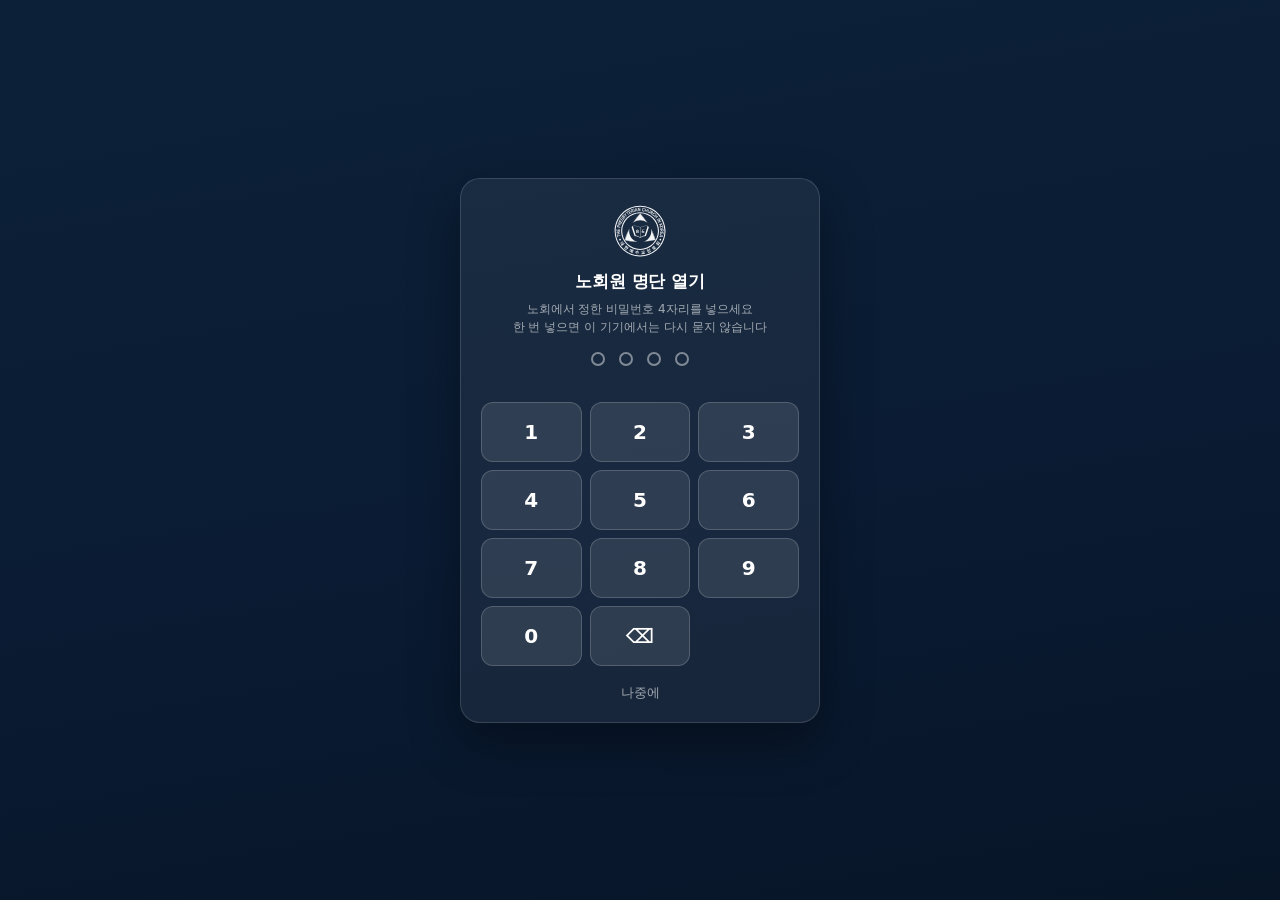
<file: index.html>
<!DOCTYPE html>
<html lang="ko">
<head>
<meta charset="utf-8">
<meta name="viewport" content="width=device-width, initial-scale=1, viewport-fit=cover">
<title>노회 문서 · 대한예수교장로회(백석) 서울강동노회</title>
<meta name="description" content="대한예수교장로회(백석) 서울강동노회의 증명서(재직·소속·개척확인·설립·노회 참석·노회비 납부·목사 안수)와 노회 공문을 만들어 인쇄·PDF·이미지로 받고 드라이브에 보관하는 앱입니다.">
<meta name="robots" content="noindex, nofollow">
<meta name="theme-color" content="#8B1D24">
<link rel="manifest" href="manifest.webmanifest">
<link rel="apple-touch-icon" href="assets/icons/apple-touch-icon-180.png">
<meta name="mobile-web-app-capable" content="yes">
<meta name="apple-mobile-web-app-capable" content="yes">
<meta name="apple-mobile-web-app-title" content="노회 문서">
<link rel="stylesheet" href="assets/app.css?v=98">
<link rel="stylesheet" href="assets/ord.css?v=90">
</head>
<body>

<div class="app">

  <header class="topbar">
    <div class="brand" id="brandHome" role="button" tabindex="0" aria-label="처음 화면으로">
      <span class="eyebrow">대한예수교장로회(백석) · 서울강동노회</span>
      <h1>노회 문서</h1>
    </div>
    <button type="button" class="ghost home" id="homeBtn" aria-label="처음 화면으로">⌂ 홈</button>
    <button type="button" class="ghost" id="installBtn" hidden>앱 설치</button>
  </header>

  <main>


    <!-- ================= 표지 ================= -->
    <section class="view" id="view-cover" hidden>
      <div class="cv-sheet">
        <header class="cv-head">
          <img class="cv-mark" src="assets/logo-white.svg" alt="대한예수교장로회(백석) 엠블럼">
          <div class="cv-org">
            <span class="cv-o1">대한예수교장로회(백석)</span>
            <span class="cv-o2">서울강동노회</span>
          </div>
        </header>
        <i class="cv-rule" aria-hidden="true"></i>

        <div class="cv-core">
          <h2 class="cv-title">노회 문서</h2>
          <p class="cv-lede">노회가 발행하는 증명서와 공문을<br>이 자리에서 바로 뽑습니다</p>

          <button type="button" class="cv-cta" id="cvGo">
            <span>증명서 발급</span>
            <svg class="go" viewBox="0 0 24 24" fill="none" stroke="currentColor" stroke-width="2.2" stroke-linecap="round" stroke-linejoin="round" aria-hidden="true"><path d="M5 12h13M13 6.5 18.5 12 13 17.5"/></svg>
          </button>

          <button type="button" class="cv-cta cv-cta-2" id="cvNotice">
            <span>노회 공문 발급</span>
            <svg class="go" viewBox="0 0 24 24" fill="none" stroke="currentColor" stroke-width="2.2" stroke-linecap="round" stroke-linejoin="round" aria-hidden="true"><path d="M5 12h13M13 6.5 18.5 12 13 17.5"/></svg>
          </button>

          <p class="cv-types" id="cvTypes"></p>
        </div>

        <footer class="cv-foot">
          <button type="button" class="cv-link cv-small" id="cvRoster">노회원 명단</button>
          <button type="button" class="cv-link cv-small" id="cvAdmin">관리자</button>
          <div class="cv-hair" aria-hidden="true"></div>
          <p>서울특별시 광진구 구의강변로3가길 33, 2층</p>
          <p>Tel 02-429-1318<span class="d">·</span>Fax 02-429-1319</p>
          <p class="cv-credit">앱 개발 박재용</p>
        </footer>
      </div>
    </section>

    <!-- ================= 발급하기 ================= -->
    <section class="view" id="view-issue">
      <div class="cv-backrow"><button type="button" class="cv-back" id="coverBtn" aria-label="표지 화면으로">← 표지로</button></div>
      <div class="issue-grid">

        <div class="left-col">
          <form class="card form" id="certForm" autocomplete="off" novalidate>
            <div class="card-head">
              <h2>증명서 정보</h2>
              <button type="button" class="mini" id="resetBtn">입력 초기화</button>
            </div>

            <div class="row2">
              <div class="field">
                <label for="fType">증명서 종류</label>
                <select id="fType"></select>
              </div>
              <div class="field">
                <label for="fPerson">노회원 명단에서 고르기</label>
                <select id="fPerson"><option value="">— 직접 입력 —</option></select>
              </div>
            </div>

            <div class="field">
              <label for="fName"><span id="nameLabel">성명</span> <span class="req">*</span></label>
              <input id="fName" list="peopleList" placeholder="이름을 입력하거나 명단에서 고르세요" enterkeyhint="next">
              <datalist id="peopleList"></datalist>
              <p class="hint" id="nameHint">명단에 있는 이름을 고르면 직분·생년월일·교회·주소가 저절로 채워집니다.</p>
            </div>

            <!-- ===== 목사 안수증 전용 입력 (이 종류를 고를 때만 보인다) ===== -->
            <div class="ord-panel" id="ordPanel" hidden>
              <h3>목사 안수증 — 한글·영문 두 쪽이 함께 나옵니다</h3>
              <div class="row2">
                <div class="field">
                  <label for="fNameEn">영문 성명</label>
                  <input id="fNameEn" placeholder="Kang Junghyun">
                  <p class="hint auto-line" id="fNameEnState"><span class="auto-badge" id="fNameEnBadge">자동</span><span id="fNameEnNote">한글 성명에서 채웁니다.</span> <button type="button" class="mini" id="fNameEnReset" hidden>자동으로</button></p>
                </div>
                <div class="field">
                  <label for="fOrdDocNo">문서번호 번호</label>
                  <input id="fOrdDocNo" placeholder="20250601" inputmode="numeric">
                </div>
              </div>
              <div class="row2">
                <div class="field">
                  <label for="fOrdDate">안수일</label>
                  <input id="fOrdDate" type="date" min="1950-01-01" max="2100-12-31">
                </div>
                <div class="field" id="ordPhotoField">
                  <div id="ordPhotoPicker">
                    <label>증명사진</label>
                    <div class="photo-pick">
                      <div class="thumb" id="ordPhotoThumb">없음</div>
                      <button type="button" class="mini" id="ordPhotoBtn">사진 넣기</button>
                      <button type="button" class="mini" id="ordPhotoList">명단 사진</button>
                      <button type="button" class="mini" id="ordPhotoDel">지우기</button>
                    </div>
                    <input type="file" id="ordPhotoFile" accept="image/*" hidden>
                    <p class="hint" id="ordPhotoHint">사진은 이 기기에만 저장됩니다. 명단에 사진이 있으면 저절로 채워집니다.</p>
                  </div>
                  <p class="hint" id="ordPhotoOffNote" hidden>이 증명서는 관리자 › 종류별 문구에서 <b>사진 표시 — 빼기</b>로 정해 두어 사진을 넣지 않습니다. 넣으려면 거기서 <b>넣기</b>로 바꾸세요.</p>
                </div>
              </div>
              <div class="field">
                <label for="fOrdComm">안수위원 명단(한글)</label>
                <textarea id="fOrdComm" rows="2" placeholder="이름을 쉼표나 줄바꿈으로 나열하세요"></textarea>
              </div>
              <div class="field" id="fOrdCommEnField" hidden>
                <label for="fOrdCommEn">안수위원 명단(영문)</label>
                <textarea id="fOrdCommEn" rows="2" placeholder="Names, separated by commas"></textarea>
                <p class="hint auto-line" id="fOrdCommEnState"><span class="auto-badge" id="fOrdCommEnBadge">자동</span><span id="fOrdCommEnNote">한글 명단에서 사람별로 채웁니다.</span> <button type="button" class="mini" id="fOrdCommEnReset" hidden>자동으로</button></p>
                <p class="hint">관리자에서 ‘영문판에 안수위원 명단 — 넣기’를 고른 때만 영문판에 찍힙니다.</p>
              </div>
            </div>

            <div class="row2">
              <div class="field">
                <label for="fPosition">직분</label>
                <input id="fPosition" list="posList" placeholder="목사">
              </div>
              <div class="field">
                <label for="fBirth">생년월일</label>
                <input id="fBirth" type="date" min="1900-01-01" max="2100-12-31">
              </div>
            </div>

            <div class="field">
              <label for="fChurch">교회명</label>
              <input id="fChurch">
            </div>

            <div class="field ord-hide">
              <label for="fChurchAddr">교회 주소</label>
              <input id="fChurchAddr" placeholder="서울특별시 광진구 구의강변로3가길 33, 상가 2층(구의동)">
            </div>

            <div class="field ord-hide">
              <label for="fAddr">주소(개인)</label>
              <input id="fAddr" placeholder="성명 기준 주소 (비우면 빈칸으로 찍힘)">
            </div>

            <div class="row2 ord-hide">
              <div class="field">
                <label for="fSender">발신처</label>
                <input id="fSender" value="서울강동노회">
              </div>
              <div class="field">
                <label for="fRecipient">수신처</label>
                <input id="fRecipient" placeholder="받는 곳 (비우면 인쇄 안 됨)">
              </div>
            </div>

            <div id="extraBox"></div>

            <details class="adv ord-hide" id="noticeBox">
              <summary>노회 공문 연결 · 문서번호 · 제목</summary>
              <div class="adv-body">
                <div class="field">
                  <label for="fNotice">노회 공문</label>
                  <select id="fNotice"><option value="">— 연결 안 함 —</option></select>
                </div>
                <div class="row2">
                  <div class="field">
                    <label for="fDocNo">문서번호</label>
                    <input id="fDocNo" placeholder="예: 서울강동 제1102603-16호">
                  </div>
                  <div class="field">
                    <label for="fTitle">제목</label>
                    <input id="fTitle" placeholder="예: 제87회(111) 4월 정기노회 소집 건">
                  </div>
                </div>
                <p class="hint">공문을 고르면 문서번호·제목이 그 공문 값으로 들어가고, 발급대장에 공문번호가 함께 기록됩니다.</p>
              </div>
            </details>

            <div class="field">
              <label for="fDate">발급일</label>
              <input id="fDate" type="date">
            </div>

            <details class="adv" id="advBox">
              <summary>증명서 번호 · Internet No.</summary>
              <div class="adv-body">
                <div class="field">
                  <label for="fNo">발급번호 (자동)</label>
                  <input id="fNo" placeholder="제2026-001호" readonly>
                </div>
                <div class="field">
                  <label for="fInet">Internet No.</label>
                  <input id="fInet" placeholder="자동 생성">
                </div>
                <p class="hint">발급번호는 드라이브 발급대장과 이어서 자동으로 올라갑니다. 규칙(접두어·시작번호·자릿수)은 관리자 › 발급번호 설정에서 바꿉니다. Internet No.는 필요하면 고쳐 쓰세요.</p>
              </div>
            </details>

            <details class="adv" id="sealBox">
              <summary>직인</summary>
              <div class="adv-body">
                <div class="seg" id="sealSeg" role="radiogroup" aria-label="직인">
                  <label><input type="radio" name="sealOnOff" value="on" checked><span>직인 찍기</span></label>
                  <label><input type="radio" name="sealOnOff" value="off"><span>직인 없이</span></label>
                </div>
                <div class="seal-slots" id="sealSlots"></div>
                <input type="file" id="sealFile" accept="image/*" hidden>
                <p class="hint">노회장 인·서기 인·노회 사각 인은 기본으로 찍힙니다. 다른 직인 사진을 넣으면 그것으로 바뀌고, 지우면 기본 직인으로 돌아갑니다. 올린 사진은 이 기기 브라우저에만 저장되고 사이트에는 올라가지 않습니다.</p>
              </div>
            </details>

            <p class="warn" id="formWarn" hidden></p>
          </form>

          <div class="actions" id="actionBar">
            <button type="button" class="btn primary" id="btnPrint">인쇄</button>
            <button type="button" class="btn" id="btnPdf">PDF 저장</button>
            <button type="button" class="btn" id="btnPng">이미지 저장</button>
          </div>
          <p class="cloud-chip" id="cloudChip" hidden></p>
          <p class="cloud-hint">발급하면 이 지면이 JPG로 목사님 드라이브 <b>certificate-app › 발급증명서</b>에 저절로 저장되고, 발급대장에 한 줄 남습니다.</p>
        </div>

        <div class="preview-card">
          <div class="preview-head">
            <h2>미리보기 <span class="tag" id="pvTag">A4 1장</span></h2>
            <div class="preview-tools">
              <button type="button" class="mini" id="zoomBtn">크게 보기</button>
            </div>
          </div>

          <div class="paper-host" id="paperHost">
            <!-- ===== A4 지면 ===== -->
            <div class="paper" id="paper" data-sg="1">
              <img class="wm" id="pWm" src="assets/logo-navy.svg" alt="">

              <!-- ===== 위: 머리글 띠 (지면 위에 고정) ===== -->
              <div class="p-top">
                <div class="p-band">
                  <div class="p-brand">
                    <img class="p-mark" id="pMark" src="assets/logo-white.svg" alt="">
                    <div class="hl1" id="pOrgLine" data-cf="org"><span id="pOrg">대한예수교장로회(백석)</span><span class="gap-org" id="pOrgGap"></span><span id="pPresb">서울강동노회</span></div>
                  </div>
                </div>
                <div class="p-sub">
                  <div class="hl2" id="pHq"></div>
                  <div class="hl2" id="pAddrRow" data-cf="presbyteryAddress"><span id="pPostal">(05048)</span> <span id="pNohoeAddr">서울특별시 광진구 구의강변로3가길 33, 2층</span><span class="gap-tel" id="pTelGap"></span><span id="pTel">Tel: 02-429-1318</span><span class="gap-tel" id="pFaxGap"></span><span id="pFax">Fax: 02-429-1319</span></div>
                  <div class="p-holy" id="pHolyline" data-cf="slogan" hidden></div>
                  <i class="p-rule"></i>
                </div>
              </div>

              <!-- ===== 가운데: 번호·제목·항목·본문·날짜·서명부 ===== -->
              <div class="cno" id="pNo">노회(증) 제26-00001호</div>

              <!-- 공문 발신처·수신처 (비어 있으면 그 줄은 찍지 않는다) -->
              <div class="mailhead" id="pMail">
                <div class="mrow" id="pFromRow"><span class="mk">발신처</span><span class="mv" id="pFrom">서울강동노회</span></div>
                <div class="mrow" id="pToRow"><span class="mk">수신처</span><span class="mv" id="pTo"></span></div>
              </div>

              <div class="title"><span id="pTitle" data-cf="typeTitle">소속증명서</span></div>

              <div class="fields" id="pFields"></div>

              <div class="body" id="pBody"></div>

              <div class="date" id="pDate">2026년 11월 25일</div>

              <img class="photo" id="pPhoto" alt="">
              <!-- 증명사진에 걸치는 압인(철인) — 사진을 바꿔치기하지 않았다는 표시 -->
              <img class="p-stamp" id="pStamp" alt="">

              <div class="sign" id="pSignStd">
                <div class="sg1wrap"><div class="sg1"><span id="pSignOrg">대한예수교장로회(백석) 서울강동노회</span><span class="seal-hold seal-hold-org"><img class="seal-org" id="sealOrg" alt=""></span></div></div>
                <div class="sg2wrap">
                  <div class="sg2">
                    <span class="st" id="pSignChairTitle">노회장</span><span class="sn"><span id="pSignChair">이용동</span><span class="seal-hold seal-hold-name"><img class="seal-name" id="sealChair" alt=""></span></span>
                    <span class="st" id="pSignTitle">서기</span><span class="sn"><span id="pSigner">박재용</span><span class="seal-hold seal-hold-name"><img class="seal-name" id="sealSecretary" alt=""></span></span>
                  </div>
                </div>
              </div>

              <!-- 고시 합격·수료·당선 문서 서명부 — 노회명과 그 옆 노회 사각 인,
                   아래에 노회장·책임자 두 줄(당선증은 책임자 한 줄) -->
              <div class="sign sign-head" id="pSignHead" hidden>
                <div class="sg1wrap" id="pHeadOrgWrap"><div class="sg1"><span id="pHeadOrg">대한예수교장로회(백석) 서울강동노회</span><span class="seal-hold seal-hold-org"><img class="seal-org" id="sealHeadSq" alt="노회 사각 인"></span></div></div>
                <div class="sg2wrap">
                  <div class="sg2">
                    <span class="st" id="pHeadChairTitle">노회장</span><span class="sn" id="pHeadChairCell"><span id="pHeadChairName">이용동 목사</span></span>
                    <span class="st" id="pHeadDocTitle">교육부장</span><span class="sn" id="pHeadDocCell"><span id="pHeadDocName"></span></span>
                  </div>
                </div>
              </div>

              <!-- ===== 아래: 지면 바닥에 고정 ===== -->
              <div class="p-bottom">
                <div class="band" hidden><img src="assets/band.png" alt=""></div>
                <div class="inet">(Internet No) <span id="pInet">NBDF191948314</span></div>
                <div class="p-qrrow">
                  <div class="note" id="pNoteLine" data-cf="note1">본 증명서의 진위 여부는 대한예수교장로회(백석) 서울강동노회로 문의하시기 바랍니다 발급일로부터 90일까지 유효합니다</div>
                  <img class="p-qr" id="pQr" alt="진위 확인 QR">
                </div>
              </div>
              <div class="p-foot"><span class="p-footline" id="pContact"></span></div>
            </div>
            <!-- ===== /A4 지면 ===== -->

            <!-- ===== 목사 안수증 지면(한글 1쪽 + 영문 1쪽) ===== -->
            <div id="ordPapers">
              <p class="ord-cap">한글판</p>
              <div class="paper ord" id="ordKo" data-lang="ko">
                <img class="od-frame" src="assets/ord-frame.svg" alt="">
                <div class="od-inner">
                  <img class="od-wm" id="odKoWm" src="assets/logo-watermark.svg" alt="">
                  <div class="od-no" id="odKoNo"></div>
                  <div class="od-title" id="odKoTitle"></div>
                  <div class="od-photo" id="odKoPhotoBox" data-empty="1">
                    <img id="odKoPhoto" alt="증명사진"><span class="ph-ph" id="odKoPhPh">증명사진</span>
                  </div>
                  <img class="od-stamp" id="odKoStamp" src="assets/seals/stamp-emblem-ink.png" alt="" hidden>
                  <div class="od-lines" id="odKoLines">
                    <div class="od-line"><span class="od-lb" id="odKoLbName"></span><span class="od-cl">:</span><span class="od-vl" id="odKoName"></span></div>
                    <div class="od-line"><span class="od-lb" id="odKoLbBirth"></span><span class="od-cl">:</span><span class="od-vl" id="odKoBirth"></span></div>
                  </div>
                  <div class="od-body" id="odKoBody"></div>
                  <div class="od-comm" id="odKoComm"><span class="od-lb" id="odKoCommLb"></span><span class="od-nm" id="odKoCommNm"></span></div>
                  <div class="od-date" id="odKoDate"></div>
                  <div class="od-org" id="odKoOrg"></div>
                  <div class="od-sign">
                    <div class="od-sg"><span class="st" id="odKoChairT"></span><span class="sn" id="odKoChairN"></span></div>
                    <div class="od-sg"><span class="st" id="odKoSecT"></span><span class="sn" id="odKoSecN"></span></div>
                  </div>
                  <div class="od-seal sq" id="odKoSealSq"><img alt="노회 사각 인"></div>
                  <div class="od-seal r1" id="odKoSealR1"><img alt="노회장 인"></div>
                  <div class="od-seal r2" id="odKoSealR2"><img alt="서기 인"></div>
                  <img class="od-qr" id="odKoQr" alt="진위 확인 QR">
                  <div class="od-inet" id="odKoInet"></div>
                </div>
              </div>

              <p class="ord-cap gap">영문판</p>
              <div class="paper ord" id="ordEn" data-lang="en">
                <img class="od-frame" src="assets/ord-frame.svg" alt="">
                <div class="od-inner">
                  <img class="od-wm" id="odEnWm" src="assets/logo-watermark.svg" alt="">
                  <div class="od-no" id="odEnNo"></div>
                  <div class="od-title" id="odEnTitle"></div>
                  <div class="od-photo" id="odEnPhotoBox" data-empty="1">
                    <img id="odEnPhoto" alt="Photo"><span class="ph-ph" id="odEnPhPh">PHOTO</span>
                  </div>
                  <img class="od-stamp" id="odEnStamp" src="assets/seals/stamp-emblem-ink.png" alt="" hidden>
                  <div class="od-lines" id="odEnLines">
                    <div class="od-line"><span class="od-lb" id="odEnLbName"></span><span class="od-cl">:</span><span class="od-vl" id="odEnName"></span></div>
                    <div class="od-line"><span class="od-lb" id="odEnLbBirth"></span><span class="od-cl">:</span><span class="od-vl" id="odEnBirth"></span></div>
                  </div>
                  <div class="od-body" id="odEnBody"></div>
                  <div class="od-comm" id="odEnComm" hidden><span class="od-lb" id="odEnCommLb"></span><span class="od-nm" id="odEnCommNm"></span></div>
                  <div class="od-date" id="odEnDate"></div>
                  <div class="od-org" id="odEnOrg"></div>
                  <div class="od-sign">
                    <div class="od-sg"><span class="st" id="odEnChairT"></span><span class="sn" id="odEnChairN"></span></div>
                    <div class="od-sg"><span class="st" id="odEnSecT"></span><span class="sn" id="odEnSecN"></span></div>
                  </div>
                  <div class="od-seal sq" id="odEnSealSq"><img alt="Presbytery seal"></div>
                  <div class="od-seal r1" id="odEnSealR1"><img alt="Chairman seal"></div>
                  <div class="od-seal r2" id="odEnSealR2"><img alt="Secretary seal"></div>
                  <img class="od-qr" id="odEnQr" alt="Verify QR">
                  <div class="od-inet" id="odEnInet"></div>
                </div>
              </div>
            </div>
            <!-- ===== /목사 안수증 지면 ===== -->
          </div>

          <p class="pv-foot">지면은 인쇄 용지에 맞춰 A4 한 장으로 나옵니다.</p>
        </div>
      </div>
    </section>

    <!-- ================= 노회 공문 작성 =================
         문구·직인·워터마크 농도·문서번호 규칙은 '공문 관리자'(view-notice-admin)에서 고칩니다.
         이 화면은 글을 쓰고 파일을 붙이고 지면을 만들고 저장하는 문서 작성 페이지입니다. -->
    <section class="view" id="view-notice" hidden>
      <div class="nt-head">
        <button type="button" class="cv-back" id="ntCoverBtn">← 표지로</button>
        <div class="nt-headright">
          <span class="nt-badge" id="ntDraftBadge" hidden>이어 쓰는 중</span>
          <button type="button" class="cv-back nt-adminlink" id="ntAdminBtn">공문 관리자</button>
        </div>
      </div>

      <div class="nt-grid">

        <!-- ---------- 지면 미리 보기 (모바일에서는 이 칸이 먼저) ---------- -->
        <div class="nt-prev">
          <div class="preview-head">
            <h2>미리 보기 <span class="tag" id="ntPageTag">A4 1장</span></h2>
            <div class="preview-tools">
              <button type="button" class="mini" id="ntCopyBtn">전체 텍스트 복사</button>
              <button type="button" class="mini" id="ntZoomBtn">크게 보기</button>
            </div>
          </div>
          <div class="nt-host" id="ntHost"><div class="nt-pages" id="ntPages"></div></div>
          <p class="pv-foot">지면의 글자를 누르면 그 칸으로 옮겨 갑니다.</p>
        </div>

        <!-- ---------- 작성 ---------- -->
        <div class="nt-form">
          <form class="card form" id="ntForm" autocomplete="off" novalidate>
            <div class="card-head">
              <h2>공문 내용</h2>
              <button type="button" class="mini" id="ntNewBtn">새 공문</button>
            </div>

            <div class="row2">
              <div class="field">
                <label for="ntNo">문서번호</label>
                <input id="ntNo" data-nt="no">
              </div>
              <div class="field">
                <label for="ntDate">시행일자</label>
                <input id="ntDate" type="date" min="2000-01-01" max="2100-12-31" data-nt="date">
              </div>
            </div>

            <div class="field">
              <label for="ntTo">수신 <small class="hint-inline">(엔터로 한 줄에 한 사람씩)</small></label>
              <textarea id="ntTo" data-nt="recipient" rows="2" placeholder="예: 전 노회원(강도사 및 전도사 포함)&#10;각 교회 담임목사님"></textarea>
              <p class="hint">여러 줄로 적으면 지면에 수 신 줄부터 이어서 찍히고, 빈 줄은 인쇄되지 않습니다.</p>
            </div>

            <div class="field">
              <label for="ntTitle">제목</label>
              <input id="ntTitle" data-nt="title" placeholder="예: 제87회(111) 정기노회 소집 건">
            </div>

            <div class="field">
              <label for="ntBody">본문 <small class="hint-inline" id="ntBodyCount">0자</small></label>
              <textarea id="ntBody" data-nt="body" rows="16" placeholder="공문 본문을 적으세요.&#10;'1.' '1)' '가)' '* ' 처럼 번호를 쓰면 4mm씩 들여 씁니다."></textarea>
              <p class="hint" id="ntBodyHint">여기에 직접 타이핑하면 지면에 그대로 찍힙니다. 한 장을 넘으면 다음 장으로 넘어가고, 장마다 머리글·서명부·문서정보가 반복됩니다.</p>
            </div>

            <details class="adv" id="ntSignBox">
              <summary>발신명의 · 일자</summary>
              <div class="adv-body">
                <div class="row2">
                  <div class="field"><label for="ntChair">노회장</label><input id="ntChair" data-nt="chair" placeholder="황명구목사"></div>
                  <div class="field"><label for="ntSigner">서기</label><input id="ntSigner" data-nt="secretary" placeholder="박재용목사"></div>
                </div>
                <div class="field">
                  <label for="ntRefDate">서명부에 찍히는 일자 <small class="hint-inline">(비우면 시행일자와 같게)</small></label>
                  <input id="ntRefDate" data-nt="refDate" placeholder="2026년 03 월 23 일">
                </div>
              </div>
            </details>

            <div class="nt-attach">
              <div class="nt-attach-head">
                <b>본문에 파일 내용 넣기 <small class="hint-inline">(보조)</small></b>
                <span id="ntFileInfo">고른 파일 없음</span>
              </div>
              <p class="hint" style="margin:0 0 9px">직접 쓴 본문이 있으면 그대로 두고 파일 내용이 <b>뒤에 덧붙습니다</b>(본문이 비어 있으면 파일 내용이 본문이 됩니다). 텍스트(.txt·.md)·엑셀(.xlsx·.xls)·CSV를 읽고, 고른 원본 파일은 드라이브 <b>노회공문</b> 폴더에도 함께 남깁니다.</p>
              <div class="nt-attach-acts">
                <button type="button" class="mini" id="ntFileBtn">파일 고르기</button>
                <button type="button" class="mini" id="ntFileUndo" hidden>본문 되돌리기</button>
              </div>
              <input type="file" id="ntFile" accept=".txt,.md,.csv,.xlsx,.xls,text/plain,text/csv" hidden>
            </div>
          </form>

          <div class="actions nt-actions" id="ntActions">
            <button type="button" class="btn primary" id="ntPdfBtn">PDF 저장</button>
            <button type="button" class="btn" id="ntJpgBtn">이미지 저장</button>
            <button type="button" class="btn" id="ntPrintBtn">인쇄</button>
          </div>

          <button type="button" class="btn primary nt-drive" id="ntSaveBtn">드라이브에 저장</button>
          <p class="cloud-chip" id="ntChip" hidden></p>
          <p class="cloud-hint">저장하면 지면 PDF와 고른 첨부 원본이 목사님 드라이브 <b>노회공문</b> 폴더에 남고, 서버 <b>노회공문</b> 탭에 한 줄 기록됩니다.</p>
          <div class="nt-past">
            <button type="button" class="cv-link nt-pastbtn" id="ntPastBtn">지난 공문 불러오기 · PDF로 보기 →</button>
          </div>
        </div>

      </div>
    </section>

    <!-- ================= 공문 관리자 (작성 페이지와 분리된 설정 화면) ================= -->
    <section class="view" id="view-notice-admin" hidden>
      <div class="nt-head">
        <button type="button" class="cv-back" id="ntaBackBtn">← 노회 공문 작성</button>
        <span class="nt-badge2">공문 관리자</span>
      </div>

      <div class="fmt-wrap">
        <div class="card fmt">
          <div class="card-head">
            <h2>공문 서식 <span class="cnt">지면에 찍히는 글자</span></h2>
            <button type="button" class="mini" id="ntaReset">기본값 복원</button>
          </div>
          <p class="hint" style="margin:-4px 2px 12px">여기서 고친 글자·직인·농도는 이 기기의 공문 지면에 바로 반영됩니다.</p>

          <h3 class="fmt-h">머리글</h3>
          <div class="row2">
            <div class="field"><label for="ntaOrg">교단명</label><input id="ntaOrg" data-nta="org"></div>
            <div class="field"><label for="ntaPresb">노회명</label><input id="ntaPresb" data-nta="presbytery"></div>
          </div>
          <div class="field"><label for="ntaSlogan">표어</label><input id="ntaSlogan" data-nta="slogan"></div>

          <h3 class="fmt-h">서명부</h3>
          <div class="row2">
            <div class="field"><label for="ntaChair">노회장</label><input id="ntaChair" data-nta="chair"></div>
            <div class="field"><label for="ntaSigner">서기</label><input id="ntaSigner" data-nta="secretary"></div>
          </div>
          <div class="seg" id="ntaSealSeg" role="radiogroup" aria-label="직인">
            <label><input type="radio" name="ntaSeal" value="on"><span>직인 찍기</span></label>
            <label><input type="radio" name="ntaSeal" value="off"><span>직인 없이</span></label>
          </div>
          <div class="seal-slot" style="margin:2px 0 4px">
            <div class="seal-thumb" id="ntaSealThumb">기본</div>
            <div class="seal-acts">
              <button type="button" class="mini" id="ntaSealBtn">직인 사진 넣기</button>
              <button type="button" class="mini" id="ntaSealDel">기본으로</button>
            </div>
          </div>
          <input type="file" id="ntaSealFile" accept="image/*" hidden>
          <p class="hint" style="margin:4px 2px 0">기본 직인은 노회 사각 인입니다. 다른 사진을 넣으면 그것으로 바뀌고, 지우면 기본으로 돌아갑니다. 사진은 이 기기에만 저장됩니다.</p>

          <h3 class="fmt-h">성구 · 로고</h3>
          <div class="field"><label for="fmSlogan">성구 문구 <small class="hint-inline">(비우면 빠짐)</small></label><input id="fmSlogan" data-fmt="slogan" placeholder="“사랑을 심고, 사랑을 꽃피우는 노회” 엡4:15"></div>
          <div class="field">
            <label for="fmRuleColor">가로선 색 <small class="hint-inline">(기본 고동색)</small></label>
            <input id="fmRuleColor" type="color" data-fmt="ruleColor" value="#1B3A5A">
          </div>
          <div class="field">
            <label for="fmLogoSize">머리글 로고 크기</label>
            <select id="fmLogoSize" data-fmt="logoSize">
              <option value="13">작게 (13mm)</option>
              <option value="16">보통 (16mm)</option>
              <option value="19">크게 (19mm)</option>
            </select>
          </div>

          <h3 class="fmt-h">워터마크</h3>
          <div class="seg nt-wmseg" id="ntaWmSeg" role="radiogroup" aria-label="노회 로고 워터마크 농도">
            <label><input type="radio" name="ntaWm" value="4"><span>옅게 4%</span></label>
            <label><input type="radio" name="ntaWm" value="6"><span>보통 6%</span></label>
            <label><input type="radio" name="ntaWm" value="10"><span>진하게 10%</span></label>
            <label><input type="radio" name="ntaWm" value="0"><span>없음</span></label>
          </div>

          <h3 class="fmt-h">발신 연락</h3>
          <div class="row2">
            <div class="field"><label for="ntaPostal">우편번호</label><input id="ntaPostal" data-nta="postal"></div>
            <div class="field"><label for="ntaTel">전화</label><input id="ntaTel" data-nta="tel"></div>
          </div>
          <div class="field"><label for="ntaAddr">주소</label><input id="ntaAddr" data-nta="address"></div>
          <div class="field"><label for="ntaEmail">E-mail</label><input id="ntaEmail" data-nta="email"></div>
          <div class="field"><label for="ntaRuleColor">가로선 색 <small class="hint-inline">(기본 고동색)</small></label><input id="ntaRuleColor" type="color" data-nta="ruleColor" value="#1B3A5A"></div>
          <div class="field"><label for="ntaDisclosure">공개 구분 <small class="hint-inline">(지면 아래 시행일자 옆)</small></label><input id="ntaDisclosure" data-nta="disclosure" placeholder="공개"></div>

          <h3 class="fmt-h">붙임 표기</h3>
          <div class="seg" role="radiogroup" aria-label="붙임 표기">
            <label><input type="radio" name="ntaAttach" value="on"><span>붙임 찍기</span></label>
            <label><input type="radio" name="ntaAttach" value="off"><span>붙임 없이</span></label>
          </div>
          <div class="field"><label for="ntaAttachNote">첨부가 없을 때 문구 <small class="hint-inline">(비우면 줄 자체를 뺍니다)</small></label><input id="ntaAttachNote" data-nta="attachNote" placeholder="예: 붙임 : 1부"></div>
          <p class="hint" style="margin:-2px 2px 4px">파일을 붙이면 그 파일 이름이 <b>붙임 : 파일이름 1부</b>로 본문 끝에 들어갑니다.</p>

          <h3 class="fmt-h">문서번호 규칙</h3>
          <div class="row2">
            <div class="field"><label for="ntaNoPrefix">접두어</label><input id="ntaNoPrefix" data-nta="noPrefix" placeholder="서울강동 제"></div>
            <div class="field"><label for="ntaNoNext">다음 번호</label><input id="ntaNoNext" data-nta="noNext" placeholder="1102603-17"></div>
          </div>
          <p class="hint" id="ntaNoPreview" style="margin:2px 2px 10px">다음 문서번호: —</p>
          <div class="fmt-actions"><button type="button" class="btn primary" id="ntaSave">서식 저장</button></div>
        </div>

        <div class="card fmt">
          <div class="card-head">
            <h2>공문 목록 <span class="cnt" id="ntaCnt">—</span></h2>
            <button type="button" class="mini" id="ntaReload">새로 고침</button>
          </div>
          <div class="hfilter">
            <input type="search" id="ntaQ" placeholder="제목·문서번호·수신으로 찾기">
            <select id="ntaYear"><option value="">전체 연도</option></select>
          </div>
          <p class="hstate" id="ntaState" hidden></p>
          <div class="hlist nt-list" id="ntaList"></div>
        </div>

        <div class="card fmt">
          <div class="card-head"><h2>드라이브 저장</h2></div>
          <p class="hint" style="margin:-4px 2px 10px">공문 지면 PDF와 첨부 원본은 목사님 드라이브 <b>certificate-app › 노회공문</b> 폴더에 저장되고, 서버 <b>노회공문</b> 탭에 한 줄 남습니다.</p>
          <p class="hint" id="ntaKeyState" style="margin:0 2px 10px;color:#0e2442;font-weight:600">연결 상태 확인 중…</p>
          <div class="field"><label for="ntaKeyInput">연결 키 (40자)</label><input id="ntaKeyInput" autocomplete="off" spellcheck="false" placeholder="증명서 발급 › 관리자 › 드라이브 연결과 같은 키"></div>
          <div class="fmt-actions">
            <button type="button" class="btn primary" id="ntaKeySave">연결 저장</button>
            <button type="button" class="btn" id="ntaListLoad">공문 목록 불러오기</button>
          </div>
        </div>
      </div>
    </section>

    <!-- ================= 발급 이력 ================= -->
    <section class="view" id="view-history" hidden>
      <div class="card history">
        <div class="card-head">
          <h2>발급 이력 <span class="cnt" id="hCnt">—</span></h2>
          <button type="button" class="mini" id="hXlsx">엑셀로 받기</button>
        </div>

        <div class="hfilter">
          <input type="search" id="hSearch" placeholder="이름·제목·번호로 찾기" enterkeyhint="search">
          <select id="hType"><option value="">전체 종류</option></select>
          <select id="hPeriod">
            <option value="all">전체 기간</option>
            <option value="this">이번 달</option>
            <option value="last">지난달</option>
            <option value="custom">직접 지정</option>
          </select>
        </div>
        <div class="hcustom" id="hCustom" hidden>
          <input type="date" id="hFrom" aria-label="시작일"> <span>~</span> <input type="date" id="hTo" aria-label="끝일">
        </div>

        <p class="hstate" id="hState" hidden></p>
        <div class="hlist" id="hList"></div>
        <div class="hdetail" id="hDetail" hidden></div>
      </div>
    </section>

    <!-- 관리자 탭 (증명서 서식 · 노회원 명단 · 노회 공문 · 연결·설정) -->
    <div class="admin-tabs" id="adminTabs" hidden>
      <button type="button" class="atab" data-atab="cert">증명서 서식</button>
      <button type="button" class="atab" data-atab="people">노회원 명단</button>
      <button type="button" class="atab" data-atab="notice">노회 공문</button>
      <button type="button" class="atab" data-atab="conn">연결·설정</button>
    </div>

    <!-- ================= 관리자(양식 관리) ================= -->
    <section class="view" id="view-format" hidden>
      <div class="fmt-wrap">

        <!-- ===== 목사 안수증 서식 (금색 테두리 양식) ===== -->
        <div class="card fmt" data-group="cert" id="ordCard">
          <div class="card-head">
            <h2>목사 안수증 서식 <span class="cnt">한글·영문 두 쪽</span></h2>
            <button type="button" class="mini" id="ordReset">기본값 복원</button>
          </div>
          <p class="hint" style="margin:-4px 2px 10px">여기서 고친 글자·안수위원·직인·사진 자리가 발급 화면과 안수증 지면에 바로 반영됩니다. 고친 값은 이 기기 브라우저에 저장됩니다. <b>{name}</b> <b>{position}</b> <b>{nameEn}</b> <b>{no}</b> <b>{y}</b> <b>{m}</b> <b>{d}</b> <b>{month}</b>는 입력값으로 바뀝니다.</p>

          <div class="ord-tabs" role="tablist" aria-label="안수증 서식 묶음">
            <button type="button" class="ord-tab on" data-otab="ko" role="tab">한글판</button>
            <button type="button" class="ord-tab" data-otab="en" role="tab">영문판</button>
            <button type="button" class="ord-tab" data-otab="comm" role="tab">안수위원</button>
            <button type="button" class="ord-tab" data-otab="stamp" role="tab">사진·직인·워터마크</button>
          </div>

          <!-- ---------- 한글판 ---------- -->
          <div class="ord-pane" data-opane="ko">
            <h3 class="fmt-h">제목 · 문서번호 · 날짜</h3>
            <div class="ord-grid">
              <div class="field"><label for="oaTitleKo">제목(한글)</label><input id="oaTitleKo" data-ord="titleKo"></div>
              <div class="field"><label for="oaDateKo">날짜 형식(한글) <small class="hint-inline">예: 주후 {y}년 {m}월 {d}일</small></label><input id="oaDateKo" data-ord="dateKo"></div>
              <div class="field"><label for="oaNoKo">문서번호 형식(한글) <small class="hint-inline">예: 서울강동 제{no}호</small></label><input id="oaNoKo" data-ord="noKo"></div>
            </div>

            <h3 class="fmt-h">성명 · 생년월일 줄</h3>
            <div class="ord-grid">
              <div class="field"><label for="oaLbNameKo">성명 라벨(한글)</label><input id="oaLbNameKo" data-ord="lbNameKo"></div>
              <div class="field"><label for="oaLbBirthKo">생년월일 라벨(한글)</label><input id="oaLbBirthKo" data-ord="lbBirthKo"></div>
              <div class="field"><label for="oaNameKo">성명 값 형식(한글)</label><input id="oaNameKo" data-ord="nameKo"></div>
              <div class="field"><label for="oaBirthKo">생년월일 값 형식(한글)</label><input id="oaBirthKo" data-ord="birthKo"></div>
            </div>

            <h3 class="fmt-h">본문</h3>
            <div class="ord-grid">
              <div class="field wide"><label for="oaBodyKo">본문(한글) <small class="hint-inline">Enter로 문단 나누기</small></label><textarea id="oaBodyKo" data-ord="bodyKo" rows="3"></textarea></div>
            </div>

            <h3 class="fmt-h">발급 명의 · 서명부</h3>
            <div class="ord-grid">
              <div class="field wide"><label for="oaOrgKo">발급 명의(한글)</label><input id="oaOrgKo" data-ord="orgKo"></div>
              <div class="field"><label for="oaChairTKo">노회장 직함(한글)</label><input id="oaChairTKo" data-ord="chairTKo"></div>
              <div class="field"><label for="oaChairNKo">노회장 이름(한글)</label><input id="oaChairNKo" data-ord="chairNKo"></div>
              <div class="field"><label for="oaSecTKo">서기 직함(한글) <small class="hint-inline">비우면 빼기</small></label><input id="oaSecTKo" data-ord="secTKo"></div>
              <div class="field"><label for="oaSecNKo">서기 이름(한글)</label><input id="oaSecNKo" data-ord="secNKo"></div>
              <div class="field"><label for="oaCommLabel">안수위원 라벨(한글)</label><input id="oaCommLabel" data-ord="commLabel"></div>
            </div>
          </div>

          <!-- ---------- 영문판 ---------- -->
          <div class="ord-pane" data-opane="en" hidden>
            <h3 class="fmt-h">제목 · 문서번호 · 날짜</h3>
            <div class="ord-grid">
              <div class="field"><label for="oaTitleEn">제목(영문)</label><input id="oaTitleEn" data-ord="titleEn"></div>
              <div class="field"><label for="oaDateEn">날짜 형식(영문) <small class="hint-inline">예: {month} {d}, {y}</small></label><input id="oaDateEn" data-ord="dateEn"></div>
              <div class="field"><label for="oaNoEn">문서번호 형식(영문)</label><input id="oaNoEn" data-ord="noEn"></div>
            </div>

            <h3 class="fmt-h">성명 · 생년월일 줄</h3>
            <div class="ord-grid">
              <div class="field"><label for="oaLbNameEn">Name 라벨(영문)</label><input id="oaLbNameEn" data-ord="lbNameEn"></div>
              <div class="field"><label for="oaLbBirthEn">Date of birth 라벨(영문)</label><input id="oaLbBirthEn" data-ord="lbBirthEn"></div>
              <div class="field"><label for="oaNameEn">성명 값 형식(영문)</label><input id="oaNameEn" data-ord="nameEn"></div>
              <div class="field"><label for="oaBirthEn">생년월일 값 형식(영문)</label><input id="oaBirthEn" data-ord="birthEn"></div>
            </div>

            <h3 class="fmt-h">본문</h3>
            <div class="ord-grid">
              <div class="field wide"><label for="oaBodyEn">본문(영문) <small class="hint-inline">Enter로 문단 나누기</small></label><textarea id="oaBodyEn" data-ord="bodyEn" rows="3"></textarea></div>
            </div>

            <h3 class="fmt-h">발급 명의 · 서명부</h3>
            <div class="ord-grid">
              <div class="field wide"><label for="oaOrgEn">발급 명의(영문) <small class="hint-inline">Enter로 두 줄까지</small></label><textarea id="oaOrgEn" data-ord="orgEn" rows="2"></textarea></div>
              <div class="field"><label for="oaChairTEn">노회장 직함(영문)</label><input id="oaChairTEn" data-ord="chairTEn"></div>
              <div class="field"><label for="oaChairNEn">노회장 이름(영문)</label><input id="oaChairNEn" data-ord="chairNEn"></div>
              <div class="field"><label for="oaSecTEn">서기 직함(영문) <small class="hint-inline">기본 Secretary · 비우면 빼기</small></label><input id="oaSecTEn" data-ord="secTEn"></div>
              <div class="field"><label for="oaSecNEn">서기 이름(영문)</label><input id="oaSecNEn" data-ord="secNEn"></div>
            </div>

            <h3 class="fmt-h">안수위원(영문판)</h3>
            <div class="ord-grid">
              <div class="field"><label for="oaCommShowEn">영문판에 안수위원 명단</label>
                <select id="oaCommShowEn" data-ord="commShowEn"><option value="off">넣지 않음</option><option value="on">넣기</option></select>
              </div>
              <div class="field"><label for="oaCommLabelEn">안수위원 라벨(영문)</label><input id="oaCommLabelEn" data-ord="commLabelEn"></div>
            </div>
            <p class="hint" style="margin:2px 2px 8px">‘넣기’를 고르면 영문판에도 안수위원 명단이 찍힙니다. 명단과 순서는 ‘안수위원’ 묶음에서 고칩니다.</p>

            <h3 class="fmt-h">한글 → 영문 자동 표기</h3>
            <div class="ord-grid">
              <div class="field"><label for="oaAutoEn">자동 채우기</label>
                <select id="oaAutoEn" data-ord="autoEn"><option value="on">켜기</option><option value="off">끄기</option></select>
              </div>
              <div class="field"><label for="oaNameHyphen">이름 표기</label>
                <select id="oaNameHyphen" data-ord="nameHyphen"><option value="off">붙여 쓰기 (Jaeyong)</option><option value="on">하이픈 (Jae-yong)</option></select>
              </div>
            </div>
            <p class="hint" style="margin:2px 2px 8px">한글 성명을 넣으면 영문 성명 칸이 저절로 채워집니다(기본 켜짐). 발급 화면에서 그 칸을 직접 고치면 자동이 멈추고, ‘자동으로’ 단추를 누르면 다시 채웁니다. 인터넷 없이 이 브라우저 안에서 계산합니다.</p>
            <div class="field wide" style="margin:0 2px 6px"><label for="oaRomInput">시험해 보기 <small class="hint-inline">쉼표로 나열</small></label>
              <input id="oaRomInput" value="박재용, 강중현, 김민수, 이서연, 최지훈, 황명구, 이용동">
            </div>
            <div class="rom-out" id="oaRomOut" aria-live="polite"></div>
          </div>

          <!-- ---------- 안수위원 ---------- -->
          <div class="ord-pane" data-opane="comm" hidden>
            <h3 class="fmt-h">한글판 안수위원 <small class="hint-inline">추가 · 빼기 · 순서 바꾸기</small></h3>
            <div class="oc-list" id="ocKoList"></div>
            <div class="oc-add">
              <input id="ocKoNew" placeholder="이름 (예: 홍길동)" aria-label="한글판 안수위원 이름">
              <button type="button" class="mini" id="ocKoAdd">+ 추가</button>
            </div>
            <p class="hint" style="margin:6px 2px 12px">▲▼로 순서를 바꾸고 ✕로 뺍니다. 지면에는 이 순서대로 한 줄로 찍히고, 길면 자동으로 접힙니다.</p>

            <h3 class="fmt-h">영문판 안수위원 <small class="hint-inline">영문판에 넣을 때만 쓰입니다</small></h3>
            <div class="oc-list" id="ocEnList"></div>
            <div class="oc-add">
              <input id="ocEnNew" placeholder="Name (예: Rev. Hong Gil-dong)" aria-label="영문판 안수위원 이름">
              <button type="button" class="mini" id="ocEnAdd">+ 추가</button>
            </div>
            <p class="hint" style="margin:6px 2px 8px">영문판 명단은 ‘영문판’ 묶음에서 ‘넣기’를 골랐을 때만 지면에 나옵니다.</p>
          </div>

          <!-- ---------- 사진 · 직인 · 워터마크 ---------- -->
          <div class="ord-pane" data-opane="stamp" hidden>
            <h3 class="fmt-h">백석 엠블럼 워터마크</h3>
            <div class="ord-num">
              <div class="field"><label for="oaWmOn">워터마크</label>
                <select id="oaWmOn" data-ord="wmOn"><option value="on">넣기</option><option value="off">빼기</option></select>
              </div>
              <div class="field"><label for="oaWmSize">크기 <small class="hint-inline">지면 폭 %</small></label><input id="oaWmSize" data-ord="wmSize" inputmode="decimal"></div>
              <div class="field"><label for="oaWmTone">진하기 <small class="hint-inline">%</small></label><input id="oaWmTone" data-ord="wmTone" inputmode="decimal"></div>
            </div>
            <p class="hint" style="margin:2px 2px 8px">기본은 지면 폭의 45%, 진하기 8%입니다(폭 45~55%, 진하기 7~9%가 ‘아주 옅은’ 정도). 인쇄·PDF·이미지 모두 같은 농도로 남습니다.</p>

            <h3 class="fmt-h">증명사진 자리 <small class="hint-inline">지면 왼쪽 위부터(mm)</small></h3>
            <div class="ord-num">
              <div class="field"><label for="oaPhW">사진 폭</label><input id="oaPhW" data-ord="phW" inputmode="decimal"></div>
              <div class="field"><label for="oaPhL">가로 위치</label><input id="oaPhL" data-ord="phL" inputmode="decimal"></div>
              <div class="field"><label for="oaPhT">세로 위치</label><input id="oaPhT" data-ord="phT" inputmode="decimal"></div>
              <div class="field"><label for="oaPhKo">빈자리 글자(한글)</label><input id="oaPhKo" data-ord="phKo"></div>
              <div class="field"><label for="oaPhEn">빈자리 글자(영문)</label><input id="oaPhEn" data-ord="phEn"></div>
            </div>
            <p class="hint" style="margin:2px 2px 8px">높이는 폭의 4/3(세로 3:4 비율)으로 잡히고, 사진은 칸에 꼭 차게 잘려 들어갑니다. 모서리는 3mm로 살짝 둥글게 나옵니다.</p>

            <h3 class="fmt-h">사진 모서리 교단 압인 <small class="hint-inline">교단 마크만 눌려 찍힌 자리</small></h3>
            <div class="ord-num">
              <div class="field"><label for="oaStampOn">압인</label>
                <select id="oaStampOn" data-ord="stampOn"><option value="on">찍기</option><option value="off">빼기</option></select>
              </div>
              <div class="field"><label for="oaStampCorner">모서리</label>
                <select id="oaStampCorner" data-ord="stampCorner">
                  <option value="br">오른쪽 아래</option><option value="bl">왼쪽 아래</option>
                  <option value="tr">오른쪽 위</option><option value="tl">왼쪽 위</option>
                </select>
              </div>
              <div class="field"><label for="oaStampColor">색</label>
                <select id="oaStampColor" data-ord="stampColor"><option value="ink">인주색(붉은)</option><option value="gold">금색</option></select>
              </div>
              <div class="field"><label for="oaStampSize">크기 <small class="hint-inline">mm</small></label><input id="oaStampSize" data-ord="stampSize" inputmode="decimal"></div>
              <div class="field"><label for="oaStampTone">진하기 <small class="hint-inline">%</small></label><input id="oaStampTone" data-ord="stampTone" inputmode="decimal"></div>
            </div>
            <p class="hint" style="margin:2px 2px 8px">사진이 없으면 압인도 찍히지 않습니다. 화면·PDF 저장·이미지 저장에는 찍히고, <b>브라우저 인쇄에는 찍히지 않습니다</b>(인쇄는 테두리도 빠집니다).</p>

            <h3 class="fmt-h">직인 자리 <small class="hint-inline">가로·세로는 지면 왼쪽 위부터(mm)</small></h3>
            <p class="hint" style="margin:-4px 2px 8px">노회 사각 인 · 노회장 인 · 서기 인 — 기본값은 서명부에 한 덩어리로 모아, 노회장·서기 이름 위에 인이 겹쳐 찍히고 사각 인은 서명부 왼쪽에 옵니다. 영문 지면은 같은 값에 영문 서명부 위치 차이만 더해 겹칩니다.</p>
            <div class="ord-num">
              <div class="field"><label for="oaSqS">사각 인 크기</label><input id="oaSqS" data-ord="sqS" inputmode="decimal"></div>
              <div class="field"><label for="oaSqL">사각 인 가로</label><input id="oaSqL" data-ord="sqL" inputmode="decimal"></div>
              <div class="field"><label for="oaSqT">사각 인 세로</label><input id="oaSqT" data-ord="sqT" inputmode="decimal"></div>
              <div class="field"><label for="oaRS">원형 인 크기</label><input id="oaRS" data-ord="rS" inputmode="decimal"></div>
              <div class="field"><label for="oaR1L">노회장 인 가로</label><input id="oaR1L" data-ord="r1L" inputmode="decimal"></div>
              <div class="field"><label for="oaR1T">노회장 인 세로</label><input id="oaR1T" data-ord="r1T" inputmode="decimal"></div>
              <div class="field"><label for="oaR2L">서기 인 가로</label><input id="oaR2L" data-ord="r2L" inputmode="decimal"></div>
              <div class="field"><label for="oaR2T">서기 인 세로</label><input id="oaR2T" data-ord="r2T" inputmode="decimal"></div>
            </div>

            <h3 class="fmt-h">표기 · 서명부 순서 · Internet No.</h3>
            <div class="ord-grid">
              <div class="field"><label for="oaLabelSep">라벨·값 사이 표기 <small class="hint-inline">기본 ‘:’ · 비우면 빼기</small></label><input id="oaLabelSep" data-ord="labelSep"></div>
              <div class="field"><label for="oaSigOrder">서명부 순서</label>
                <select id="oaSigOrder" data-ord="sigOrder"><option value="cs">노회장 → 서기</option><option value="sc">서기 → 노회장</option></select>
              </div>
              <div class="field"><label for="oaInetTpl">Internet No. 표기 <small class="hint-inline">{inet} · 비우면 빼기</small></label><input id="oaInetTpl" data-ord="inetTpl"></div>
            </div>
          </div>

          <div class="ord-undo">
            <button type="button" class="btn" id="ordUndo">되돌리기(최근 1회)</button>
          </div>
          <p class="hint" style="margin:2px 2px 4px">고치다 잘못되었으면 ‘되돌리기’를 누르면 바로 전 값으로 돌아갑니다.</p>
        </div>
        <div class="card fmt" data-group="cert">
          <div class="card-head">
            <h2>관리자 <span class="cnt">양식·노회원 명단</span></h2>
            <button type="button" class="mini" id="fmtReset">기본값 복원</button>
          </div>
          <p class="hint" style="margin:-4px 2px 12px">여기서 고친 글자·이름·직인·문구가 발급 화면과 지면에 바로 반영됩니다. 고친 값은 이 기기 브라우저에 저장됩니다.</p>


          <h3 class="fmt-h">서명부 · 직인</h3>
          <div class="row2">
            <div class="field"><label for="fmChairTitle">노회장 직함</label><input id="fmChairTitle" data-fmt="chairTitle"></div>
            <div class="field"><label for="fmChairName">노회장 성명</label><input id="fmChairName" data-fmt="chairName"></div>
          </div>
          <div class="row2">
            <div class="field"><label for="fmSignTitle">서기 직함</label><input id="fmSignTitle" data-fmt="signerTitle"></div>
            <div class="field"><label for="fmSigner">서기 성명</label><input id="fmSigner" data-fmt="signerName"></div>
          </div>

          <h3 class="fmt-h">고시 합격증 · 수료증 서명부 <small class="hint-inline">새 3종만</small></h3>
          <p class="hint" style="margin:-4px 2px 10px">전도사·장로 고시 합격증과 교육자 컨퍼런스 수료증은 <b>노회장 + 문서별 책임자</b> 두 줄로 찍고, 서기 줄은 넣지 않습니다. 모든 문서 하단에 <b>대한예수교장로회(백석) 서울강동노회</b>를 찍고 그 노회명 바로 옆에 노회 사각 인을 찍습니다. 책임자 직함·성명은 아래 ‘종류별 문구’에서 고칩니다.</p>
          <div class="row2">
            <div class="field"><label for="fmEduChairTitle">노회장 직함 <small class="hint-inline">비우면 ‘노회장’</small></label><input id="fmEduChairTitle" data-fmt="eduChairTitle" placeholder="노회장"></div>
            <div class="field"><label for="fmEduChairName">노회장 성명 <small class="hint-inline">비우면 위 노회장 성명 + 목사</small></label><input id="fmEduChairName" data-fmt="eduChairName" placeholder="이용동 목사"></div>
          </div>
          <div class="seal-slots" id="sealSlotsAdmin"></div>
          <input type="file" id="sealFileAdmin" accept="image/*" hidden>
          <p class="hint" style="margin:10px 2px 4px">직인을 글자 위에 어떻게 놓을지 고릅니다.</p>
          <div class="seg" id="sgSeg" role="radiogroup" aria-label="서명부 직인 배치">
            <label><input type="radio" name="signSeal" value="1" checked><span>1안 · 글자 위에</span></label>
            <label><input type="radio" name="signSeal" value="2"><span>2안 · 어깨에 걸치게</span></label>
          </div>

          <h3 class="fmt-h">사진 압인</h3>
          <p class="hint" style="margin:-4px 2px 10px">사진 압인(철인)은 쓰지 않습니다. 모든 증명서에서 사진 위 직인 자국 없이 인쇄됩니다.</p>

          <h3 class="fmt-h">지면 머리글</h3>
          <p class="hint" style="margin:-4px 2px 10px">교단명과 노회명은 띠 안에서 로고와 함께 가운데에 찍히고, 비운 칸의 줄은 지면에서 빠집니다. 우편번호·주소·전화·팩스는 한 줄에 나란히 찍힙니다.</p>
          <div class="row2">
            <div class="field"><label for="fmOrg">교단명</label><input id="fmOrg" data-fmt="org"></div>
            <div class="field"><label for="fmPresb">노회명</label><input id="fmPresb" data-fmt="presbytery"></div>
          </div>
          <div class="field"><label for="fmHq">총회 주소 <small class="hint-inline">(비우면 빠짐)</small></label><input id="fmHq" data-fmt="hqAddress"></div>
          <div class="row2">
            <div class="field"><label for="fmPostal">우편번호</label><input id="fmPostal" data-fmt="postalCode" placeholder="05048"></div>
            <div class="field"><label for="fmNohoeAddr">노회 주소</label><input id="fmNohoeAddr" data-fmt="presbyteryAddress"></div>
          </div>
          <div class="row2">
            <div class="field"><label for="fmTel">전화</label><input id="fmTel" data-fmt="tel"></div>
            <div class="field"><label for="fmFax">팩스</label><input id="fmFax" data-fmt="fax"></div>
          </div>

          <h3 class="fmt-h">성구 · 로고</h3>
          <div class="field"><label for="fmSlogan">성구 문구 <small class="hint-inline">(비우면 빠짐)</small></label><input id="fmSlogan" data-fmt="slogan" placeholder="“사랑을 심고, 사랑을 꽃피우는 노회” 엡4:15"></div>
          <div class="field">
            <label for="fmRuleColor">가로선 색 <small class="hint-inline">(기본 고동색)</small></label>
            <input id="fmRuleColor" type="color" data-fmt="ruleColor" value="#1B3A5A">
          </div>
          <div class="field">
            <label for="fmLogoSize">머리글 로고 크기</label>
            <select id="fmLogoSize" data-fmt="logoSize">
              <option value="13">작게 (13mm)</option>
              <option value="16">보통 (16mm)</option>
              <option value="19">크게 (19mm)</option>
            </select>
          </div>

          <h3 class="fmt-h">워터마크</h3>
          <div class="seg" id="wmSeg" role="radiogroup" aria-label="워터마크 진하기(하늘색)">
            <label><input type="radio" name="wmChoice" value="navy" checked><span>하늘 45%</span></label>
            <label><input type="radio" name="wmChoice" value="slate"><span>하늘 38%</span></label>
            <label><input type="radio" name="wmChoice" value="ink"><span>하늘 30%</span></label>
            <label><input type="radio" name="wmChoice" value="none"><span>없음</span></label>
          </div>

          <h3 class="fmt-h">안내문 · 번호</h3>
          <div class="field"><label for="fmNote1">안내문 첫째 줄</label><textarea id="fmNote1" data-fmt="note1" rows="2"></textarea></div>
          <div class="field"><label for="fmNote2">안내문 둘째 줄</label><textarea id="fmNote2" data-fmt="note2" rows="2"></textarea></div>
          <div class="field"><label for="fmNoPrefix">번호 접두어</label><input id="fmNoPrefix" data-fmt="noPrefix" placeholder="노회(증)"></div>
        </div>

        <div class="card fmt" data-group="cert">
          <div class="card-head"><h2>종류별 문구</h2></div>

          <div class="field"><label for="fmType">증명서 종류</label><select id="fmType"></select></div>
          <div class="field"><label for="fmTitle">제목</label><input id="fmTitle"></div>
          <div class="field"><label for="fmBody">본문 <small class="hint-inline">(줄바꿈으로 줄을 나눕니다)</small></label><textarea id="fmBody" rows="3"></textarea></div>
          <p class="hint" style="margin:-4px 2px 10px">{church} {churchAddress} {rep} {position} {name} {birth} {address} {presbytery} {date} {plantDate} {foundDate} {ordainDate} {session} {dues} 가 입력값으로 바뀝니다. 받침에 맞춰 조사를 바꾸려면 {name:은} {position:으로} 처럼 씁니다.</p>
          <div class="row2">
            <div class="field"><label for="fmTSignTitle">서명부 직함</label><input id="fmTSignTitle"></div>
            <div class="field"><label for="fmTSignName">서명부 성명</label><input id="fmTSignName"></div>
          </div>

          <div class="row2">
            <div class="field"><label for="fmSignMode">서명부 구성</label>
              <select id="fmSignMode">
                <option value="std">노회장·서기 두 줄 + 직인 3종</option>
                <option value="head">노회장·책임자 두 줄 + 노회 사각 인 하나</option>
                <option value="election">노회 명의·책임자 한 줄 + 노회 사각 인 하나</option>
              </select>
            </div>
            <div class="field"><label for="fmTypeSeals">직인 표시</label>
              <select id="fmTypeSeals"><option value="on">넣기</option><option value="off">빼기</option></select>
            </div>
          </div>

          <div class="field"><label for="fmTypePhoto">사진 표시 <small class="hint-inline">(증명사진)</small></label>
            <select id="fmTypePhoto"><option value="on">넣기</option><option value="off">빼기</option></select>
            <p class="hint" style="margin:4px 2px 0">이 종류의 증명서에 증명사진을 넣을지 정합니다. 노회비 납부증명서·교회 설립증명서는 기본이 ‘빼기’입니다.</p>
          </div>

          <div class="field">
            <label>항목 이름</label>
            <div class="label-grid" id="fmLabels"></div>
          </div>

          <div class="fmt-actions">
            <button type="button" class="btn" id="fmtTypeReset">이 종류 기본값</button>
            <button type="button" class="btn primary" id="fmtSave">저장</button>
          </div>
        </div>

        <div class="card fmt" data-group="people" id="peopleCard">
          <div class="card-head">
            <h2>노회원 명단</h2>
            <button type="button" class="mini" id="peUnlock">인명부 열기</button>
            <button type="button" class="mini" id="peNew">새로 넣기</button>
          </div>
          <p class="hint" style="margin:-4px 2px 10px">여기 넣어 둔 노회원은 발급 화면에서 이름만 골라도 직분·생년월일·교회·주소가 저절로 채워집니다.</p>

          <div class="pe-find">
            <input type="search" id="peQ" placeholder="이름·교회로 찾기" aria-label="노회원 찾기">
            <select id="pePos" aria-label="직분으로 거르기"><option value="">직분 전체</option></select>
            <select id="peDist" aria-label="시찰로 거르기"><option value="">시찰 전체</option></select>
          </div>
          <p class="pe-count" id="peCount"></p>

          <div class="hlist" id="peList"></div>
          <button type="button" class="btn pe-more" id="peMore" hidden>더 보기</button>

          <div class="pform" id="peForm" hidden>
            <div class="row2">
              <div class="field"><label for="peName">이름 <span class="req">*</span></label><input id="peName"></div>
              <div class="field"><label for="pePosition">직분</label><input id="pePosition" list="posList" placeholder="목사·전도사·강도사"></div>
            </div>
            <div class="row2">
              <div class="field"><label for="peBirth">생년월일</label><input id="peBirth" type="date" min="1900-01-01" max="2100-12-31"></div>
              <div class="field"><label for="peChurch">교회명</label><input id="peChurch"></div>
            </div>
            <div class="field"><label for="peDistrict">시찰</label><input id="peDistrict" list="distList" placeholder="서부시찰·동부시찰·남부시찰"></div>
            <div class="field"><label for="peChurchAddr">교회 주소</label><input id="peChurchAddr"></div>
            <div class="field"><label for="peAddress">주소(개인)</label><input id="peAddress"></div>
            <div class="row2">
              <div class="field"><label for="peRep">대표자</label><input id="peRep"></div>
              <div class="field"><label for="pePlant">기도처 시작일</label><input id="pePlant" type="date" min="1900-01-01" max="2100-12-31"></div>
            </div>
            <div class="row2">
              <div class="field"><label for="peFound">설립일</label><input id="peFound" type="date" min="1900-01-01" max="2100-12-31"></div>
              <div class="field"><label for="peOrdain">안수일</label><input id="peOrdain" type="date" min="1900-01-01" max="2100-12-31"></div>
            </div>
            <div class="field">
              <button type="button" class="btn primary" id="peSave" style="width:100%">명단에 저장</button>
            </div>
            <div class="field">
              <label>증명사진 <small class="hint-inline">(넣으면 지면 오른쪽 위에 같이 인쇄됩니다)</small></label>
              <div class="seal-row">
                <div class="seal-thumb" id="pePhotoThumb">없음</div>
                <div class="seal-acts">
                  <button type="button" class="mini" id="pePhotoBtn">사진 넣기</button>
                  <button type="button" class="mini" id="pePhotoDel">지우기</button>
                </div>
              </div>
              <input type="file" id="pePhotoFile" accept="image/*" hidden>
            </div>
            <p class="hint">명단과 사진은 이 기기 브라우저에만 저장됩니다. 자료로 남기려면 아래 ‘내보내기’로 JSON 파일을 받아 두세요(사진은 기기에만 남습니다).</p>
          </div>

          <div class="pe-io">
            <div class="pe-io-head"><b>엑셀로 한꺼번에 넣기</b><span>샘플 파일을 받아 채운 뒤 그대로 올리면 됩니다</span></div>
            <div class="pe-io-acts">
              <button type="button" class="mini" id="peSample">샘플 엑셀 받기</button>
              <button type="button" class="mini" id="peImport">엑셀에서 명단 가져오기</button>
            </div>
            <input type="file" id="peImportFile" accept=".xlsx,.csv" hidden>

            <div class="pe-prev" id="pePrev" hidden>
              <div class="pe-prev-head">
                <b id="pePrevTitle">미리 보기</b>
                <select id="peMerge" aria-label="같은 이름 처리">
                  <option value="skip">같은 이름은 건너뛰기</option>
                  <option value="over">같은 이름은 덮어쓰기</option>
                </select>
              </div>
              <p class="pe-warn" id="pePrevWarn" hidden></p>
              <div class="pe-table-wrap"><table class="pe-table" id="pePrevTable"></table></div>
              <div class="pe-prev-acts">
                <button type="button" class="btn primary" id="pePrevSave">이 명단을 넣기</button>
                <button type="button" class="btn" id="pePrevCancel">취소</button>
              </div>
            </div>
          </div>

          <div class="fmt-actions">
            <button type="button" class="btn" id="peReset">기본 명단으로</button>
          </div>
        </div>

        <div class="card fmt" data-group="conn">
          <div class="card-head"><h2>문서 진위 확인</h2></div>
          <p class="hint" style="margin:-4px 2px 10px">지면 오른쪽 아래 QR을 찍으면 열리는 공개 페이지입니다. 확인하는 사람은 자체번호와 문서확인번호 두 개로 이 노회가 발급한 문서인지만 확인합니다. 이 앱의 잠금·명단과는 상관이 없습니다.</p>
          <div class="fmt-actions">
            <a class="btn primary" href="verify.html" target="_blank" rel="noopener">확인 페이지 열기</a>
          </div>
        </div>

        <div class="card fmt" data-group="conn">
          <div class="card-head"><h2>인수인계 · 도움말</h2></div>
          <p class="hint" style="margin:-4px 2px 10px">이 앱을 다른 사람에게 넘길 때 필요한 것(드라이브 폴더·시트·스크립트·사이트·키)과 넘기는 순서를 정리한 문서입니다.</p>
          <div class="fmt-actions">
            <a class="btn primary" href="docs/인수인계.html" target="_blank" rel="noopener">인수인계 안내 열기</a>
            <a class="btn" href="docs/인수인계.md" target="_blank" rel="noopener">문서(원본)</a>
          </div>
        </div>

        <div class="card fmt" data-group="conn" id="lockCard">
          <div class="card-head"><h2>앱 잠금 <span class="cnt">이 기기에서만 적용</span></h2></div>
          <p class="hint" style="margin:-4px 2px 10px">폰을 잠깐 남이 만졌을 때 증명서 발급·노회 공문 발급·관리자·명단 관리를 막습니다. 관리자 비밀번호(문자 포함)는 이 기기 브라우저에 해시로만 저장되고 드라이브로 넘어가지 않습니다. 처음 값은 <b>churchsystem</b> 입니다.</p>
          <div class="seg" role="radiogroup" aria-label="앱 잠금">
            <label><input type="radio" name="lockOn" value="on"><span>잠금 켜기</span></label>
            <label><input type="radio" name="lockOn" value="off"><span>잠금 끄기</span></label>
          </div>
          <div class="field"><label for="lockCur">지금 비밀번호</label><input id="lockCur" type="password" maxlength="24" autocomplete="off" autocapitalize="none" spellcheck="false"></div>
          <div class="row2">
            <div class="field"><label for="lockNew">새 비밀번호</label><input id="lockNew" type="password" maxlength="24" autocomplete="off" autocapitalize="none" spellcheck="false" placeholder="4자 이상"></div>
            <div class="field"><label for="lockNew2">새 비밀번호 확인</label><input id="lockNew2" type="password" maxlength="24" autocomplete="off" autocapitalize="none" spellcheck="false"></div>
          </div>
          <div class="fmt-actions"><button type="button" class="btn primary" id="lockSave">비밀번호 바꾸기</button></div>
          <p class="hint">한 번 풀면 10분 동안 다시 묻지 않고, 앱을 닫았다 열면 다시 묻습니다.</p>
          <div class="fmt-actions"><button type="button" class="mini" id="lockForget2">비밀번호를 잊었을 때</button></div>
        </div>

        <div class="card fmt" data-group="conn">
          <div class="card-head"><h2>드라이브 연결</h2></div>
          <p class="hint" style="margin:-4px 2px 10px">발급할 때마다 JPG를 목사님 드라이브에 저장하고 발급 이력을 읽으려면 연결 키가 필요합니다. 키는 공개 저장소에 넣지 않고 <b>이 기기 브라우저에만</b> 저장됩니다.</p>
          <p class="hint" id="apiKeyState" style="margin:0 2px 10px;color:#0e2442;font-weight:600">아직 연결하지 않았습니다</p>
          <div class="field"><label for="apiKeyInput">연결 키 (40자)</label><input id="apiKeyInput" autocomplete="off" spellcheck="false" placeholder="붙여 넣기"></div>
          <div class="fmt-actions">
            <button type="button" class="btn primary" id="apiKeySave">연결 저장</button>
            <button type="button" class="btn" id="apiKeyClear">연결 해제</button>
          </div>
        </div>

        <div class="card fmt" data-group="cert">
          <div class="card-head"><h2>발급번호 설정</h2></div>
          <p class="hint" style="margin:-4px 2px 10px">접두어·시작번호·자릿수를 정하면 발급할 때마다 번호가 하나씩 올라갑니다. 연도는 오늘 날짜의 연도가 들어가고, 해가 바뀌면 그 해 1번부터 새로 시작합니다.</p>
          <div class="row2">
            <div class="field"><label for="cfgPrefix">접두어</label><input id="cfgPrefix" placeholder="제"></div>
            <div class="field"><label for="cfgStart">시작번호</label><input id="cfgStart" type="number" min="1" placeholder="1"></div>
          </div>
          <div class="field"><label for="cfgDigits">자릿수 <small class="hint-inline">(3이면 001)</small></label><input id="cfgDigits" type="number" min="1" max="6" placeholder="3"></div>
          <p class="hint" id="noPreview" style="margin:2px 2px 10px">다음 번호: —</p>
          <div class="fmt-actions"><button type="button" class="btn primary" id="cfgSave">번호 규칙 저장</button></div>
        </div>

        <div class="card fmt" data-group="conn">
          <div class="card-head"><h2>설정 내보내기 · 가져오기</h2></div>
          <p class="hint" style="margin:-4px 2px 10px">양식 글자와 노회원 명단을 JSON 파일 하나로 받아 두거나, 다른 기기에서 그대로 불러올 수 있습니다.</p>
          <div class="fmt-actions">
            <button type="button" class="btn" id="expBtn">내보내기(JSON)</button>
            <button type="button" class="btn" id="impBtn">가져오기(JSON)</button>
            <input type="file" id="impFile" accept="application/json,.json" hidden>
          </div>
        </div>
      </div>
    </section>

  </main>

  <nav class="tabbar" id="tabbar">
    <button type="button" class="tab on" data-view="issue">
      <svg viewBox="0 0 24 24" aria-hidden="true"><path d="M7 3.5h7l4 4V20a1 1 0 0 1-1 1H7a1 1 0 0 1-1-1V4.5a1 1 0 0 1 1-1Z"/><path d="M14 3.5V8h4"/><path d="M9 13h6M9 16.5h4"/></svg>
      <span>발급하기</span>
    </button>
    <button type="button" class="tab" data-view="history">
      <svg viewBox="0 0 24 24" aria-hidden="true"><path d="M12 7v5l3 2"/><circle cx="12" cy="12" r="8.5"/></svg>
      <span>발급 이력<i class="dot" id="tabDot" hidden></i></span>
    </button>
    <button type="button" class="tab" data-view="format">
      <svg viewBox="0 0 24 24" aria-hidden="true"><path d="M4 6h16M4 12h10M4 18h13"/><circle cx="18.5" cy="16" r="2.5"/></svg>
      <span>관리자</span>
    </button>
  </nav>
</div>

<!-- 직분 목록 -->
<datalist id="distList">
  <option value="서부시찰"></option>
  <option value="동부시찰"></option>
  <option value="남부시찰"></option>
</datalist>
<datalist id="posList">
  <option value="목사"></option>
  <option value="전도사"></option>
  <option value="강도사"></option>
  <option value="장로"></option>
  <option value="집사"></option>
</datalist>

<!-- 크게 보기 -->
<div class="modal" id="zoomModal" hidden>
  <div class="modal-bar">
    <span class="zoom-title">미리보기 <small id="zoomPct">100%</small></span>
    <span class="zoom-tools">
      <button type="button" class="mini" id="zoomOut" aria-label="작게">−</button>
      <button type="button" class="mini" id="zoomIn" aria-label="크게">＋</button>
      <button type="button" class="mini" id="zoomClose">닫기</button>
    </span>
  </div>
  <div class="modal-body" id="zoomBody"></div>
  <div class="zoom-hint">위아래로 밀어 내리면 지면 전체를 볼 수 있습니다 · 두 손가락으로 확대</div>
</div>

<!-- 저장 결과(이미지·PDF) -->
<div class="modal" id="saveModal" hidden>
  <div class="sheet">
    <div class="sheet-head">
      <h3 id="saveTitle">저장</h3>
      <button type="button" class="mini" id="saveClose">닫기</button>
    </div>
    <div class="sheet-body">
      <p id="saveMsg"></p>

      <p class="save-alert" id="saveAlert" hidden></p>
      <button type="button" class="sheet-more" id="saveGuideOpen" hidden>크롬에서 여는 방법 보기</button>

      <div class="sheet-prev" id="savePrev" hidden></div>
      <div class="sheet-file" id="saveFile" hidden>
        <span class="ico">PDF</span>
        <span><b id="saveFileName">증명서.pdf</b><small>A4 한 장 · 인쇄용</small></span>
      </div>

      <dl class="save-where">
        <div id="saveNameRow"><dt>파일 이름</dt><dd id="saveNameOut">—</dd></div>        <div><dt>저장 위치</dt><dd>휴대폰 <b>다운로드</b> 폴더<small>내 파일 › Downloads 또는 크롬 › 다운로드</small></dd></div>
        <div><dt>저장 여부</dt><dd><span class="save-state" id="saveState">아직 저장되지 않았습니다</span></dd></div>
      </dl>

      <div class="save-check" id="saveCheck" hidden>
        <p>다운로드 폴더에 파일이 생겼나요?</p>
        <div class="save-check-acts">
          <button type="button" class="btn" id="saveYes">있어요</button>
          <button type="button" class="btn" id="saveNo">없어요</button>
        </div>
      </div>

      <p class="sheet-warn" id="saveWarn" hidden></p>
      <div class="sheet-acts">
        <button type="button" class="btn primary" id="saveDl">저장</button>
        <button type="button" class="btn" id="saveNew">새 창에서 열기</button>
      </div>
      <button type="button" class="btn" id="saveShare" hidden style="width:100%;margin-top:9px">공유해서 저장</button>
      <button type="button" class="sheet-more" id="savePrint" hidden>인쇄 창에서 PDF로 저장(글자가 살아 있는 PDF)</button>
      <p class="sheet-hint" id="saveHint"></p>
    </div>
  </div>
</div>

<!-- 앱 안 브라우저 안내(한 화면) -->
<div class="modal" id="guideModal" hidden>
  <div class="guide">
    <div class="guide-head">
      <h3>여기서는 파일이 저장되지 않습니다</h3>
      <button type="button" class="mini" id="guideClose">닫기</button>
    </div>
    <div class="guide-body">
      <p class="guide-alert">카카오톡·네이버 같은 <b>앱 안의 브라우저</b>에서는<br>파일 저장이 막혀 있습니다.<br><b>크롬에서 열어야 저장됩니다.</b></p>
      <ol class="guide-steps">
        <li>화면 <b>오른쪽 위 ⋮</b> (또는 …)를 누릅니다.</li>
        <li><b>다른 브라우저로 열기</b> 또는 <b>크롬으로 열기</b>를 고릅니다.</li>
        <li>크롬에서 <b>발급하기 → PDF 저장·이미지 저장</b>을 누릅니다.</li>
        <li>파일은 <b>다운로드 폴더</b>에 저장됩니다.</li>
      </ol>
      <div class="guide-url"><span id="guideUrl">https://aichurchsystem.github.io/certificate/</span></div>
      <div class="guide-acts">
        <button type="button" class="btn primary" id="guideCopy">주소 복사</button>
        <button type="button" class="btn" id="guideAnyway">그래도 여기서 만들기</button>
      </div>
      <p class="guide-note" id="guideNote">복사한 주소를 크롬 주소창에 붙여 넣어도 됩니다.</p>
    </div>
  </div>
</div>

<!-- 이미지 크게 보기(길게 눌러 저장) -->
<div class="modal imgview" id="imgView" hidden>
  <div class="modal-bar">
    <span>그림을 길게 눌러 ‘이미지 저장’을 고르세요</span>
    <button type="button" class="mini" id="imgViewClose">닫기</button>
  </div>
  <div class="modal-body" id="imgViewBody"></div>
</div>

<!-- 지난 공문: 목록에서 골라 PDF로 보거나 이어 쓰기 -->
<div class="modal ntmodal" id="ntPick" hidden>
  <div class="sheet nt-sheet">
    <div class="sheet-head">
      <h3>지난 공문</h3>
      <button type="button" class="mini" id="ntPickClose">닫기</button>
    </div>
    <div class="sheet-body">
      <div class="hfilter">
        <input type="search" id="ntPickQ" placeholder="제목·문서번호·수신으로 찾기">
        <select id="ntPickYear"><option value="">전체 연도</option></select>
      </div>
      <p class="hstate" id="ntPickState" hidden></p>
      <div class="hlist nt-list" id="ntPickList"></div>
    </div>
  </div>
</div>

<!-- 공문 PDF로 보기 (지면을 그대로 PDF 쪽처럼 띄운다) -->
<div class="modal ntpdf" id="ntPdfModal" hidden>
  <div class="modal-bar">
    <span class="zoom-title" id="ntPdfTitle">공문 PDF <small id="ntPdfPageInfo"></small></span>
    <span class="zoom-tools">
      <button type="button" class="mini" id="ntPdfZoomOut" aria-label="작게">−</button>
      <button type="button" class="mini" id="ntPdfZoomIn" aria-label="크게">＋</button>
      <button type="button" class="mini" id="ntPdfClose">닫기</button>
    </span>
  </div>
  <div class="modal-body ntpdf-body" id="ntPdfBody"></div>
  <div class="ntpdf-bar">
    <button type="button" class="btn primary" id="ntPdfSave">기기에 PDF 저장</button>
    <button type="button" class="btn" id="ntPdfPrint">인쇄</button>
  </div>
</div>

<!-- 앱 잠금 화면 (관리자 비밀번호 — 문자·숫자) -->
<div class="modal lockmodal" id="lockModal" hidden>
  <div class="lockbox">
    <img class="lockmark" src="assets/logo-white.svg" alt="">
    <h3 id="lockTitle">관리자 비밀번호</h3>
    <p class="lock-sub">대한예수교장로회(백석) 서울강동노회 문서함</p>
    <input id="lockPass" type="password" maxlength="24" autocomplete="off" autocapitalize="none" spellcheck="false" aria-label="관리자 비밀번호" class="lock-text" placeholder="비밀번호">
    <p class="lock-err" id="lockErr"></p>
    <button type="button" class="lock-go" id="lockGo">열기</button>
    <button type="button" class="lock-cancel" id="lockCancel">닫기</button>
  </div>
</div>

<!-- 노회원 명단 잠금 화면 (비밀번호 숫자 4자리 · 처음 한 번만) -->
<div class="modal lockmodal" id="rosterModal" hidden>
  <div class="lockbox">
    <img class="lockmark" src="assets/logo-white.svg" alt="">
    <h3>노회원 명단 열기</h3>
    <p class="lock-sub">노회에서 정한 비밀번호 4자리를 넣으세요<br>한 번 넣으면 이 기기에서는 다시 묻지 않습니다</p>
    <div class="lock-dots" id="rosterDots"><i></i><i></i><i></i><i></i></div>
    <input id="rosterPass" type="password" inputmode="numeric" pattern="[0-9]*" maxlength="4" autocomplete="off" aria-label="비밀번호 4자리" class="lock-hidden-input">
    <p class="lock-err" id="rosterErr"></p>
    <div class="lock-pad" id="rosterPad">
      <button type="button" data-k="1">1</button><button type="button" data-k="2">2</button><button type="button" data-k="3">3</button>
      <button type="button" data-k="4">4</button><button type="button" data-k="5">5</button><button type="button" data-k="6">6</button>
      <button type="button" data-k="7">7</button><button type="button" data-k="8">8</button><button type="button" data-k="9">9</button>
      <button type="button" class="wide" data-k="0">0</button>
      <button type="button" data-k="del" aria-label="지우기">⌫</button>
    </div>
    <button type="button" class="lock-cancel" id="rosterLater">나중에</button>
  </div>
</div>

<div class="toast" id="toast" hidden></div>

<script src="vendor/qrcode.js?v=89"></script>
<script src="vendor/html2canvas.min.js?v=89"></script>
<script src="assets/xlsx.js?v=89"></script>
<script src="assets/roman.js?v=89"></script>
<script src="assets/app.js?v=98"></script>
<script src="assets/notice.js?v=89"></script>
<script src="assets/lock.js?v=89"></script>
</body>
</html>
</file>
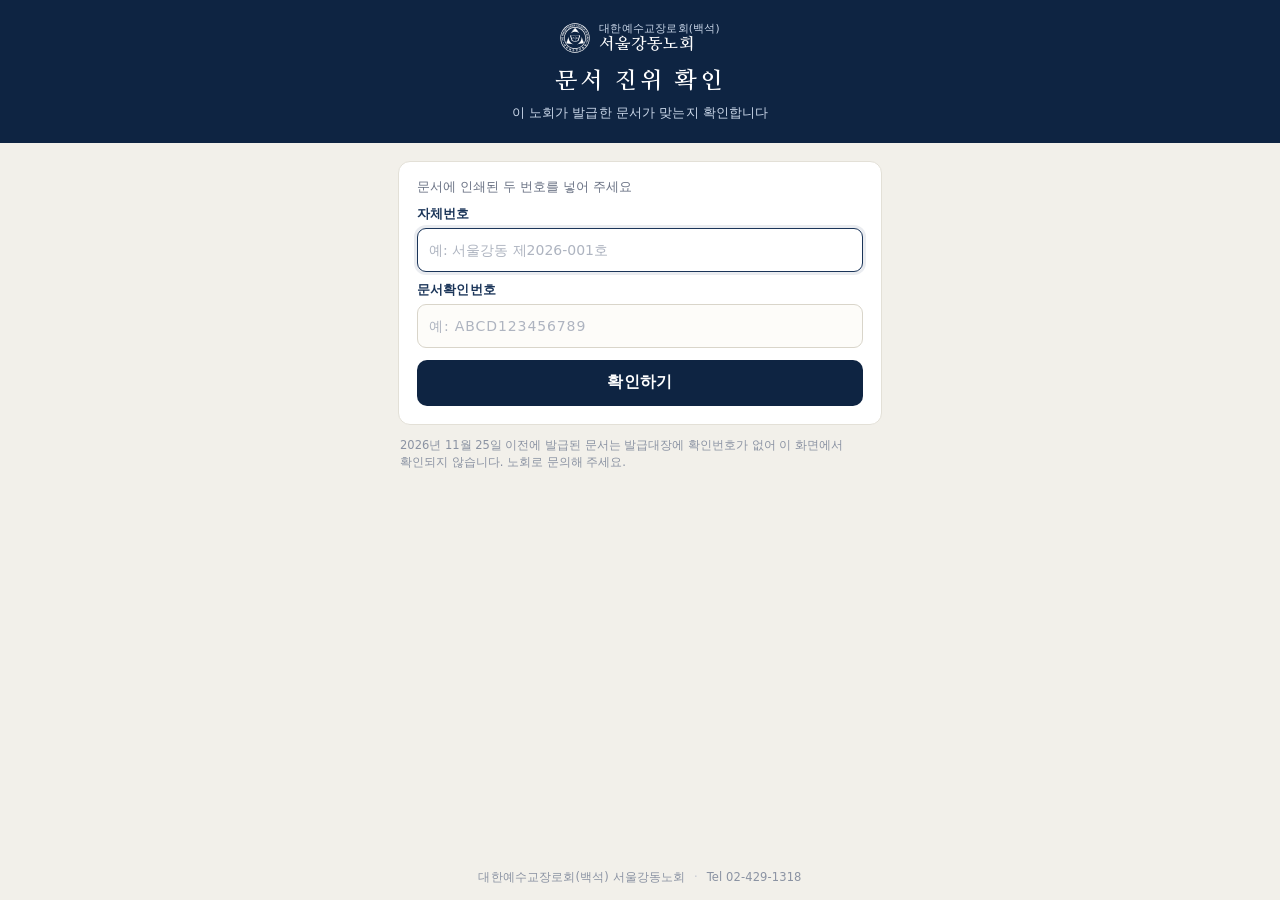
<file: verify.html>
<!DOCTYPE html>
<html lang="ko">
<head>
<meta charset="utf-8">
<meta name="viewport" content="width=device-width, initial-scale=1, viewport-fit=cover">
<title>문서 진위 확인 · 대한예수교장로회(백석) 서울강동노회</title>
<meta name="description" content="대한예수교장로회(백석) 서울강동노회가 발급한 증명서·공문의 진위를 확인하는 화면입니다. 문서에 인쇄된 자체번호와 문서확인번호를 넣거나 QR을 찍으면 확인됩니다.">
<meta name="theme-color" content="#0e2442">
<link rel="icon" href="assets/logo-navy.svg">
<link rel="stylesheet" href="assets/verify.css">
</head>
<body>

<header class="vhead">
  <div class="vhead-in">
    <img class="vmark" src="assets/logo-white.svg" alt="대한예수교장로회(백석) 엠블럼">
    <div class="vorg">
      <span class="vo1">대한예수교장로회(백석)</span>
      <span class="vo2">서울강동노회</span>
    </div>
  </div>
  <h1 class="vtitle">문서 진위 확인</h1>
  <p class="vlede">이 노회가 발급한 문서가 맞는지 확인합니다</p>
</header>

<main class="vmain">

  <!-- 확인 결과 -->
  <section class="vres" id="vres" hidden aria-live="polite">
    <div class="vbadge" id="vbadge">
      <svg class="vico" viewBox="0 0 24 24" aria-hidden="true"><path d="M4.5 12.5l5 5 10-11"/></svg>
    </div>
    <p class="vmsg" id="vmsg"></p>
      <dl class="vlist" id="vlist" hidden>
        <div><dt>발급번호</dt><dd id="vNo"></dd></div>
        <div><dt>문서 종류</dt><dd id="vType"></dd></div>
        <div id="vTitleRow"><dt>제목</dt><dd id="vTitle"></dd></div>
        <div><dt>성명</dt><dd id="vName"></dd></div>
        <div><dt>교회</dt><dd id="vChurch"></dd></div>
        <div><dt>발급일</dt><dd id="vDate"></dd></div>
      </dl>
    <p class="vhint" id="vhint" hidden></p>
    <button type="button" class="vmore" id="vmore" hidden>다른 문서 확인</button>
  </section>

  <!-- 직접 입력 -->
  <form class="vform" id="vform" autocomplete="off" novalidate>
    <p class="vform-lede">문서에 인쇄된 두 번호를 넣어 주세요</p>
    <label class="vf">
      <span class="vf-l">자체번호</span>
      <input id="fNo" name="no" type="text" inputmode="text" placeholder="예: 서울강동 제2026-001호" autocomplete="off" spellcheck="false">
    </label>
    <label class="vf">
      <span class="vf-l">문서확인번호</span>
      <input id="fInet" name="inet" type="text" inputmode="text" placeholder="예: ABCD123456789" autocomplete="off" spellcheck="false" autocapitalize="characters">
    </label>
    <button class="vbtn" id="vgo" type="submit">확인하기</button>
    <p class="verr" id="verr" hidden></p>
  </form>

  <p class="vnote">2026년 11월 25일 이전에 발급된 문서는 발급대장에 확인번호가 없어 이 화면에서 확인되지 않습니다. 노회로 문의해 주세요.</p>

</main>

<footer class="vfoot">
  <span>대한예수교장로회(백석) 서울강동노회</span>
  <span class="vd">·</span>
  <span>Tel 02-429-1318</span>
</footer>

<script src="assets/verify.js"></script>
</body>
</html>
</file>
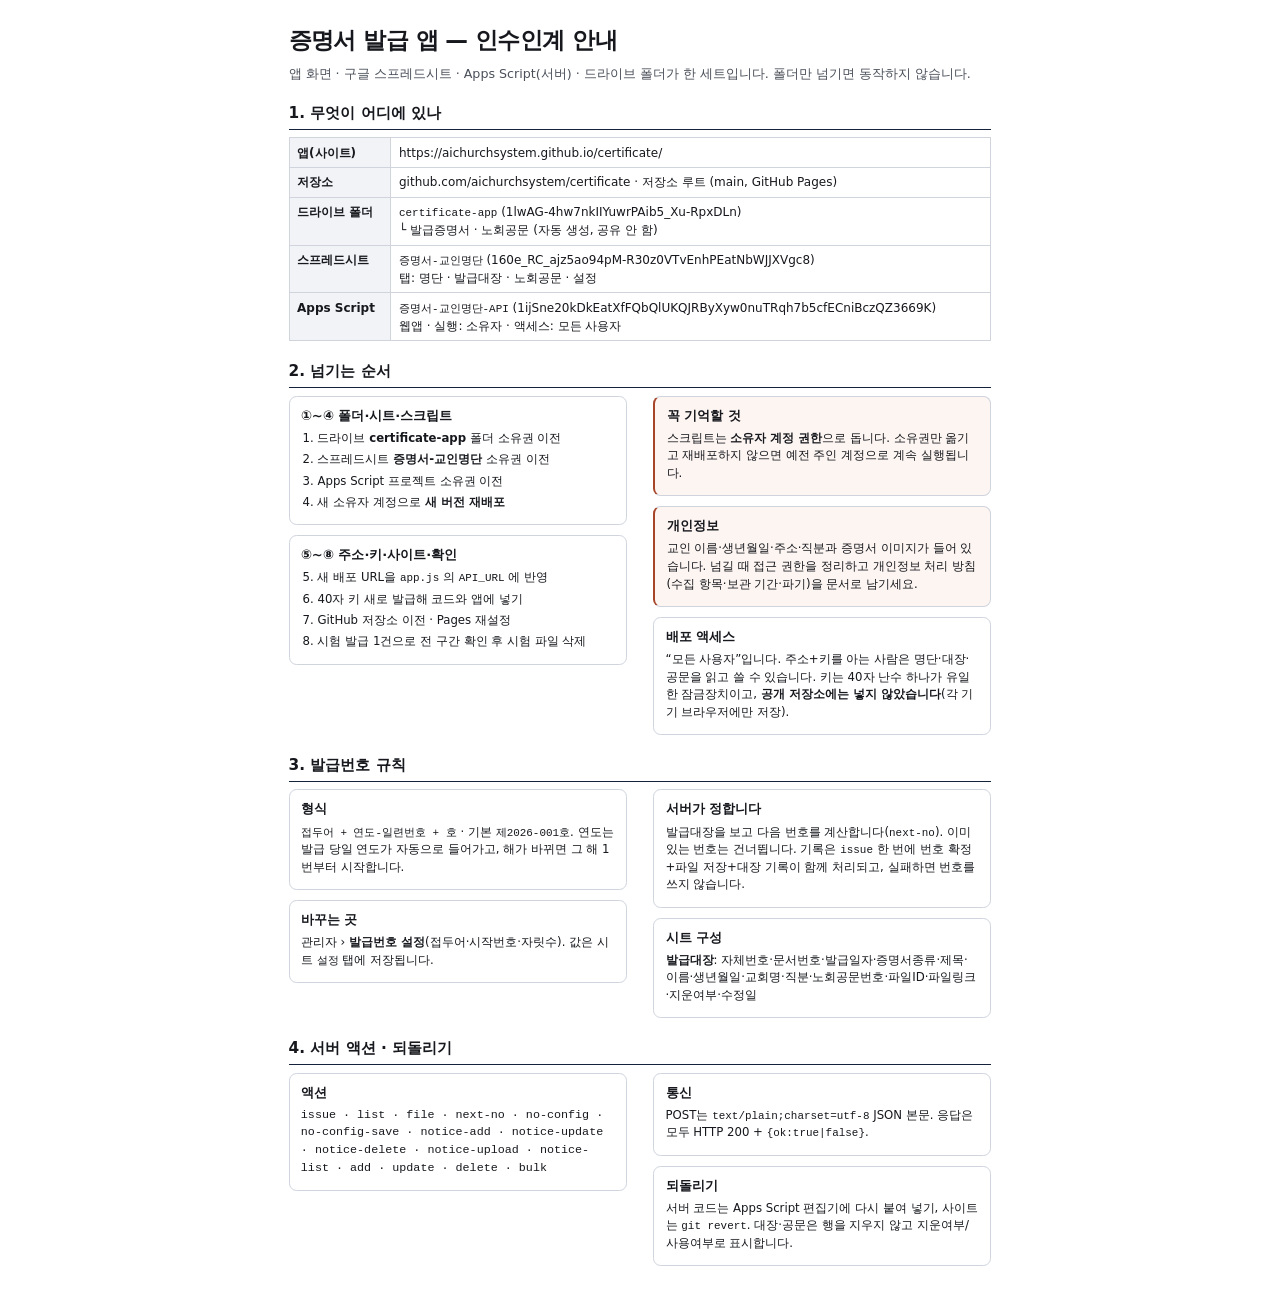
<file: docs/인수인계.html>
<!DOCTYPE html>
<html lang="ko"><head><meta charset="utf-8">
<meta name="viewport" content="width=device-width,initial-scale=1">
<title>증명서 발급 앱 인수인계</title>
<style>
@page{size:A4;margin:12mm}
*{box-sizing:border-box}
body{margin:0;font-family:"Nanum Myeongjo","Apple SD Gothic Neo",system-ui,sans-serif;color:#16181d;background:#fff;font-size:10.5pt;line-height:1.5}
.wrap{max-width:186mm;margin:0 auto;padding:6mm 0}
h1{font-size:17pt;margin:0 0 2mm;letter-spacing:-.4pt}
.lede{margin:0 0 4mm;color:#4a4f59;font-size:9.5pt}
h2{font-size:11.5pt;margin:5mm 0 2mm;padding-bottom:1mm;border-bottom:1px solid #16223c}
table{width:100%;border-collapse:collapse;font-size:9pt;margin:0 0 2mm}
th,td{border:1px solid #cfd4dd;padding:1.4mm 2mm;text-align:left;vertical-align:top;word-break:break-all}
th{background:#f1f3f7;font-weight:700;white-space:nowrap}
.cols{column-count:2;column-gap:7mm}
.card{break-inside:avoid;border:1px solid #cfd4dd;border-radius:2mm;padding:2.4mm 3mm;margin:0 0 2.6mm}
.card h3{font-size:9.8pt;margin:0 0 1.2mm}
.card p,.card li{font-size:8.8pt;line-height:1.5;margin:0 0 1mm}
ol,ul{margin:0;padding-left:4.4mm}
.warn{border-left:2.5px solid #a6452a;background:#fdf5f2}
.mono{font-family:ui-monospace,Menlo,monospace;font-size:8.2pt}
@media print{.wrap{padding:0}}
</style></head><body><div class="wrap">
<h1>증명서 발급 앱 — 인수인계 안내</h1>
<p class="lede">앱 화면 · 구글 스프레드시트 · Apps Script(서버) · 드라이브 폴더가 한 세트입니다. 폴더만 넘기면 동작하지 않습니다.</p>

<h2>1. 무엇이 어디에 있나</h2>
<table>
<tr><th>앱(사이트)</th><td>https://aichurchsystem.github.io/certificate/</td></tr>
<tr><th>저장소</th><td>github.com/aichurchsystem/certificate · 저장소 루트 (main, GitHub Pages)</td></tr>
<tr><th>드라이브 폴더</th><td><span class="mono">certificate-app</span> (1lwAG-4hw7nkIIYuwrPAib5_Xu-RpxDLn)<br>└ 발급증명서 · 노회공문 (자동 생성, 공유 안 함)</td></tr>
<tr><th>스프레드시트</th><td><span class="mono">증명서-교인명단</span> (160e_RC_ajz5ao94pM-R30z0VTvEnhPEatNbWJJXVgc8)<br>탭: 명단 · 발급대장 · 노회공문 · 설정</td></tr>
<tr><th>Apps Script</th><td><span class="mono">증명서-교인명단-API</span> (1ijSne20kDkEatXfFQbQlUKQJRByXyw0nuTRqh7b5cfECniBczQZ3669K)<br>웹앱 · 실행: 소유자 · 액세스: 모든 사용자</td></tr>
</table>

<h2>2. 넘기는 순서</h2>
<div class="cols">
<div class="card"><h3>①~④ 폴더·시트·스크립트</h3>
<ol><li>드라이브 <b>certificate-app</b> 폴더 소유권 이전</li>
<li>스프레드시트 <b>증명서-교인명단</b> 소유권 이전</li>
<li>Apps Script 프로젝트 소유권 이전</li>
<li>새 소유자 계정으로 <b>새 버전 재배포</b></li></ol></div>
<div class="card"><h3>⑤~⑧ 주소·키·사이트·확인</h3>
<ol start="5"><li>새 배포 URL을 <span class="mono">app.js</span> 의 <span class="mono">API_URL</span> 에 반영</li>
<li>40자 키 새로 발급해 코드와 앱에 넣기</li>
<li>GitHub 저장소 이전 · Pages 재설정</li>
<li>시험 발급 1건으로 전 구간 확인 후 시험 파일 삭제</li></ol></div>
<div class="card warn"><h3>꼭 기억할 것</h3>
<p>스크립트는 <b>소유자 계정 권한</b>으로 돕니다. 소유권만 옮기고 재배포하지 않으면 예전 주인 계정으로 계속 실행됩니다.</p></div>
<div class="card warn"><h3>개인정보</h3>
<p>교인 이름·생년월일·주소·직분과 증명서 이미지가 들어 있습니다. 넘길 때 접근 권한을 정리하고 개인정보 처리 방침(수집 항목·보관 기간·파기)을 문서로 남기세요.</p></div>
<div class="card"><h3>배포 액세스</h3>
<p>“모든 사용자”입니다. 주소+키를 아는 사람은 명단·대장·공문을 읽고 쓸 수 있습니다. 키는 40자 난수 하나가 유일한 잠금장치이고, <b>공개 저장소에는 넣지 않았습니다</b>(각 기기 브라우저에만 저장).</p></div>
</div>

<h2>3. 발급번호 규칙</h2>
<div class="cols">
<div class="card"><h3>형식</h3><p><span class="mono">접두어 + 연도-일련번호 + 호</span> · 기본 <span class="mono">제2026-001호</span>. 연도는 발급 당일 연도가 자동으로 들어가고, 해가 바뀌면 그 해 1번부터 시작합니다.</p></div>
<div class="card"><h3>바꾸는 곳</h3><p>관리자 › <b>발급번호 설정</b>(접두어·시작번호·자릿수). 값은 시트 <span class="mono">설정</span> 탭에 저장됩니다.</p></div>
<div class="card"><h3>서버가 정합니다</h3><p>발급대장을 보고 다음 번호를 계산합니다(<span class="mono">next-no</span>). 이미 있는 번호는 건너뜁니다. 기록은 <span class="mono">issue</span> 한 번에 번호 확정+파일 저장+대장 기록이 함께 처리되고, 실패하면 번호를 쓰지 않습니다.</p></div>
<div class="card"><h3>시트 구성</h3><p><b>발급대장</b>: 자체번호·문서번호·발급일자·증명서종류·제목·이름·생년월일·교회명·직분·노회공문번호·파일ID·파일링크·지운여부·수정일</p></div>
</div>

<h2>4. 서버 액션 · 되돌리기</h2>
<div class="cols">
<div class="card"><h3>액션</h3><p class="mono">issue · list · file · next-no · no-config · no-config-save · notice-add · notice-update · notice-delete · notice-upload · notice-list · add · update · delete · bulk</p></div>
<div class="card"><h3>통신</h3><p>POST는 <span class="mono">text/plain;charset=utf-8</span> JSON 본문. 응답은 모두 HTTP 200 + <span class="mono">{ok:true|false}</span>.</p></div>
<div class="card"><h3>되돌리기</h3><p>서버 코드는 Apps Script 편집기에 다시 붙여 넣기, 사이트는 <span class="mono">git revert</span>. 대장·공문은 행을 지우지 않고 지운여부/사용여부로 표시합니다.</p></div>
</div>
</div></body></html>
</file>
<file: assets/app.css>
/* 지면 글꼴 — 나눔명조(Regular·Bold)를 저장소에 넣어 오프라인에서도 같은 지면이 나온다.
   KS X 1001 한글 2,350자 + 앱에서 쓰는 글자를 담은 부분집합(OFL). */
@font-face{font-family:'Nanum Myeongjo Cert';src:url('fonts/nm-Regular.woff2') format('woff2');font-weight:400;font-style:normal;font-display:swap}
@font-face{font-family:'Nanum Myeongjo Cert';src:url('fonts/nm-Bold.woff2') format('woff2');font-weight:700;font-style:normal;font-display:swap}

/* ==========================================================================
   소속증명서 발급 앱 — 화면 스타일
   지면(.paper)은 A4 210×297mm 실측 단위로 만들고, 화면에서는 배율만 줄여 보여 준다.
   ========================================================================== */

:root{
  --navy:#0e2442;
  --navy-2:#1b3559;
  --gold:#b08a4a;
  --paper:#fbf8f1;
  --bg:#f2f0ea;
  --card:#ffffff;
  --line:#e3e0d7;
  --line-2:#efede6;
  --text:#18202f;
  --dim:#6b7385;
  --faint:#98a0b0;
  --red:#b03a34;
  --ok:#1e7a5a;
  --sh:0 1px 2px rgba(24,32,47,.06), 0 8px 22px rgba(24,32,47,.07);
  --sh-2:0 2px 6px rgba(24,32,47,.08), 0 18px 40px rgba(24,32,47,.12);
  --bar-h:64px;
  --act-h:66px;
  --safe-b:env(safe-area-inset-bottom, 0px);
}

*{box-sizing:border-box;-webkit-tap-highlight-color:transparent}
html,body{margin:0;padding:0}
body{
  background:var(--bg);
  color:var(--text);
  font-family:-apple-system,BlinkMacSystemFont,"Apple SD Gothic Neo","Malgun Gothic","Noto Sans KR",system-ui,sans-serif;
  font-size:15px;line-height:1.5;
  padding-bottom:calc(var(--act-h) + var(--bar-h) + var(--safe-b) + 10px);
}
button{font:inherit;color:inherit;cursor:pointer}
input,select{font:inherit;color:inherit}
h1,h2,h3,p{margin:0}

/* ---------------- 상단 ---------------- */
.topbar{
  position:sticky;top:0;z-index:20;
  display:flex;align-items:center;gap:12px;
  padding:14px 16px 12px;
  background:linear-gradient(180deg,var(--navy),#123055);
  color:#fff;
  border-bottom:1px solid rgba(255,255,255,.08);
}
.topbar:after{
  content:'';position:absolute;left:0;right:0;bottom:-3px;height:3px;
  background:linear-gradient(90deg,var(--gold),#d8b878,var(--gold));
}
.brand{flex:1;min-width:0}
.eyebrow{display:block;font-size:11.5px;letter-spacing:.2px;color:#c9d6e8;font-weight:600}
.topbar h1{font-size:19px;letter-spacing:-.2px;margin-top:3px;font-weight:700}
.brand{cursor:pointer;-webkit-tap-highlight-color:transparent;border-radius:8px}
.brand:active{opacity:.72}
.brand:focus-visible{outline:2px solid #9FD4EF;outline-offset:3px}
.topbar .ghost.home{margin-left:auto;display:inline-flex;align-items:center;gap:4px;font-weight:700}
.ghost{
  border:1px solid rgba(255,255,255,.35);background:rgba(255,255,255,.08);color:#fff;
  border-radius:999px;padding:8px 13px;font-size:12.5px;font-weight:600;white-space:nowrap;
}

/* ---------------- 본문 ---------------- */
main{padding:14px 14px 0}
.view{display:block;min-width:0}
.view[hidden]{display:none!important}
.issue-grid{display:grid;gap:12px}
.left-col{display:block;min-width:0}

.card{
  background:var(--card);border:1px solid var(--line);border-radius:16px;
  padding:14px;box-shadow:var(--sh);min-width:0;
}
.card-head{display:flex;align-items:center;justify-content:space-between;gap:10px;margin-bottom:12px}
.card-head h2{font-size:15px;font-weight:700;letter-spacing:-.2px;display:flex;align-items:center;gap:8px}
.mini{
  border:1px solid var(--line);background:#fbfaf6;color:var(--dim);
  border-radius:9px;padding:6px 10px;font-size:12px;font-weight:600;white-space:nowrap;
}
.mini:active{background:#f3f1e9}

.field{margin-bottom:10px}
.field:last-child{margin-bottom:0}
.field label{display:block;font-size:12.5px;font-weight:600;color:var(--dim);margin:0 0 6px 2px}
.req{color:var(--red)}
.field input,.field select,.field textarea{
  width:100%;padding:11px 13px;border-radius:11px;border:1.5px solid #e2dfd5;background:#fcfbf7;
  font-size:16px;line-height:1.2;
}
.field input::placeholder, .field textarea::placeholder{color:#b3b8c3;font-size:14px}
.field textarea{resize:vertical;min-height:76px;line-height:1.55;font-size:14.5px;font-family:inherit}
.field select{appearance:none;background-image:linear-gradient(45deg,transparent 50%,#8b93a2 50%),linear-gradient(135deg,#8b93a2 50%,transparent 50%);
  background-position:calc(100% - 18px) 50%,calc(100% - 13px) 50%;background-size:5px 5px,5px 5px;background-repeat:no-repeat}
.field input:focus,.field select:focus,.field textarea:focus{outline:none;border-color:var(--navy-2);background:#fff;box-shadow:0 0 0 3px rgba(27,53,89,.08)}
.field input.bad{border-color:#e0a9a5;background:#fdf6f5}
.row2{display:grid;grid-template-columns:1fr 1fr;gap:10px}
.hint{margin:6px 2px 0;font-size:11.5px;color:var(--faint);line-height:1.45}
.hint.on{color:var(--ok)}
.warn{margin:10px 2px 0;font-size:12.5px;color:var(--red)}

.adv{border-top:1px dashed var(--line);margin-top:13px;padding-top:11px}
.adv summary{
  font-size:12.5px;font-weight:700;color:var(--dim);cursor:pointer;list-style:none;
  display:flex;align-items:center;gap:6px;
}
.adv summary::-webkit-details-marker{display:none}
.adv summary:before{content:'＋';font-weight:700;color:var(--gold)}
.adv[open] summary:before{content:'－'}
.adv-body{padding-top:11px}

/* ---------------- 미리보기 ---------------- */
.preview-card{
  background:var(--card);border:1px solid var(--line);border-radius:16px;
  padding:13px 13px 10px;box-shadow:var(--sh);
}
.preview-head{display:flex;align-items:center;justify-content:space-between;margin-bottom:10px}
.preview-head h2{font-size:15px;font-weight:700;display:flex;align-items:center;gap:8px}
.tag{
  font-size:10.5px;font-weight:700;color:var(--gold);background:#fbf5e8;
  border:1px solid #efe2c8;border-radius:6px;padding:2px 6px;letter-spacing:.2px;
}
.paper-host{
  position:relative;width:100%;
  background:#e8e5db;border-radius:10px;overflow:hidden;
  display:flex;align-items:flex-start;justify-content:center;
}
.pv-foot{margin:8px 2px 0;font-size:11px;color:var(--faint);text-align:center}

/* ---------------- 지면(A4) ----------------
   A4 210×297mm 실측. 3단 고정 조판:
   위(.p-top: 머리글 띠)는 지면 위에 붙어 아래로만 자라고,
   아래(.p-bottom: 괘선·Internet No·진위 문구)는 바닥에 붙어 위로 쌓인다.
   가운데(번호·제목·항목·본문·날짜·서명부)만 늘고 준다. */
.paper{
  position:relative;
  -webkit-user-select:text;user-select:text;
  width:210mm;height:297mm;
  background:#fff;color:#101010;
  font-family:"Nanum Myeongjo Cert","Nanum Myeongjo","Noto Serif KR","Noto Serif CJK KR","Noto Serif CJK","Batang","바탕",AppleMyungjo,serif;
  font-feature-settings:"kern" 1;
  transform-origin:top left;
  flex:0 0 auto;
  overflow:hidden;
  -webkit-font-smoothing:antialiased;
}
/* 워터마크는 머리글 띠 아래 본문 영역에만 깔린다 */
.wm{
  position:absolute;z-index:0;left:50%;top:98mm;width:134mm;
  transform:translateX(-50%);
  opacity:.36;pointer-events:none;user-select:none;
}
.paper[data-wm="slate"] .wm{opacity:.32}
.paper[data-wm="ink"] .wm{opacity:.26}
.paper[data-wm="none"] .wm{display:none}

/* ---- 위: 머리글 띠 ---- */
.p-top{position:absolute;z-index:1;left:0;right:0;top:0}
.p-band{
  position:relative;height:30mm;
  display:flex;align-items:center;justify-content:center;
  padding:0 8mm;            /* 로고와 글자를 한 덩어리로 묶어 지면 폭 가운데에 놓는다 */
  background:linear-gradient(100deg,#12344F 0%,#16456A 58%,#1E5C86 100%);
  color:#fff;
}
.p-band:after{
  content:"";position:absolute;left:0;right:0;bottom:0;height:.8mm;
  background:var(--rule,#1B3A5A);
}
/* 로고 + 교단명·노회명 = 한 덩어리. 이 덩어리의 중심이 지면 중심과 맞는다 */
.p-brand{
  display:flex;align-items:center;justify-content:center;gap:5mm;
  max-width:100%;min-width:0;
}
.p-mark{
  flex:0 0 var(--logo,16mm);width:var(--logo,16mm);height:var(--logo,16mm);display:block;
}
.hl1{
  /* 교단명·노회명: 띠 높이(30mm)는 그대로 두고 글자만 9mm로 키웠다(전 5.2mm, 1.73배). */
  font-size:9mm;letter-spacing:.9mm;padding-left:.9mm;
  line-height:1.6;font-weight:700;white-space:nowrap;
  min-width:0;max-width:100%;overflow:hidden;
}
/* 관리자에서 교단명·노회명을 길게 고치면 로고를 침범하지 않게 그 줄만 줄어든다(fitOneLine) */
.hl1 [hidden]{display:none}
.gap-org{display:inline-block;width:5.5mm}
.gap-org[hidden]{display:none}
.p-sub{padding:3.2mm 17.8mm 0 16.6mm;text-align:center}
/* 주소·전화·팩스는 한 줄에 찍는다(우편번호 + 주소 + Tel + Fax). 폭을 넘으면 fitOneLine이 그 줄만 줄인다 */
.p-sub .hl2{
  font-size:3.45mm;letter-spacing:.06mm;line-height:1.6;color:#333;
  white-space:nowrap;overflow:hidden;
}
.p-sub .hl2[hidden]{display:none}
.p-sub .hl2 span[hidden]{display:none}
.gap-tel{display:inline-block;width:6mm}
.gap-tel[hidden]{display:none}
.p-holy{margin:1.4mm 0 0;font-size:3.2mm;line-height:1.4;letter-spacing:.02mm;color:#333;white-space:nowrap;overflow:hidden}
.p-holy[hidden]{display:none}
.p-rule{display:none}
/* 총회 주소까지 두 줄이 되면 그만큼 줄 간격을 좁혀 아래 괘선 자리를 지킨다 */
.paper.has-hq .p-sub{padding-top:1.8mm}
.paper.has-hq .p-sub .hl2{line-height:1.35}

.cno{position:absolute;z-index:1;left:22.4mm;top:46mm;font-size:3.15mm;letter-spacing:.12mm;line-height:4mm}

/* 공문 머리: 발신처·수신처 */
.mailhead{position:absolute;z-index:1;right:17.8mm;top:46.1mm;max-width:118mm;display:flex;justify-content:flex-end;
  gap:7mm;align-items:baseline;font-size:3mm;line-height:4mm}
.mailhead .mrow{white-space:nowrap}
.mailhead .mrow[hidden]{display:none}
.mailhead .mk{color:#333;margin-right:1.6mm}
.mailhead .mv{font-weight:700}

/* 제목: 괘선 없이 여백으로 나눈다. 자간은 0.8mm로 절제 */
.title{position:absolute;z-index:1;left:0;right:0;top:56.5mm;text-align:center;line-height:0}
.title span{
  display:inline-block;font-size:10.9mm;font-weight:700;
  letter-spacing:.8mm;padding-left:.8mm;line-height:1.05;
}

.fields{position:absolute;z-index:1;left:22.4mm;right:18mm;top:80mm}
.paper.has-photo .fields{right:52mm}
.photo{position:absolute;z-index:1;right:18mm;top:80.6mm;width:30mm;height:40mm;object-fit:cover;
  border:.3mm solid #333;background:#fff;border-radius:2.2mm}   /* 모서리는 약하게(약 8px) 라운드 */
.photo[hidden]{display:none}
.fld{display:flex;align-items:baseline;height:9.6mm;font-size:4.3mm;line-height:1}
.lb{width:21mm;flex:0 0 21mm;display:flex;justify-content:space-between}
.lb i{font-style:normal}
.cl{flex:0 0 5.6mm;text-align:left;padding-left:.4mm}
.vl{flex:1 1 auto;min-width:0;white-space:nowrap;overflow:hidden}

.body{position:absolute;z-index:1;left:22.2mm;right:16mm;top:136mm;font-size:4.3mm;line-height:13mm;letter-spacing:.02mm}
.bl{display:block}
.bl.first{text-indent:26.2mm}

.date{position:absolute;z-index:1;left:0;right:0;top:221.5mm;text-align:center;font-size:4.8mm;letter-spacing:.9mm;padding-left:.9mm}

/* 서명부 — 바닥에서 위로 쌓는다.
   기관명 줄 → 두 이름 줄, 직함↔이름 사이를 모두 같은 값(--sg-gap 6mm)으로 맞춘 한 리듬.
   직함은 왼쪽 정렬이라 '노회장'과 '서기'가 같은 세로선에서 시작하고,
   이름도 두 줄의 첫 글자가 같은 세로선에 선다. */
.sign{position:absolute;z-index:2;left:0;right:0;bottom:31mm;text-align:center;--sg-gap:7.5mm}
.sg1wrap{display:flex;justify-content:center}
.sg1{position:relative;display:inline-block;font-size:6.45mm;letter-spacing:.9mm;padding-left:.9mm;
  font-weight:700;line-height:1;white-space:nowrap}
.sg2wrap{margin-top:var(--sg-gap);display:flex;justify-content:center}
.sg1wrap{margin-bottom:1.5mm}
.sg2{display:grid;grid-template-columns:max-content max-content;
  column-gap:5.5mm;row-gap:4mm;align-items:baseline;text-align:left}
/* 직함은 오른쪽 끝을 맞춘다 — '노회장'의 '장'과 '서기'의 '기'가 같은 세로선에 선다 */
.sg2 .st{font-size:4.6mm;letter-spacing:.15mm;line-height:1;text-align:right;margin-right:-.15mm}
.sg2 .sn{position:relative;font-size:5mm;letter-spacing:.12mm;line-height:1;white-space:nowrap}
/* 직인은 글줄에서 빠져나와 글자 위에 겹쳐 찍힌다 — 줄 높이·칸 폭을 흔들지 않는다 */
.seal-hold{position:absolute;width:0;height:0;display:block}
.seal-hold img{position:absolute;left:0;top:0;transform:translate(-50%,-50%);object-fit:contain;display:block}
.seal-hold[hidden]{display:none}
/* 1안(정석): 노회 사각 인은 '노회' 글자 위, 원형 인은 이름 끝 글자 위에 반투명으로 얹는다 */
.seal-hold-org{right:2.6mm;top:50%}
.seal-hold-name{left:calc(100% + 10.5mm);top:50%}
.seal-org{width:28.8mm;height:28.8mm;opacity:.6}
.seal-name{width:22.2mm;height:22.2mm;opacity:.55}
/* 2안(판독 우선): 사각 인은 '노회' 글자에 조금만, 원형 인은 이름 오른쪽 어깨에 살짝 걸친다 */
.paper[data-sg="2"] .seal-hold-org{right:.6mm}
.paper[data-sg="2"] .seal-hold-name{left:calc(100% + 10.9mm)}
.paper[data-sg="2"] .seal-org{opacity:.8}
.paper[data-sg="2"] .seal-name{opacity:.85}
.sign img[hidden]{display:none}

/* 고시 합격증·수료증·당선증 서명부 — 노회명과 그 옆 노회 사각 인, 아래 노회장·책임자 줄.
   높이를 서명부(1안)와 같게 잡아 노회명·사각 인이 어떤 문서든 같은 자리에 온다. */
.sign-head{display:flex;flex-direction:column;justify-content:space-between;min-height:27.9mm}
/* 지면이 이 서명부를 쓰지 않을 때(hidden)는 display:flex 에 묻히지 않고 빠진다 */
.sign-head[hidden]{display:none!important}
.sign-head .sg1wrap{margin-bottom:0}
.sign-head .sg2wrap{margin-top:4mm}
/* hidden 속성이 display:flex·block 규칙에 묻히지 않게 */
.sg1wrap[hidden],.sign-head .sg2 .st[hidden],.sign-head .sg2 .sn[hidden]{display:none!important}
.sign-head .sg2 .sn{min-width:22mm;display:inline-block}

/* ---- 아래: 지면 바닥에 붙는 블록 ---- */
.p-bottom{position:absolute;z-index:1;left:0;right:0;bottom:13mm;
  display:flex;flex-direction:column;justify-content:flex-end}
.p-contact{margin:0 15.2mm 1.6mm;padding-top:1.8mm;border-top:.4mm solid var(--rule-lite,#42618A);font-size:2.75mm;line-height:1.5;letter-spacing:-.01mm;color:#3a3a3a;
  font-family:-apple-system,BlinkMacSystemFont,"Malgun Gothic","Noto Sans KR",sans-serif;text-align:center;
  white-space:nowrap;overflow:hidden;letter-spacing:-.03mm}
.p-contact[hidden]{display:none}
.p-bottom .band{margin:0 17.8mm 0 22.2mm;height:8.4mm;border:.26mm solid #111;overflow:hidden}
.p-bottom .band img{width:100%;height:100%;object-fit:cover;display:block}
.p-bottom .inet{margin:2.6mm 0 0 22.2mm;font-size:2.6mm;letter-spacing:0;line-height:1}
.p-qrrow{display:flex;align-items:flex-end;gap:4mm;margin:2.4mm 10mm 0 22mm}
.p-qrrow .note{margin:0;flex:1 1 auto;min-width:0;font-size:3.1mm;letter-spacing:.02mm;line-height:1.5;color:#1b1b1b;
  white-space:nowrap}
.p-qr{width:30mm;height:30mm;flex:0 0 30mm;image-rendering:pixelated;display:block}
.p-qr[hidden]{display:none}

/* ---------------- 화면 쪽 조작 요소(직인·워터마크 고르기) ---------------- */
.seg{display:grid;grid-template-columns:1fr 1fr;gap:7px;margin-bottom:10px}
.seg label{position:relative;display:block}
.seg input{position:absolute;opacity:0;pointer-events:none}
.seg span{display:block;text-align:center;padding:9px 6px;border:1.5px solid #e2dfd5;border-radius:10px;
  background:#fcfbf7;font-size:13px;font-weight:600;color:#4a5262;white-space:nowrap}
.seg input:checked + span{background:var(--navy);border-color:var(--navy);color:#fff}
.seal-slots{display:flex;flex-direction:column;gap:8px;margin-bottom:9px}
.seal-slot{display:flex;align-items:center;gap:10px}
.seal-slot .st{width:44px;height:44px;flex:0 0 44px;border:1.5px dashed #ddd6c6;border-radius:50%;
  display:flex;align-items:center;justify-content:center;background:#fbf9f3;overflow:hidden;font-size:10px;color:#b3ab99}
.seal-slot .st img{width:100%;height:100%;object-fit:contain}
.seal-slot .sn{flex:1;min-width:0;font-size:12.5px;font-weight:600;color:#4a5262}
.seal-slot .sn small{display:block;font-weight:500;color:var(--faint);font-size:11px;margin-top:2px}
.seal-slot .mini{padding:5px 9px;font-size:11.5px}
.seal-row{display:flex;align-items:center;gap:12px}
.seal-thumb{width:74px;height:74px;flex:0 0 74px;border:1.5px dashed #ddd6c6;border-radius:50%;display:flex;
  align-items:center;justify-content:center;background:#fbf9f3;overflow:hidden;color:#b3ab99;font-size:11px}
.seal-thumb img{width:100%;height:100%;object-fit:contain}
.seal-acts{display:flex;flex-direction:column;gap:7px}
.seal-acts .mini{text-align:center}
label.mini{cursor:pointer}
.seal-ph{position:absolute;inset:0;border:.3mm dashed rgba(176,58,52,.55);border-radius:50%;
  color:rgba(176,58,52,.75);font-size:2.5mm;display:flex;align-items:center;justify-content:center;
  font-family:-apple-system,"Malgun Gothic",sans-serif;letter-spacing:0}


/* ---------------- 하단 버튼 ----------------
   받기 버튼은 한 손으로 누르기 좋게 화면 아래에 붙여 둔다. */
.actions{
  position:fixed;left:0;right:0;bottom:calc(var(--bar-h) + var(--safe-b));z-index:18;
  display:grid;grid-template-columns:1.15fr 1fr 1fr;gap:8px;
  padding:9px 14px;background:rgba(255,255,255,.94);
  backdrop-filter:blur(8px);border-top:1px solid var(--line);
}
.btn{
  border:1.5px solid #dfdcd2;background:#fbfaf6;border-radius:12px;
  padding:13px 8px;font-size:14.5px;font-weight:700;color:var(--navy);
  white-space:nowrap;
}
.btn:active{transform:translateY(1px)}
.btn.primary{background:var(--navy);border-color:var(--navy);color:#fff;box-shadow:0 6px 14px rgba(14,36,66,.22)}
.btn[disabled]{opacity:.55}

.tabbar{
  position:fixed;left:0;right:0;bottom:0;z-index:19;
  display:grid;grid-template-columns:repeat(3,1fr);
  background:#fff;border-top:1px solid var(--line);
  padding-bottom:var(--safe-b);
}
.tab{
  border:0;background:none;display:flex;flex-direction:column;align-items:center;gap:3px;
  padding:8px 0 9px;font-size:11.5px;font-weight:600;color:var(--faint);
}
.tab svg{width:22px;height:22px;fill:none;stroke:currentColor;stroke-width:1.6;stroke-linecap:round;stroke-linejoin:round}
.tab.on{color:var(--navy)}
.tab.on svg{stroke-width:2}
.dot{display:inline-block;min-width:16px;height:16px;line-height:16px;padding:0 4px;margin-left:5px;border-radius:8px;
  background:var(--gold);color:#fff;font-size:10.5px;font-style:normal;font-weight:700;text-align:center;vertical-align:1px}
.dot[hidden]{display:none}

/* ---------------- 이력 ---------------- */
.history{padding-bottom:6px}
.cnt{font-size:11.5px;font-weight:700;color:var(--gold);background:#fbf5e8;border-radius:7px;padding:2px 7px}
.hfilter{display:grid;grid-template-columns:1fr 1fr;gap:8px;margin-bottom:10px}
.hfilter input[type=search]{grid-column:1 / -1}
.hfilter input,.hfilter select{
  width:100%;padding:10px 12px;border-radius:10px;border:1.5px solid #e2dfd5;background:#fcfbf7;font-size:15px;
}
.hfilter input:focus,.hfilter select:focus{outline:none;border-color:var(--navy-2);background:#fff}
/* 노회원 명단 찾기 — 이름칸은 한 줄, 직분·시찰은 나란히 */
.pe-find{display:grid;grid-template-columns:1fr 1fr;gap:8px;margin:0 2px 6px}
.pe-find input[type=search]{grid-column:1 / -1}
.pe-find input,.pe-find select{
  width:100%;padding:10px 12px;border-radius:10px;border:1.5px solid #e2dfd5;background:#fcfbf7;font-size:15px;
}
.pe-find input:focus,.pe-find select:focus{outline:none;border-color:var(--navy-2);background:#fff}
.pe-count{margin:0 2px 4px;font-size:11.5px;color:var(--faint)}
.pe-more{width:100%;margin:10px 0 2px}
.hlist{display:flex;flex-direction:column;min-width:0}
.hitem{
  display:flex;align-items:center;gap:10px;padding:11px 2px;border-bottom:1px solid var(--line-2);
  width:100%;min-width:0;background:none;border-left:0;border-right:0;border-top:0;text-align:left;
}
.hitem:last-child{border-bottom:0}
.hitem .who{flex:1;min-width:0}
.hitem .who b{display:block;font-size:15px;font-weight:700;white-space:nowrap;overflow:hidden;text-overflow:ellipsis}
.badge{display:inline-block;font-size:10.5px;font-style:normal;font-weight:700;color:var(--navy);background:#eef1f6;
  border-radius:6px;padding:1px 5px;margin-left:3px;vertical-align:1px}
.hitem .who small{display:block;color:var(--dim);font-size:11.5px;margin-top:2px;white-space:nowrap;overflow:hidden;text-overflow:ellipsis}
.hitem .when{font-size:11.5px;color:var(--faint);white-space:nowrap;text-align:right}
.hitem .del{
  border:0;background:#f6f4ee;color:#9a8f7a;border-radius:8px;width:30px;height:30px;flex:0 0 30px;
  font-size:15px;line-height:1;
}
.empty{padding:26px 8px;text-align:center;color:var(--faint);font-size:13.5px;line-height:1.7}

/* ---------------- 모달 ---------------- */
.modal{position:fixed;inset:0;z-index:60;background:rgba(12,18,28,.55);display:flex;flex-direction:column}
.modal[hidden]{display:none}
/* 모달이 열린 동안 뒤 화면은 잠근다(모달 안쪽은 그대로 스크롤) */
html.lock,body.lock{overflow:hidden!important;overscroll-behavior:none}
.modal-bar{
  display:flex;align-items:center;justify-content:space-between;gap:10px;
  padding:12px 14px;color:#fff;font-size:14px;font-weight:600;
  background:rgba(14,36,66,.92);
}
.modal-bar .mini{background:rgba(255,255,255,.14);border-color:rgba(255,255,255,.3);color:#fff}
.modal-body{flex:1;overflow:auto;padding:14px;display:block}
.modal-body .paper{box-shadow:0 10px 30px rgba(0,0,0,.4);margin:0 auto}

/* ---- 크게 보기: 화면을 꽉 채우고, 넘치는 만큼 위아래로 스크롤한다 ---- */
#zoomModal{
  height:100dvh;max-height:100dvh;overflow:hidden;background:#161b24;
  padding-top:env(safe-area-inset-top,0px);padding-bottom:env(safe-area-inset-bottom,0px);
}
#zoomModal .modal-bar{position:sticky;top:0;z-index:3;flex:0 0 auto}
#zoomModal .modal-body{
  flex:1 1 auto;min-height:0;width:100%;padding:0;display:block;
  overflow:auto;-webkit-overflow-scrolling:touch;
  overscroll-behavior:contain;touch-action:pan-x pan-y pinch-zoom;
}
.zoom-stage{position:relative;margin:0 auto 12px}
.zoom-stage .paper{position:absolute;left:0;top:0;margin:0;transform-origin:top left;
  box-shadow:0 10px 30px rgba(0,0,0,.45)}
.zoom-title small{font-size:11.5px;font-weight:700;color:#bcd0e6;margin-left:6px;letter-spacing:0}
.zoom-tools{display:flex;gap:6px}
.zoom-tools .mini{min-width:34px;font-size:15px;line-height:1;font-weight:700}
.zoom-hint{flex:0 0 auto;padding:7px 12px;font-size:11px;line-height:1.4;color:#c2cddb;
  background:rgba(10,16,24,.92);text-align:center;word-break:keep-all}
.dialog{
  margin:auto;background:#fff;border-radius:18px;padding:20px 18px 16px;width:min(92vw,380px);
  box-shadow:var(--sh-2);
}
.dialog h3{font-size:17px;margin-bottom:8px}
.dialog p{font-size:13.5px;color:#4b5262;line-height:1.65}
.dialog-actions{display:grid;grid-template-columns:1fr 1fr;gap:9px;margin-top:16px}

.toast{
  position:fixed;left:50%;bottom:calc(var(--act-h) + var(--bar-h) + var(--safe-b) + 18px);
  transform:translateX(-50%);z-index:70;
  background:rgba(16,24,36,.94);color:#fff;font-size:13px;font-weight:600;
  padding:11px 18px;border-radius:14px;box-shadow:0 8px 22px rgba(0,0,0,.25);
  max-width:min(86vw,360px);text-align:center;word-break:keep-all;line-height:1.45;
}
.toast[hidden]{display:none}

/* ---------------- 넓은 화면 ---------------- */
@media (min-width:900px){
  body{padding-bottom:0;background:#eeece5}
  main{max-width:1240px;margin:0 auto;padding:20px 24px 26px}
  .issue-grid{grid-template-columns:392px minmax(0,1fr);align-items:start;gap:22px}
  .left-col{position:sticky;top:86px;display:flex;flex-direction:column;gap:12px}
  .preview-card{padding:16px}
  .paper-host{background:linear-gradient(180deg,#eae7dd,#e3dfd3);min-height:0;align-items:flex-start;
    box-shadow:inset 0 1px 3px rgba(24,32,47,.10)}
  .paper{box-shadow:0 3px 10px rgba(24,32,47,.16),0 18px 36px rgba(24,32,47,.14)}
  .actions{
    position:static;grid-template-columns:1fr 1fr 1fr;gap:8px;padding:0;background:none;
    border:0;backdrop-filter:none;margin-top:0;
  }
  .btn{padding:14px 10px;font-size:15px}
  .tabbar{position:static;grid-template-columns:repeat(3,1fr);border:1px solid var(--line);border-radius:14px;
    box-shadow:var(--sh);margin:14px 0 0;overflow:hidden;background:#fff;max-width:1240px;margin-left:auto;margin-right:auto}
  .tab{flex-direction:row;justify-content:center;gap:8px;padding:12px 0;font-size:13.5px}
  .toast{bottom:24px}
}

/* ---------------- 인쇄 ----------------
   화면 요소는 모두 숨기고 A4 지면만 그대로 찍는다. */
@media print{
  @page{size:A4;margin:0}
  html,body{background:#fff!important;padding:0!important;margin:0!important;width:210mm}
  .topbar,.tabbar,.actions,.form,.preview-head,.pv-foot,.modal,.toast,.history,.view[hidden]{display:none!important}
  main{padding:0!important;margin:0!important;max-width:none!important}
  .view,.issue-grid,.preview-card{display:block!important;padding:0!important;margin:0!important;border:0!important;
    background:#fff!important;box-shadow:none!important;border-radius:0!important}
  .paper-host{display:block!important;width:210mm!important;height:297mm!important;min-height:0!important;
    background:#fff!important;border-radius:0!important;overflow:visible!important;position:static!important}
  #paper{transform:none!important;box-shadow:none!important;margin:0!important;position:relative!important}
  .seal-ph{display:none!important}
  .paper,.wm,.sign img,.photo,.band img,.p-band,.p-mark,.p-rule{-webkit-print-color-adjust:exact;print-color-adjust:exact}
}

/* 이미지 저장 중에는 지면을 원래 크기로 잠깐 펼쳐 둔다 */
body.exporting #paperHost{position:fixed!important;left:-3000mm;top:0;width:210mm!important;height:297mm!important;
  overflow:visible!important;background:#fff!important;border-radius:0}
body.exporting #paper{transform:none!important;box-shadow:none!important}

/* ---------------- 양식 관리 ---------------- */
.fmt-wrap{display:grid;grid-template-columns:minmax(0,1fr);gap:12px}
.fmt-h{
  font-size:12.5px;font-weight:700;color:var(--gold);letter-spacing:.2px;
  margin:16px 0 9px;padding-top:12px;border-top:1px dashed var(--line);
}
.fmt .fmt-h:first-of-type{margin-top:4px;padding-top:0;border-top:0}
.hint-inline{font-weight:500;color:var(--faint);font-size:11px}
.label-grid{display:grid;grid-template-columns:1fr 1fr;gap:8px}
.lg{display:block}
.lg span{display:block;font-size:10.5px;color:var(--faint);margin:0 0 3px 2px;letter-spacing:.2px}
.lg input{width:100%;padding:9px 10px;border-radius:9px;border:1.5px solid #e2dfd5;background:#fcfbf7;font-size:14.5px}
.lg input:focus{outline:none;border-color:var(--navy-2);background:#fff}
.fmt-actions{display:grid;grid-template-columns:1fr 1fr;gap:9px;margin-top:14px}

@media (min-width:900px){
  .fmt-wrap{grid-template-columns:minmax(0,1fr) minmax(0,1fr);align-items:start;max-width:1100px;margin:0 auto}
}

/* ---------------- 저장 결과 시트 ----------------
   PDF·이미지를 만들면 이 시트에서 바로 저장하거나 새 창으로 연다.
   (휴대폰 브라우저·앱 안 브라우저에서 '아무 반응 없이 끝나는' 일을 막는다) */
#saveModal{align-items:stretch;justify-content:flex-end}
.sheet{
  background:#fff;border-radius:18px 18px 0 0;
  padding:16px 16px calc(16px + env(safe-area-inset-bottom,0px));
  max-height:92vh;max-height:92dvh;display:flex;flex-direction:column;
  box-shadow:0 -10px 30px rgba(0,0,0,.28);
}
.sheet-head{display:flex;align-items:center;justify-content:space-between;gap:10px;margin-bottom:8px}
.sheet-head h3{font-size:17px;font-weight:700}
.sheet-body{overflow:auto;-webkit-overflow-scrolling:touch}
.sheet-body p{font-size:13.5px;color:#4b5262;line-height:1.6}
.sheet-prev{margin:11px 0 2px;border:1px solid var(--line);border-radius:12px;background:#f3f1ea;padding:8px;text-align:center}
.sheet-prev img{max-width:100%;max-height:42vh;border:1px solid #ddd;background:#fff;
  box-shadow:0 4px 14px rgba(0,0,0,.14);cursor:zoom-in}
.sheet-file{display:flex;align-items:center;gap:10px;margin:12px 0 2px;padding:12px;border:1px solid var(--line);
  border-radius:12px;background:#f8f7f2}
.sheet-file b{display:block;font-size:13.5px;word-break:break-all}
.sheet-file small{display:block;color:var(--faint);font-size:11.5px;margin-top:3px}
.sheet-file .ico{width:38px;height:38px;flex:0 0 38px;border-radius:9px;background:#e9e6dc;color:#8a7f68;
  display:flex;align-items:center;justify-content:center;font-weight:800;font-size:12px;letter-spacing:.3px}
.sheet-acts{display:grid;grid-template-columns:1fr 1fr;gap:9px;margin-top:13px}
.sheet-acts .btn{padding:14px 6px;font-size:14.5px}
.sheet-more{display:block;width:100%;margin-top:9px;padding:9px 6px;border:0;background:none;
  color:var(--dim);font-size:12.5px;font-weight:600;text-decoration:underline}
.sheet-prev[hidden],.sheet-file[hidden],.sheet-warn[hidden],
#saveShare[hidden],#savePrint[hidden],#saveModal[hidden]{display:none!important}
.sheet-hint{margin-top:11px;font-size:11.8px;color:var(--faint);line-height:1.55;word-break:keep-all}
.sheet-hint b{color:#5c6474}
.sheet-warn{margin-top:10px;padding:9px 11px;border-radius:10px;background:#fdf4f2;border:1px solid #f0d8d4;
  color:#8f3a33;font-size:12px;line-height:1.55}

/* ---- 저장 결과 시트: 파일 이름·저장 위치·저장 여부를 숨기지 않고 적는다 ---- */
.save-alert{margin:11px 0 0;padding:12px 13px;border-radius:12px;background:#fdecea;
  border:1.5px solid #e0a29b;color:#9c211a;font-size:14.5px;font-weight:800;line-height:1.5;word-break:keep-all}
#saveModal .save-alert, #saveModal .save-alert b{color:#9c211a}
.save-alert small{display:block;margin-top:5px;font-size:12px;font-weight:600;color:#a8403a}
.save-alert[hidden]{display:none}
.save-where{margin:12px 0 0;padding:10px 12px;border:1px solid var(--line);border-radius:12px;
  background:#fbfaf6;display:flex;flex-direction:column;gap:8px}
.save-where > div{display:flex;gap:10px;align-items:flex-start}
.save-where > div[hidden]{display:none}
.save-where dt{flex:0 0 56px;font-size:11.5px;font-weight:700;color:var(--faint);padding-top:3px}
.save-where dd{margin:0;flex:1;min-width:0;font-size:12.5px;font-weight:600;color:#2b3346;
  line-height:1.45;word-break:break-all}
.save-where dd small{display:block;margin-top:2px;font-size:11px;font-weight:500;color:var(--faint)}
.save-state{display:inline-block;padding:2px 8px;border-radius:7px;background:#eceef2;color:#5d6474;
  font-size:12px;font-weight:700}
.save-state.pending{background:#fdf3e2;color:#8a5b12}
.save-state.ok{background:#e7f4ee;color:#1e7a5a}
.save-state.bad{background:#fdecea;color:#a02720}
.save-check{margin-top:10px;padding:11px 12px;border-radius:12px;border:1px dashed #d8d3c6;background:#fffdf7}
.save-check p{font-size:12.5px;font-weight:700;color:#3a4256}
.save-check-acts{display:grid;grid-template-columns:1fr 1fr;gap:8px;margin-top:8px}
.save-check-acts .btn{padding:10px 6px;font-size:13px}
.save-check[hidden]{display:none}

/* ---- 앱 안 브라우저 안내(한 화면) ---- */
#guideModal{align-items:stretch;justify-content:center;background:rgba(12,18,28,.62)}
.guide{margin:auto;width:min(94vw,420px);max-height:92dvh;display:flex;flex-direction:column;
  background:#fff;border-radius:18px;overflow:hidden;box-shadow:0 18px 44px rgba(0,0,0,.36)}
.guide-head{display:flex;align-items:center;justify-content:space-between;gap:10px;
  padding:13px 16px;border-bottom:1px solid var(--line)}
.guide-head h3{font-size:14.5px;font-weight:800;letter-spacing:-.2px}
.guide-body{padding:14px 16px calc(14px + env(safe-area-inset-bottom,0px));
  overflow:auto;-webkit-overflow-scrolling:touch}
.guide-alert{margin:0 0 13px;padding:12px;border-radius:12px;background:#fdecea;border:1.5px solid #e0a29b;
  color:#8f2620;font-size:14px;font-weight:700;line-height:1.6;text-align:center;word-break:keep-all}
.guide-steps{margin:0 0 13px;padding-left:19px;font-size:13px;color:#3a4256;line-height:1.8}
.guide-steps b{color:#1b3559}
.guide-url{padding:9px 11px;border-radius:10px;background:#f4f2ea;border:1px solid var(--line);
  font-size:11.5px;color:#5c6474;word-break:break-all;user-select:all}
.guide-acts{display:grid;grid-template-columns:1fr 1fr;gap:9px;margin-top:11px}
.guide-acts .btn{padding:12px 6px;font-size:14px}
.guide-note{margin:9px 0 0;font-size:11.5px;color:var(--faint);text-align:center;line-height:1.5}

/* ---- 이미지 크게 보기(길게 눌러 저장) ---- */
.imgview{background:#0d1117}
.imgview .modal-bar{background:#111823}
.imgview .modal-body{padding:0;overflow:auto;-webkit-overflow-scrolling:touch;overscroll-behavior:contain}
.imgview .modal-body img{display:block;width:100%;height:auto;background:#fff}

/* ==========================================================================
   표지(시작) 화면 — C안(남색 화면 전체) 바탕에 A안 머리글을 A안 크기 그대로,
   그 아래에 '증명서 발급'을 주인공으로 둔다. 앱의 .band/.sheet/.brand/.note 와
   겹치지 않게 모든 클래스에 cv- 접두어를 붙였다.
   ========================================================================== */
body.cover-mode{background:#0A1B33;padding-bottom:0}
body.cover-mode .topbar,
body.cover-mode .tabbar,
body.cover-mode .actions{display:none!important}
body.cover-mode main{padding:0;max-width:none;margin:0}
#view-cover{
  min-height:100vh;min-height:100dvh;color:#fff;
  background:
    radial-gradient(115% 75% at 8% -6%, #2A6E9E 0%, rgba(42,110,158,0) 55%),
    radial-gradient(120% 90% at 100% 104%, #1B4A72 0%, rgba(27,74,114,0) 60%),
    linear-gradient(170deg,#0C2138 0%,#0A1B33 55%,#071527 100%);
}
.cv-sheet{
  position:relative;min-height:100vh;min-height:100dvh;
  display:flex;flex-direction:column;
  padding:calc(env(safe-area-inset-top) + 26px) 24px calc(env(safe-area-inset-bottom) + 14px);
}
/* 머리글 — A안 .band 안의 로고·교단명·노회명과 같은 크기 */
.cv-head{display:flex;align-items:center;justify-content:center;gap:15px;flex:0 0 auto}
.cv-mark{width:56px;height:56px;flex:0 0 auto;display:block;opacity:.98}
.cv-org{display:flex;flex-direction:column;gap:3px;min-width:0}
.cv-o1{font-size:16px;letter-spacing:1px;color:rgba(255,255,255,.80);font-weight:600;line-height:1.3;white-space:nowrap}
.cv-o2{font-family:'Nanum Myeongjo Cert',serif;font-weight:700;font-size:25px;letter-spacing:3.5px;line-height:1.15;white-space:nowrap}
.cv-rule{
  flex:0 0 auto;margin:20px 4px 0;height:0;
  border-top:2px solid rgba(46,123,184,.75);
  border-bottom:1px solid rgba(138,198,232,.30);padding-bottom:2px;
}
/* 가운데 — '증명서 발급'이 주인공 */
.cv-core{flex:1 1 auto;min-height:0;display:flex;flex-direction:column;align-items:center;justify-content:center;text-align:center}
.cv-core .cv-title{
  margin:0;font-family:'Nanum Myeongjo Cert',serif;font-weight:700;
  font-size:50px;line-height:1.12;letter-spacing:2px;color:#fff;
}
.cv-lede{margin:16px 0 0;font-size:17px;line-height:1.65;color:rgba(255,255,255,.74);letter-spacing:-.1px;word-break:keep-all}
.cv-cta{
  display:flex;align-items:center;justify-content:space-between;gap:12px;
  width:100%;max-width:400px;min-height:64px;margin:30px 0 0;padding:0 20px 0 22px;
  border:0;border-radius:18px;text-decoration:none;
  background:linear-gradient(180deg,#9FD4EF 0%,#7BC0E6 100%);
  color:#0A1B33;font-size:20px;font-weight:800;letter-spacing:-.2px;
  box-shadow:0 16px 34px rgba(60,150,205,.30), inset 0 1px 0 rgba(255,255,255,.55);
  transition:transform .1s ease,box-shadow .14s ease,filter .14s ease;
}
.cv-cta .go{width:22px;height:22px;flex:0 0 auto;opacity:.7}
.cv-cta:active{transform:translateY(2px) scale(.995);filter:brightness(.9);
  box-shadow:0 6px 14px rgba(60,150,205,.26), inset 0 1px 0 rgba(255,255,255,.4)}
.cv-cta:focus-visible{outline:3px solid #fff;outline-offset:3px}
.cv-types{margin:16px 0 0;font-size:16px;line-height:1.75;color:rgba(255,255,255,.60);letter-spacing:-.1px}
.cv-types i{font-style:normal;white-space:nowrap}
.cv-types em{font-style:normal;color:rgba(255,255,255,.26);padding:0 4px}
/* 아래 — 보조 링크와 연락처 */
.cv-foot{flex:0 0 auto;text-align:center}
.cv-link{
  display:inline-flex;align-items:center;justify-content:center;min-height:44px;padding:0 12px;
  border:0;background:none;border-radius:8px;
  font-size:17px;font-weight:600;color:rgba(255,255,255,.88);
}
.cv-link:active{background:rgba(255,255,255,.08)}
.cv-hair{height:1px;background:rgba(255,255,255,.14);margin:6px 0 11px}
.cv-foot p{margin:0;font-size:16px;line-height:1.65;color:rgba(255,255,255,.62);letter-spacing:-.3px;white-space:nowrap}
.cv-foot .d{display:inline-block;margin:0 7px;color:rgba(255,255,255,.3)}
/* 발급 화면에서 표지로 돌아오는 작은 길 */
.cv-backrow{margin:0 0 10px}
.cv-back{
  border:0;background:none;padding:6px 2px;font-size:14px;font-weight:600;color:var(--dim);
  letter-spacing:-.1px;
}
.cv-back:active{color:var(--navy-2)}
.cv-back:focus-visible{outline:2px solid var(--navy-2);outline-offset:2px;border-radius:6px}
/* 앱 개발자 표기 — 관리자에서 고칠 수 없는 자리, 아주 옅게 */
.cv-foot .cv-credit{margin-top:8px;text-align:left;font-size:10.5px;letter-spacing:.2px;
  color:rgba(255,255,255,.34);font-weight:500}
@media (max-height:680px){
  .cv-sheet{padding-top:calc(env(safe-area-inset-top) + 18px)}
  .cv-mark{width:50px;height:50px}
  .cv-o2{font-size:23px}
  .cv-rule{margin-top:14px}
  .cv-core .cv-title{font-size:44px}
  .cv-lede{margin-top:12px;font-size:16px;line-height:1.55}
  .cv-cta{min-height:60px;margin-top:22px;font-size:19px}
  .cv-types{margin-top:12px;line-height:1.65}
}
@media (prefers-reduced-motion:reduce){.cv-cta{transition:none}}
/* 인쇄물에는 표지와 '표지로' 줄이 끼지 않는다 */
@media print{
  #view-cover{display:none!important}
  .cv-backrow,.cv-back{display:none!important}
}

/* ================= 드라이브 연결 · 발급 이력(서버) ================= */
.cloud-chip{
  display:flex;align-items:center;gap:8px;margin:10px 2px 0;padding:9px 11px;border-radius:11px;
  font-size:12.5px;line-height:1.4;font-weight:600;background:#eef1f6;color:var(--navy);
}
.cloud-chip[hidden]{display:none}
.cloud-chip .dot{width:8px;height:8px;border-radius:50%;background:#8a94a6;flex:0 0 8px}
.cloud-chip.busy{background:#eef3fb;color:#274a7a}
.cloud-chip.busy .dot{background:#4a7ec4;animation:pulse 1.1s infinite}
.cloud-chip.ok{background:#eaf4ec;color:#20643a}
.cloud-chip.ok .dot{background:#2f8f52}
.cloud-chip.warn{background:#fdf1ee;color:#8c3a25}
.cloud-chip.warn .dot{background:#c4553a}
.cloud-chip .mini{margin-left:auto;flex:0 0 auto}
.cloud-hint{margin:8px 2px 0;font-size:11.5px;line-height:1.6;color:var(--faint)}
@keyframes pulse{0%,100%{opacity:.35}50%{opacity:1}}

.hfilter{grid-template-columns:1fr 1fr}
.hcustom{display:flex;align-items:center;gap:8px;margin:-2px 0 10px;font-size:12px;color:var(--dim)}
.hcustom input{flex:1;min-width:0;padding:8px;border:1px solid var(--line);border-radius:9px;font-size:14px;background:#fbfaf7}
.hstate{margin:0 2px 8px;font-size:12.5px;color:var(--dim)}
.hstate.bad{color:#8c3a25;font-weight:600}
.hitem .hthumb{width:44px;height:62px;flex:0 0 44px;object-fit:cover;border:1px solid var(--line-2);border-radius:6px;background:#f6f4ee}
.hitem .hthumb.none,.hitem .hthumb.ph{display:flex;align-items:center;justify-content:center;font-size:10px;color:var(--faint)}
.hitem .hmain{flex:1;min-width:0;display:block}
.hitem .hmain b{display:block;font-size:15px;font-weight:700;white-space:nowrap;overflow:hidden;text-overflow:ellipsis}
.hitem .hmain em{display:inline-block;font-style:normal;font-size:10.5px;font-weight:700;color:var(--navy);background:#eef1f6;border-radius:6px;padding:1px 5px;margin:2px 0 0}
.hitem .hmain small{display:block;color:var(--dim);font-size:11.5px;margin-top:2px;white-space:nowrap;overflow:hidden;text-overflow:ellipsis}
.hitem .hmain small.ttl{color:#5d5a52}
.hdetail{margin-top:12px}
.hdb{border:1px solid var(--line);border-radius:14px;padding:12px;background:#fdfdfb}
.hdb-head{display:flex;align-items:center;justify-content:space-between;gap:8px;font-size:15px}
.hdb-meta{margin:6px 0 10px;font-size:12px;line-height:1.6;color:var(--dim)}
.hdb-img{min-height:80px;display:flex;align-items:center;justify-content:center;background:#f1f0ec;border-radius:10px;overflow:hidden;font-size:12.5px;color:var(--faint)}
.hdb-img img{display:block;width:100%;height:auto}
.hdb-acts{display:grid;grid-template-columns:1fr 1fr;gap:8px;margin-top:10px}
.hdb-acts .btn{display:flex;align-items:center;justify-content:center;text-decoration:none}
@media (max-width:400px){
  .hfilter{grid-template-columns:1fr 1fr}
  .hitem .hthumb{width:38px;height:54px;flex-basis:38px}
}

/* 태블릿·넓은 화면: 내용이 가로로 흐물흐물 늘어나지 않게 폭을 잡아 둔다 */
@media (min-width:900px){
  main{max-width:900px}
  .tabbar{max-width:900px;margin:0 auto}
  .topbar{max-width:900px;margin:0 auto}
  #view-history .card,#view-format .card{max-width:900px}
}
@media (min-width:901px) and (max-width:1100px){ main,nav.tabbar,.topbar{max-width:860px} }

/* ==========================================================================
   노회 공문 — 지면(A4 210×297mm) · 작성 화면 · 공문 관리자 · PDF 보기
   지면 치수는 원본 공문 스캔(992×1403px)을 재어 옮겼다:
   좌우 15.2mm · 위 가는 선 21.6mm · 중간 가는 선 44.6mm · 검은 굵은 선 57.9mm ·
   본문 63.5mm(줄간 5.2mm) · 서명부 227.5mm · 회색 굵은 선 259.4mm · 맨 아래 검은 선 281.6mm
   ========================================================================== */
.nt-head{
  display:flex;align-items:center;justify-content:space-between;gap:10px;margin:0 0 10px;
  /* 스크롤을 내려도 되돌아갈 버튼이 늘 보이게 위에 고정 */
  position:sticky;top:0;z-index:30;background:var(--bg);
  padding:8px 0 7px;box-shadow:0 6px 8px -6px rgba(24,32,47,.12);
}
.nt-headright{display:flex;align-items:center;gap:8px;min-width:0}
.nt-adminlink{color:var(--navy-2);font-weight:700}
.nt-adminlink:before{content:'';display:inline-block;width:1px;height:13px;background:var(--line);
  margin-right:9px;vertical-align:-1px}
.nt-badge{font-size:11px;font-weight:700;color:#8a6a1f;background:#fbf2dc;border-radius:20px;padding:3px 9px;white-space:nowrap}
.nt-badge[hidden]{display:none}
.nt-badge2{font-size:12px;font-weight:700;color:var(--dim)}
.nt-grid{display:grid;grid-template-columns:minmax(0,1fr);gap:12px}
.nt-prev{grid-area:prev;min-width:0}
.nt-form{grid-area:form;min-width:0;display:flex;flex-direction:column;gap:10px}
.nt-grid{grid-template-areas:'prev' 'form'}
@media (min-width:900px){
  .nt-grid{grid-template-columns:420px minmax(0,1fr);grid-template-areas:'form prev';align-items:start;gap:22px}
  .nt-form{position:sticky;top:86px}
}
.nt-host{
  position:relative;overflow:hidden;border-radius:10px;background:#fff;
  box-shadow:0 2px 8px rgba(24,32,47,.10);padding:0;min-height:120px;
}
.nt-pages{position:absolute;left:0;top:0;width:210mm;transform-origin:top left;will-change:transform}
.nt-page{
  position:relative;width:210mm;height:297mm;overflow:hidden;background:#fff;color:#111;
  -webkit-user-select:text;user-select:text;
  font-family:"Nanum Myeongjo Cert","Nanum Myeongjo","Noto Serif KR",Batang,serif;
  -webkit-font-smoothing:antialiased;
}
.nt-page + .nt-page{margin-top:8mm}
.nt-wm{position:absolute;left:50%;top:96mm;width:100mm;transform:translateX(-50%);pointer-events:none;user-select:none}
/* 머리글 — 증명서(.p-band/.p-sub)와 같은 틀: 좌측 백석 로고 + 가운데 교단명·노회명, 그 아래 주소·전화 한 줄 */
.nt-band{
  position:absolute;left:0;right:0;top:0;height:30mm;
  display:flex;align-items:center;justify-content:center;padding:0 8mm;
  background:linear-gradient(100deg,#12344F 0%,#16456A 58%,#1E5C86 100%);
  color:#fff;
}
.nt-band:after{
  content:"";position:absolute;left:0;right:0;bottom:0;height:.6mm;
  background:var(--rule-lite,#42618A);
}
.nt-brand{display:flex;align-items:center;justify-content:center;gap:5mm;max-width:100%;min-width:0}
.nt-mark{width:16mm;height:16mm;flex:0 0 16mm;display:block}
.nt-org{font-size:9mm;letter-spacing:.9mm;padding-left:.9mm;font-weight:700;line-height:1.15;white-space:nowrap;min-width:0;overflow:hidden}
.nt-sub{position:absolute;left:15.2mm;right:15.2mm;top:32.4mm;text-align:center;color:#333}
.nt-sub1{font-size:3.45mm;letter-spacing:.06mm;line-height:1.5;white-space:nowrap;overflow:hidden}
.nt-sub2{margin-top:.8mm;font-size:3.3mm;line-height:1.35;white-space:nowrap;overflow:hidden}
.nt-rule{position:absolute;left:15.2mm;right:15.2mm;height:0;display:block;font-style:normal}
.nt-rule-top{top:36.4mm;border-top:.3mm solid var(--rule-lite,#42618A)}
.nt-rule-mid{display:none}
.nt-rule-body{top:53.2mm;border-top:.7mm solid var(--rule,#1B3A5A)}
.nt-rule-info{top:254mm;border-top:.7mm solid var(--rule,#1B3A5A)}
.nt-rule-foot{top:272mm;left:15.2mm;right:15.2mm;border-top:.5mm solid var(--rule-lite,#42618A)}
.nt-docno{position:absolute;right:15.2mm;top:38.6mm;font-size:3.3mm;letter-spacing:.02mm;line-height:1}
.nt-meta{position:absolute;left:15.2mm;right:15.2mm;top:43.4mm}
.nt-row{display:flex;align-items:baseline;height:5.4mm;font-size:3.9mm;line-height:1}
.nt-row .mk{flex:0 0 12mm;font-weight:700;letter-spacing:.6mm;white-space:nowrap}
.nt-row .cl{flex:0 0 5mm;text-align:center}
.nt-row .mv{flex:1 1 auto;min-width:0;overflow:hidden;text-overflow:ellipsis;white-space:nowrap}
.nt-x{
  flex:0 0 auto;margin-left:2mm;width:4.6mm;height:4.6mm;line-height:1;border:0;border-radius:1.2mm;
  background:#eceae2;color:#8a7f6a;font-size:3.2mm;padding:0;cursor:pointer;
}
.nt-x:hover{background:#e3dfd2;color:#6f6455}
.nt-body{
  position:absolute;left:15.2mm;width:179.6mm;top:55.4mm;height:170.6mm;overflow:hidden;
  font-size:3.6mm;line-height:5.2mm;letter-spacing:0;white-space:normal;
}
.nt-p{display:block;white-space:pre-wrap;overflow-wrap:anywhere;text-indent:0;min-height:5.2mm}
.nt-pblank{height:5.2mm}
.nt-measure{
  position:absolute;left:-9999mm;top:0;width:179.6mm;visibility:hidden;pointer-events:none;
  font-size:3.6mm;line-height:5.2mm;white-space:pre-wrap;overflow-wrap:anywhere;
  font-family:"Nanum Myeongjo Cert","Nanum Myeongjo","Noto Serif KR",Batang,serif;
}
.nt-sign{position:absolute;left:0;right:0;top:246mm;text-align:center}
.nt-date{font-size:4.1mm;letter-spacing:.5mm;line-height:1}
.nt-org2wrap{margin-top:6.4mm;text-align:center}
.nt-org2{font-size:6.5mm;font-weight:700;letter-spacing:1.15mm;line-height:1;position:relative;
  display:inline-block;padding-right:.2mm}
.nt-names{
  margin:4.2mm auto 0;display:inline-grid;vertical-align:top;grid-template-columns:auto auto;column-gap:8mm;row-gap:2.5mm;
  font-size:4mm;line-height:1;text-align:left;
}
.nt-names .st{display:inline-grid;grid-template-columns:repeat(3,1fr);width:16.5mm;letter-spacing:0;margin-right:0;align-items:baseline}
.nt-names .st i{font-style:normal}
.nt-names .sn{letter-spacing:.4mm;position:relative}
.nt-nmseal{position:absolute;left:calc(100% - 6mm);top:50%;transform:translateY(-50%);width:20mm;height:20mm;object-fit:contain;opacity:.55;z-index:3;pointer-events:none}
.nt-seal{position:absolute;right:-6mm;top:50%;transform:translateY(-50%);width:32mm;height:32mm;object-fit:contain;opacity:.86;z-index:3}
.nt-info{
  position:absolute;left:15.2mm;right:15.2mm;top:256.4mm;text-align:center;
  font-family:-apple-system,BlinkMacSystemFont,"Malgun Gothic","Noto Sans KR",sans-serif;
  font-size:3.53mm;line-height:4.6mm;letter-spacing:-.03mm;
}
.nt-i1{text-align:center;white-space:nowrap;overflow:hidden}
.nt-i2,.nt-i3{margin-top:.5mm}
.nt-pgno{position:absolute;right:15.2mm;top:287.5mm;font-size:2.7mm;color:#777;
  font-family:-apple-system,BlinkMacSystemFont,sans-serif}

/* --- 작성 화면의 부품 --- */
.nt-attach{border-top:1px dashed var(--line);margin-top:13px;padding-top:11px}
.nt-attach-head{display:flex;align-items:center;justify-content:space-between;gap:8px;font-size:12.5px;margin-bottom:5px}
.nt-attach-head b{font-size:13px}
.nt-attach-head span{font-size:11.5px;color:var(--faint);white-space:nowrap;overflow:hidden;text-overflow:ellipsis;max-width:55%}
.nt-attach-acts{display:flex;gap:8px;flex-wrap:wrap}
.nt-drive{width:100%;padding:15px 10px;font-size:15.5px}
.nt-past{text-align:center;margin-top:2px}
.nt-pastbtn{font-size:13.5px;color:var(--navy-2);text-decoration:underline;text-underline-offset:3px}
.nt-actions{grid-template-columns:1.2fr 1fr 1fr}
/* 공문 화면에서는 증명서 탭바를 감춘다 */
body.notice-mode .tabbar{display:grid}   /* 나가는 길을 늘 남긴다 */
body.notice-mode{padding-bottom:calc(var(--act-h) + var(--bar-h) + var(--safe-b) + 14px)}
body.notice-mode .actions{position:fixed;left:0;right:0;bottom:calc(var(--bar-h) + var(--safe-b));z-index:18}
@media (min-width:900px){
  body.notice-mode{padding-bottom:26px}
  body.notice-mode .actions{position:static}
}
/* 크게 보기 — 미리 보기를 화면 가득 띄운다 */
body.nt-big{overflow:hidden}
body.nt-big .nt-prev{
  position:fixed;inset:0;z-index:55;background:#f3f1ea;padding:10px 10px 60px;overflow:auto;
  -webkit-overflow-scrolling:touch;
}
body.nt-big .nt-prev .preview-head{position:sticky;top:0;background:#f3f1ea;padding:4px 2px 8px;z-index:2}
body.nt-big .nt-host{box-shadow:none;background:transparent}
body.nt-big .pv-foot{position:fixed;left:0;right:0;bottom:0;background:#fff;padding:12px;margin:0;
  border-top:1px solid var(--line);font-size:12px}

/* --- 공문 목록 --- */
.nt-list .hitem{gap:10px;align-items:flex-start}
.nt-list .hthumb{width:42px;height:59px;flex:0 0 42px;object-fit:cover;objct-fit:cover;border:1px solid var(--line-2);border-radius:5px;background:#f6f4ee}
.nt-list .hthumb.ph,.nt-list .hthumb.none{display:flex;align-items:center;justify-content:center;font-size:10px;color:var(--faint)}
.nt-list .hmain{flex:1;min-width:0;display:block}
.nt-list .hmain b{display:block;font-size:14.5px;font-weight:700;line-height:1.35;
  white-space:normal;overflow-wrap:anywhere}
.nt-list .hmain em{display:inline-block;font-style:normal;font-size:10.5px;font-weight:700;color:var(--navy);
  background:#eef1f6;border-radius:6px;padding:1px 5px;margin:3px 0 0}
.nt-list .hmain small{display:block;color:var(--dim);font-size:11.5px;margin-top:2px;overflow:hidden;text-overflow:ellipsis;white-space:nowrap}
.nt-list .nt-acts{display:flex;flex-direction:column;gap:5px;flex:0 0 auto;align-items:stretch}
.nt-list .nt-acts .mini{padding:6px 8px;font-size:11.5px;white-space:nowrap}
.nt-list .nt-acts .del{width:auto;height:auto;padding:5px 8px;font-size:12px;background:#f6f4ee;border:1px solid var(--line);border-radius:9px;color:#9a8f7a}

/* --- 지난 공문 고르기 창 --- */
.nt-sheet{max-height:88vh}
.ntmodal .sheet{width:100%;max-width:560px;margin:auto}
.ntmodal{display:flex;align-items:center;justify-content:center;padding:14px}
.ntmodal[hidden]{display:none}

/* --- PDF 보기 --- */
.ntpdf{background:#1a2029}
.ntpdf .modal-bar{background:#111823}
.ntpdf .modal-bar .mini{background:rgba(255,255,255,.14);border-color:rgba(255,255,255,.3);color:#fff}
.ntpdf-body{padding:12px 10px 14px;background:#2a313b;text-align:center}
.ntpdf-page{display:block;margin:0 auto 12px;background:#fff;box-shadow:0 6px 18px rgba(0,0,0,.45)}
.ntpdf-page img{display:block;width:100%;height:auto}
.ntpdf-page figcaption{font-size:11px;color:#b9c1cc;padding:5px 0 0;background:#2a313b}
.ntpdf-note{margin:30px auto;max-width:420px;padding:18px;border-radius:12px;background:#fff;color:#222;text-align:center}
.ntpdf-note p{margin:8px 0 0;font-size:13px;color:#555;line-height:1.6}
.ntpdf-bar{
  display:grid;grid-template-columns:1.3fr 1fr;gap:9px;padding:10px 12px calc(10px + env(safe-area-inset-bottom,0px));
  background:#111823;border-top:1px solid rgba(255,255,255,.1);
}
.ntpdf-bar .btn{border-color:rgba(255,255,255,.18);background:#1d2530;color:#e7edf5}
.ntpdf-bar .btn.primary{background:#2f6fb0;border-color:#2f6fb0;color:#fff}
html.ntlock,body.ntlock{overflow:hidden!important;overscroll-behavior:none}

/* --- 명단: 대표자·기도처 시작일·설립일·안수일을 한눈에 --- */
.pfacts{display:grid;grid-template-columns:1fr 1fr;gap:1px 12px;margin-top:5px}
.pfacts > div{display:flex;gap:5px;align-items:baseline;min-width:0}
.pfacts dt{flex:0 0 auto;font-size:10.5px;color:var(--faint);white-space:nowrap}
.pfacts dd{margin:0;font-size:11.5px;color:#4a5262;min-width:0;overflow:hidden;text-overflow:ellipsis;white-space:nowrap}
/* 폰 폭에서는 명단 카드의 네 항목을 한 줄에 하나씩 — 날짜가 잘리지 않게 */
@media (max-width:560px){.hitem .pfacts{grid-template-columns:1fr;gap:1px 0}}
.pfacts dd.none{color:#c3c8d2}
@media (max-width:370px){
  .pfacts{grid-template-columns:1fr}
}

/* --- 공문 인쇄: 지면만 A4로 --- */
@media print{
  .nt-x,.nt-head,.nt-prev .preview-head,.nt-prev .pv-foot,.nt-drive,.nt-past,.cloud-hint,.cloud-chip{display:none!important}
  ::selection{background:transparent}
  .nt-host{position:static!important;height:auto!important;overflow:visible!important;box-shadow:none!important;border-radius:0!important}
  .nt-pages{position:static!important;transform:none!important;left:auto!important;width:210mm!important}
  .nt-page{box-shadow:none!important;margin:0!important;page-break-after:always;break-after:page}
  .nt-page + .nt-page{margin-top:0!important}
  .nt-page:last-child{page-break-after:auto;break-after:auto}
  .nt-page,.nt-wm,.nt-seal,.nt-mark,.nt-rule{-webkit-print-color-adjust:exact;print-color-adjust:exact}
  .ntpdf-bar,.ntpdf-body{display:none!important}
}

/* ---- 증명사진 위 압인(철인) ---- */
.p-stamp{
  position:absolute;z-index:3;display:block;object-fit:contain;pointer-events:none;user-select:none;
  transform:rotate(-6deg);transform-origin:center center;
}
.p-stamp[hidden]{display:none}

/* ---- 공문 지면을 화면 밖에서 그릴 때 ---- */
.nt-offscreen{position:fixed;left:-9999px;top:0;width:210mm;z-index:-1}

/* ---- 3칸 선택 ---- */
.seg.seg3{grid-template-columns:repeat(3,1fr)}

/* ---- 명단 엑셀 가져오기 ---- */
.pe-io{border-top:1px dashed var(--line);margin-top:6px;padding-top:12px}
.pe-io-head{display:flex;align-items:baseline;gap:8px;flex-wrap:wrap;margin-bottom:8px}
.pe-io-head b{font-size:13px}
.pe-io-head span{font-size:11.5px;color:var(--faint)}
.pe-io-acts{display:flex;gap:8px;flex-wrap:wrap}
.pe-prev{margin-top:12px;border:1px solid var(--line);border-radius:12px;padding:11px;background:#fdfdfb}
.pe-prev-head{display:flex;align-items:center;justify-content:space-between;gap:8px;margin-bottom:8px}
.pe-prev-head b{font-size:13.5px}
.pe-prev-head select{
  flex:0 0 auto;max-width:60%;padding:7px 9px;border-radius:9px;border:1.5px solid #e2dfd5;
  background:#fff;font-size:12.5px;
}
.pe-warn{display:flex;flex-direction:column;gap:2px;margin:0 0 8px;padding:8px 10px;border-radius:9px;
  background:#fdf3e8;border:1px solid #f0d7b6;font-size:11.5px;line-height:1.5;color:#8a5a1f}
.pe-warn[hidden]{display:none}
.pe-table-wrap{overflow-x:auto;-webkit-overflow-scrolling:touch;border-radius:9px;border:1px solid var(--line-2)}
.pe-table{border-collapse:collapse;width:100%;min-width:560px;font-size:12px;background:#fff}
.pe-table th,.pe-table td{padding:6px 8px;border-bottom:1px solid var(--line-2);text-align:left;white-space:nowrap}
.pe-table th{background:#f4f2ea;font-size:11px;font-weight:700;color:var(--dim);position:sticky;top:0}
.pe-table td.n{font-weight:700}
.pe-table td.d{font-variant-numeric:tabular-nums;color:#4a5262}
.pe-prev-acts{display:grid;grid-template-columns:1.4fr 1fr;gap:8px;margin-top:10px}

/* ---------------- 앱 잠금 ---------------- */
.lockmodal{
  background:linear-gradient(170deg,#0C2138 0%,#0A1B33 55%,#071527 100%);
  align-items:center;justify-content:center;padding:22px;
}
.lockmodal[hidden]{display:none}
.lockbox{
  width:100%;max-width:360px;text-align:center;color:#fff;
  background:rgba(255,255,255,.06);border:1px solid rgba(255,255,255,.14);border-radius:20px;
  padding:26px 20px 18px;box-shadow:0 20px 50px rgba(0,0,0,.35);
}
.lockmark{width:52px;height:52px;display:block;margin:0 auto 12px;opacity:.95}
.lockbox h3{font-size:17px;font-weight:800;letter-spacing:-.2px}
.lock-sub{margin:6px 0 16px;font-size:12px;color:rgba(255,255,255,.6)}
.lock-hidden-input{position:absolute;opacity:0;pointer-events:none;width:1px;height:1px}
/* 관리자 비밀번호 — 문자도 넣는 눈에 보이는 칸 */
.lock-text{
  display:block;width:100%;margin:10px 0 2px;padding:13px 14px;border-radius:12px;
  border:1.5px solid rgba(255,255,255,.28);background:rgba(255,255,255,.10);color:#fff;
  font-size:17px;letter-spacing:.02em;text-align:center;
}
.lock-text::placeholder{color:rgba(255,255,255,.42);letter-spacing:.06em}
.lock-text:focus{outline:none;border-color:#7BC0E6;background:rgba(255,255,255,.16)}
.lock-go{
  display:block;width:100%;margin:10px 0 2px;padding:14px;border:0;border-radius:12px;
  background:#2F6FB0;color:#fff;font-size:15.5px;font-weight:700;
}
.lock-go:active{filter:brightness(1.08)}
.lock-dots{display:flex;justify-content:center;gap:14px;margin:6px 0 4px}
.lock-dots i{width:14px;height:14px;border-radius:50%;border:2px solid rgba(255,255,255,.45);display:block}
.lock-dots i.on{background:#7BC0E6;border-color:#7BC0E6}
.lock-pad{display:grid;grid-template-columns:repeat(3,1fr);gap:8px;margin:10px 0 4px}
.lock-pad button{
  border:1px solid rgba(255,255,255,.18);background:rgba(255,255,255,.10);color:#fff;
  border-radius:12px;padding:14px 0;font-size:20px;font-weight:700;
}
.lock-pad button:active{background:rgba(255,255,255,.22)}
.lock-cancel{margin-top:12px;border:0;background:none;color:rgba(255,255,255,.6);font-size:13px}
.lock-err{min-height:18px;margin:8px 0 4px;font-size:12.5px;color:#ffd7cf}
.lock-err.bad{color:#ffb4a6;font-weight:700}
.lock-acts{display:grid;grid-template-columns:1fr;gap:8px;margin-top:4px}
.lock-acts .btn{padding:14px;font-size:15.5px;background:#2F6FB0;border-color:#2F6FB0;color:#fff}
.lock-forget{margin-top:12px;border:0;background:none;color:rgba(255,255,255,.55);font-size:12px;text-decoration:underline;text-underline-offset:3px}

/* ---------------- 관리자 탭 ---------------- */
.admin-tabs{
  position:sticky;top:0;z-index:32;display:grid;grid-template-columns:repeat(4,1fr);gap:4px;
  background:var(--bg);padding:8px 0 7px;margin:0 0 10px;
  box-shadow:0 6px 8px -6px rgba(24,32,47,.12);
}
.admin-tabs[hidden]{display:none}
.atab{
  border:1px solid var(--line);background:#fff;border-radius:10px;padding:9px 2px;
  font-size:12px;font-weight:700;color:var(--dim);white-space:nowrap;
}
.atab.on{background:var(--navy);border-color:var(--navy);color:#fff}
.cv-small{font-size:13.5px;color:rgba(255,255,255,.62);min-height:36px}

/* ---- 지면 맨 아래 군청 띠 (위 머리글 띠와 짝) ---- */
.nt-foot{
  position:absolute;left:0;right:0;bottom:0;height:14mm;z-index:2;
  display:flex;align-items:center;justify-content:center;padding:0 10mm;
  background:linear-gradient(100deg,#12344F 0%,#16456A 58%,#1E5C86 100%);color:#fff;
}
.nt-foot .fl{font-size:3.53mm;letter-spacing:-.02mm;line-height:1.35;color:rgba(255,255,255,.94);
  white-space:nowrap;overflow:hidden;text-align:center;
  font-family:-apple-system,BlinkMacSystemFont,"Malgun Gothic","Noto Sans KR",sans-serif}
.p-foot{
  position:absolute;left:0;right:0;bottom:0;height:7mm;z-index:2;
  display:flex;align-items:center;justify-content:center;padding:0 12mm;
  background:linear-gradient(100deg,#12344F 0%,#16456A 58%,#1E5C86 100%);color:#fff;
}
.p-footline{font-size:2.82mm;line-height:1.35;color:rgba(255,255,255,.94);white-space:nowrap;overflow:hidden;
  font-family:-apple-system,BlinkMacSystemFont,"Malgun Gothic","Noto Sans KR",sans-serif;letter-spacing:-.02mm}
</file>
<file: assets/ord.css>
/* ==========================================================================
   목사 안수증 지면 — 금색 장식 테두리 양식(한글 1쪽 + 영문 1쪽)
   · 다른 증명서 지면(남색 머리 띠 서식, app.css)은 그대로 두고 이 파일만 덧붙인다.
   · A4 210×297mm 실측 좌표로 조판한다.
   ========================================================================== */

/* 지면 글꼴 — 명조 계열(세리프). Google Fonts의 Noto Serif KR 조각(Regular·Bold)을
   저장소에 넣어, 기기에 바탕체가 없어도 안수증 지면이 명조로 나온다(합계 약 780KB).
   글자가 빠지면 'Batang/바탕' → 시스템 세리프 순으로 넘어간다. */
@font-face{font-family:'Noto Serif KR Cert';src:url('fonts/nsr-400-0.woff2') format('woff2');font-weight:400;font-style:normal;font-display:swap;unicode-range:U+20-7e, U+a0, U+b1, U+b7, U+d7, U+f7, U+2013-2014, U+2018-2019, U+201c-201d, U+2022, U+2025-2026, U+203b, U+2190-2193, U+2264-2265, U+25cb, U+25ce-25cf, U+25e6, U+3001-3002, U+3008-3011, U+3014-3015, U+ac00-ac01, U+ac04, U+ac07-ac0a, U+ac10-ac17, U+ac19-ac1d, U+ac20, U+ac24, U+ac2c-ac2d, U+ac2f-ac31, U+ac38-ac39, U+ac3c, U+ac40, U+ac4b, U+ac4d, U+ac54, U+ac58, U+ac5c, U+ac70-ac71, U+ac74, U+ac77-ac78, U+ac7a, U+ac80-ac81, U+ac83-ac86, U+ac89-ac8c, U+ac90, U+ac94, U+ac9c-ac9d, U+ac9f-aca1, U+aca8-acaa, U+acac, U+acaf-acb0, U+acb8-acb9, U+acbb-acbd, U+acc1, U+acc4, U+acc8, U+accc, U+acd5, U+acd7, U+ace0-ace1, U+ace4, U+ace7-ace8, U+acea, U+acec, U+acef-acf1, U+acf3, U+acf5-acf6, U+acfc-acfd, U+ad00, U+ad04, U+ad06, U+ad0c-ad0d, U+ad0f, U+ad11, U+ad18, U+ad1c, U+ad20, U+ad29, U+ad2c-ad2d, U+ad34-ad35, U+ad38, U+ad3c, U+ad44-ad45, U+ad47, U+ad49, U+ad50, U+ad54, U+ad58, U+ad61, U+ad63, U+ad6c-ad6d, U+ad70, U+ad73-ad76, U+ad7b-ad7d, U+ad7f, U+ad81-ad82, U+ad88-ad89, U+ad8c, U+ad90, U+ad9c-ad9d, U+ada4, U+adb7, U+adc0-adc1, U+adc4, U+adc8, U+add0-add1, U+add3, U+addc, U+ade0, U+ade4, U+adf8-adf9, U+adfc, U+adff-ae01, U+ae08-ae09, U+ae0b, U+ae0d, U+ae14, U+ae30-ae31, U+ae34, U+ae37-ae38, U+ae3a, U+ae40-ae41, U+ae43, U+ae45-ae46, U+ae4a, U+ae4c-ae4e, U+ae50, U+ae54, U+ae56, U+ae5c-ae5d, U+ae5f-ae61, U+ae65, U+ae68-ae69, U+ae6c, U+ae70, U+ae78-ae79, U+ae7b-ae7d, U+ae84-ae85, U+ae8c, U+aebc-aebe, U+aec0, U+aec4, U+aecc-aecd, U+aecf-aed1, U+aed8-aed9, U+aedc, U+aee8, U+aeeb, U+aeed, U+aef4, U+aef8, U+aefc, U+af07-af08, U+af0d, U+af10, U+af2c-af2d, U+af30, U+af32, U+af34, U+af3c-af3d, U+af3f, U+af41-af43, U+af48-af49, U+af50, U+af5c-af5d, U+af64-af65, U+af79, U+af80, U+af84, U+af88, U+af90-af91, U+af95, U+af9c, U+afb8-afb9, U+afbc, U+afc0, U+afc7-afc9, U+afcb, U+afcd-afce, U+afd4, U+afdc, U+afe8-afe9, U+aff0-aff1, U+aff4, U+aff8, U+b000-b001, U+b004, U+b00c, U+b010, U+b014, U+b01c-b01d, U+b028, U+b044-b045, U+b048, U+b04a, U+b04c, U+b04e, U+b053-b055, U+b057, U+b059, U+b05d, U+b07c-b07d, U+b080, U+b084, U+b08c-b08d, U+b08f, U+b091, U+b098-b09a, U+b09c, U+b09f-b0a2, U+b0a8-b0a9, U+b0ab-b0af, U+b0b1, U+b0b3-b0b5, U+b0b8, U+b0bc, U+b0c4-b0c5, U+b0c7-b0c9, U+b0d0-b0d1, U+b0d4, U+b0d8, U+b0e0, U+b0e5, U+b108-b109, U+b10b-b10c, U+b110, U+b112-b113, U+b118-b119, U+b11b-b11d, U+b123-b125, U+b128, U+b12c, U+b134-b135, U+b137-b139, U+b140-b141, U+b144, U+b148, U+b150-b151, U+b154-b155, U+b158, U+b15c, U+b160, U+b178-b179, U+b17c, U+b180, U+b182, U+b188-b189, U+b18b, U+b18d, U+b192-b194, U+b198, U+b19c, U+b1a8, U+b1cc, U+b1d0, U+b1d4, U+b1dc-b1dd, U+b1df, U+b1e8-b1e9, U+b1ec, U+b1f0, U+b1f9, U+b1fb, U+b1fd, U+b204-b205, U+b208, U+b20b-b20c, U+b214-b215, U+b217, U+b219, U+b220, U+b234, U+b23c, U+b258, U+b25c, U+b260, U+b268-b269, U+b274-b275, U+b27c, U+b284-b285, U+b289, U+b290-b291, U+b294, U+b298-b29a, U+b2a0-b2a1, U+b2a3, U+b2a5-b2a6, U+b2aa, U+b2ac, U+b2b0, U+b2b4, U+b2c8-b2c9, U+b2cc, U+b2d0, U+b2d2, U+b2d8-b2d9, U+b2db, U+b2dd, U+b2e2, U+b2e4-b2e6, U+b2e8, U+b2eb-b2ef, U+b2f3-b2f5, U+b2f7-b2fb, U+b2ff-b301, U+b304, U+b308, U+b310-b311, U+b313-b315, U+b31c, U+b354-b356, U+b358, U+b35b-b35c, U+b35e-b35f, U+b364-b365, U+b367, U+b369, U+b36b, U+b36e, U+b370-b371, U+b374, U+b378, U+b380-b381, U+b383-b385, U+b38c, U+b390, U+b394, U+b3a0-b3a1, U+b3a8, U+b3ac, U+b3c4-b3c5, U+b3c8, U+b3cb-b3cc, U+b3ce, U+b3d0, U+b3d4-b3d5, U+b3d7, U+b3d9, U+b3db, U+b3dd, U+b3e0, U+b3e4, U+b3e8}
@font-face{font-family:'Noto Serif KR Cert';src:url('fonts/nsr-400-1.woff2') format('woff2');font-weight:400;font-style:normal;font-display:swap;unicode-range:U+b3fc, U+b410, U+b418, U+b41c, U+b420, U+b428-b429, U+b42b, U+b434, U+b450-b451, U+b454, U+b458, U+b460-b461, U+b463, U+b465, U+b46c, U+b480, U+b488, U+b49d, U+b4a4, U+b4a8, U+b4ac, U+b4b5, U+b4b7, U+b4b9, U+b4c0, U+b4c4, U+b4c8, U+b4d0, U+b4d5, U+b4dc-b4dd, U+b4e0, U+b4e3-b4e4, U+b4e6, U+b4ec-b4ed, U+b4ef, U+b4f1, U+b4f8, U+b514-b515, U+b518, U+b51b-b51c, U+b524-b525, U+b527-b52a, U+b530-b531, U+b534, U+b538, U+b540-b541, U+b543-b545, U+b54b-b54d, U+b550, U+b554, U+b55c-b55d, U+b55f-b561, U+b5a0-b5a1, U+b5a4, U+b5a8, U+b5aa-b5ab, U+b5b0-b5b1, U+b5b3-b5b5, U+b5bb-b5bd, U+b5c0, U+b5c4, U+b5cc-b5cd, U+b5cf-b5d1, U+b5d8, U+b5ec, U+b610-b611, U+b614, U+b618, U+b625, U+b62c, U+b634, U+b648, U+b664, U+b668, U+b69c-b69d, U+b6a0, U+b6a4, U+b6ab-b6ac, U+b6b1, U+b6d4, U+b6f0, U+b6f4, U+b6f8, U+b700-b701, U+b705, U+b728-b729, U+b72c, U+b72f-b730, U+b738-b739, U+b73b, U+b744, U+b748, U+b74c, U+b754-b755, U+b760, U+b764, U+b768, U+b770-b771, U+b773, U+b775, U+b77c-b77d, U+b780, U+b784, U+b78c-b78d, U+b78f-b792, U+b796-b799, U+b79c, U+b7a0, U+b7a8-b7a9, U+b7ab-b7ad, U+b7b4-b7b5, U+b7b8, U+b7c7, U+b7c9, U+b7ec-b7ed, U+b7f0, U+b7f4, U+b7fc-b7fd, U+b7ff-b801, U+b807-b809, U+b80c, U+b810, U+b818-b819, U+b81b, U+b81d, U+b824-b825, U+b828, U+b82c, U+b834-b835, U+b837-b839, U+b840, U+b844, U+b851, U+b853, U+b85c-b85d, U+b860, U+b864, U+b86c-b86d, U+b86f, U+b871, U+b878, U+b87c, U+b88d, U+b8a8, U+b8b0, U+b8b4, U+b8b8, U+b8c0-b8c1, U+b8c3, U+b8c5, U+b8cc, U+b8d0, U+b8d4, U+b8dd, U+b8df, U+b8e1, U+b8e8-b8e9, U+b8ec, U+b8f0, U+b8f8-b8f9, U+b8fb, U+b8fd, U+b904, U+b918, U+b920, U+b93c-b93d, U+b940, U+b944, U+b94c, U+b94f, U+b951, U+b958-b959, U+b95c, U+b960, U+b968-b969, U+b96b, U+b96d, U+b974-b975, U+b978, U+b97c, U+b984-b985, U+b987, U+b989-b98a, U+b98d-b98e, U+b9ac-b9ad, U+b9b0, U+b9b4, U+b9bc-b9bd, U+b9bf, U+b9c1, U+b9c8-b9c9, U+b9cc, U+b9ce-b9d2, U+b9d8-b9d9, U+b9db, U+b9dd-b9de, U+b9e1, U+b9e3-b9e5, U+b9e8, U+b9ec, U+b9f4-b9f5, U+b9f7-b9fa, U+ba00-ba01, U+ba08, U+ba15, U+ba38-ba39, U+ba3c, U+ba40, U+ba42, U+ba48-ba49, U+ba4b, U+ba4d-ba4e, U+ba53-ba55, U+ba58, U+ba5c, U+ba64-ba65, U+ba67-ba69, U+ba70-ba71, U+ba74, U+ba78, U+ba83-ba85, U+ba87, U+ba8c, U+baa8-baa9, U+baab-baac, U+bab0, U+bab2, U+bab8-bab9, U+babb, U+babd, U+bac4, U+bac8, U+bad8-bad9, U+bafc, U+bb00, U+bb04, U+bb0d, U+bb0f, U+bb11, U+bb18, U+bb1c, U+bb20, U+bb29, U+bb2b, U+bb34-bb36, U+bb38, U+bb3b-bb3e, U+bb44-bb45, U+bb47, U+bb49, U+bb4d, U+bb4f-bb50, U+bb54, U+bb58, U+bb61, U+bb63, U+bb6c, U+bb88, U+bb8c, U+bb90, U+bba4, U+bba8, U+bbac, U+bbb4, U+bbb7, U+bbc0, U+bbc4, U+bbc8, U+bbd0, U+bbd3, U+bbf8-bbf9, U+bbfc, U+bbff-bc00, U+bc02, U+bc08-bc09, U+bc0b-bc0d, U+bc0f, U+bc11, U+bc14-bc18, U+bc1b-bc1f, U+bc24-bc25, U+bc27, U+bc29, U+bc2d, U+bc30-bc31, U+bc34, U+bc38, U+bc40-bc41, U+bc43-bc45, U+bc49, U+bc4c-bc4d, U+bc50, U+bc5d, U+bc84-bc85, U+bc88, U+bc8b-bc8c, U+bc8e, U+bc94-bc95, U+bc97, U+bc99-bc9a, U+bca0-bca1, U+bca4, U+bca7-bca8, U+bcb0-bcb1, U+bcb3-bcb5, U+bcbc-bcbd, U+bcc0, U+bcc4, U+bccd, U+bccf-bcd1, U+bcd5, U+bcd8, U+bcdc, U+bcf4-bcf6, U+bcf8, U+bcfc, U+bd04-bd05, U+bd07, U+bd09, U+bd10, U+bd14, U+bd24, U+bd2c, U+bd40, U+bd48-bd49, U+bd4c, U+bd50, U+bd58-bd59, U+bd64, U+bd68, U+bd80-bd81, U+bd84, U+bd87-bd8a, U+bd90-bd91, U+bd93, U+bd95, U+bd99-bd9a, U+bd9c, U+bda4, U+bdb0, U+bdb8, U+bdd4-bdd5, U+bdd8, U+bddc, U+bde9, U+bdf0, U+bdf4, U+bdf8, U+be00, U+be03, U+be05, U+be0c-be0d, U+be10, U+be14, U+be1c-be1d, U+be1f, U+be44-be45, U+be48, U+be4c, U+be4e, U+be54-be55, U+be57, U+be59-be5b, U+be60-be61, U+be64, U+be68, U+be6a, U+be70-be71, U+be73-be75, U+be7b-be7d, U+be80, U+be84, U+be8c-be8d, U+be8f-be91, U+be98-be99, U+bea8, U+bed0-bed1, U+bed4, U+bed7-bed8, U+bee0, U+bee3-bee5, U+beec, U+bf01, U+bf08-bf09, U+bf18-bf19, U+bf1b-bf1d, U+bf40-bf41, U+bf44, U+bf48, U+bf50-bf51, U+bf55, U+bf94, U+bfb0, U+bfc5, U+bfcc-bfcd, U+bfd0, U+bfd4, U+bfdc, U+bfdf, U+bfe1, U+c03c, U+c051, U+c058, U+c05c, U+c060, U+c068-c069, U+c090-c091, U+c094, U+c098, U+c0a0-c0a1, U+c0a3, U+c0a5, U+c0ac-c0ad, U+c0af-c0b0, U+c0b3-c0b6, U+c0bc-c0bd, U+c0bf-c0c1, U+c0c5, U+c0c8-c0c9, U+c0cc, U+c0d0, U+c0d8-c0d9, U+c0db-c0dd, U+c0e4-c0e5, U+c0e8, U+c0ec, U+c0f4-c0f5, U+c0f7, U+c0f9, U+c100, U+c104, U+c108, U+c110, U+c115, U+c11c-c120, U+c123}
@font-face{font-family:'Noto Serif KR Cert';src:url('fonts/nsr-400-2.woff2') format('woff2');font-weight:400;font-style:normal;font-display:swap;unicode-range:U+c124, U+c126-c127, U+c12c-c12d, U+c12f-c131, U+c136, U+c138-c139, U+c13c, U+c140, U+c148-c149, U+c14b-c14d, U+c154-c155, U+c158, U+c15c, U+c164-c165, U+c167-c169, U+c170, U+c174, U+c178, U+c185, U+c18c-c18e, U+c190, U+c194, U+c196, U+c19c-c19d, U+c19f, U+c1a1, U+c1a5, U+c1a8-c1a9, U+c1ac, U+c1b0, U+c1bd, U+c1c4, U+c1c8, U+c1cc, U+c1d4, U+c1d7-c1d8, U+c1e0, U+c1e4, U+c1e8, U+c1f0-c1f1, U+c1f3, U+c1fc-c1fd, U+c200, U+c204, U+c20c-c20d, U+c20f, U+c211, U+c218-c219, U+c21c, U+c21f-c220, U+c228-c229, U+c22b, U+c22d, U+c22f, U+c231-c232, U+c234, U+c248, U+c250-c251, U+c254, U+c258, U+c260, U+c265, U+c26c-c26d, U+c270, U+c274, U+c27c-c27d, U+c27f, U+c281, U+c288-c289, U+c290, U+c298, U+c29b, U+c29d, U+c2a4-c2a5, U+c2a8, U+c2ac-c2ad, U+c2b4-c2b5, U+c2b7, U+c2b9, U+c2dc-c2dd, U+c2e0, U+c2e3-c2e4, U+c2eb-c2ed, U+c2ef, U+c2f1, U+c2f6, U+c2f8-c2f9, U+c2fb-c2fc, U+c300, U+c308-c309, U+c30c-c30d, U+c313-c315, U+c318, U+c31c, U+c324-c325, U+c328-c329, U+c345, U+c368-c369, U+c36c, U+c370, U+c372, U+c378-c379, U+c37c-c37d, U+c384, U+c388, U+c38c, U+c3c0, U+c3d8-c3d9, U+c3dc, U+c3df-c3e0, U+c3e2, U+c3e8-c3e9, U+c3ed, U+c3f4-c3f5, U+c3f8, U+c408, U+c410, U+c424, U+c42c, U+c430, U+c434, U+c43c-c43d, U+c448, U+c464-c465, U+c468, U+c46c, U+c474-c475, U+c479, U+c480, U+c494, U+c49c, U+c4b8, U+c4bc, U+c4e9, U+c4f0-c4f1, U+c4f4, U+c4f8, U+c4fa, U+c4ff-c501, U+c50c, U+c510, U+c514, U+c51c, U+c528-c529, U+c52c, U+c530, U+c538-c539, U+c53b, U+c53d, U+c544-c545, U+c548-c54a, U+c54c-c54e, U+c553-c555, U+c557-c559, U+c55d-c55e, U+c560-c561, U+c564, U+c568, U+c570-c571, U+c573-c575, U+c57c-c57d, U+c580, U+c584, U+c587, U+c58c-c58d, U+c58f, U+c591, U+c595, U+c597-c598, U+c59c, U+c5a0, U+c5a9, U+c5b4-c5b5, U+c5b8-c5b9, U+c5bb-c5be, U+c5c4-c5ca, U+c5cc, U+c5ce, U+c5d0-c5d1, U+c5d4, U+c5d8, U+c5e0-c5e1, U+c5e3, U+c5e5, U+c5ec-c5ee, U+c5f0, U+c5f4, U+c5f6-c5f7, U+c5fc-c601, U+c605-c608, U+c60c, U+c610, U+c618-c619, U+c61b-c61c, U+c624-c625, U+c628, U+c62c-c62e, U+c630, U+c633-c635, U+c637, U+c639, U+c63b, U+c640-c641, U+c644, U+c648, U+c650-c651, U+c653-c655, U+c65c-c65d, U+c660, U+c66c, U+c66f, U+c671, U+c678-c679, U+c67c, U+c680, U+c688-c689, U+c68b, U+c68d, U+c694-c695, U+c698, U+c69c, U+c6a4-c6a5, U+c6a7, U+c6a9, U+c6b0-c6b1, U+c6b4, U+c6b8-c6ba, U+c6c0-c6c1, U+c6c3, U+c6c5, U+c6cc-c6cd, U+c6d0, U+c6d4, U+c6dc-c6dd, U+c6e0-c6e1, U+c6e8-c6e9, U+c6ec, U+c6f0, U+c6f8-c6f9, U+c6fd, U+c704-c705, U+c708, U+c70c, U+c714-c715, U+c717, U+c719, U+c720-c721, U+c724, U+c728, U+c730-c731, U+c733, U+c735, U+c737, U+c73c-c73d, U+c740, U+c744, U+c74a, U+c74c-c74d, U+c74f, U+c751-c758, U+c75c, U+c760, U+c768, U+c76b, U+c774-c775, U+c778, U+c77c-c77e, U+c783-c785, U+c787-c78a, U+c78e, U+c790-c791, U+c794, U+c796-c798, U+c79a, U+c7a0-c7a1, U+c7a3-c7a6, U+c7ac-c7ad, U+c7b0, U+c7b4, U+c7bc-c7bd, U+c7bf-c7c1, U+c7c8-c7c9, U+c7cc, U+c7ce, U+c7d0, U+c7d8, U+c7dd, U+c7e4, U+c7e8, U+c7ec, U+c800-c801, U+c804, U+c808, U+c80a, U+c810-c811, U+c813, U+c815-c816, U+c81c-c81d, U+c820, U+c824, U+c82c-c82d, U+c82f, U+c831, U+c838, U+c83c, U+c840, U+c848-c849, U+c84c-c84d, U+c854, U+c870-c871, U+c874, U+c878, U+c87a, U+c880-c881, U+c883, U+c885-c887, U+c88b-c88d, U+c894, U+c89d, U+c89f, U+c8a1, U+c8a8, U+c8bc-c8bd, U+c8c4, U+c8c8, U+c8cc, U+c8d4-c8d5, U+c8d7, U+c8d9, U+c8e0-c8e1, U+c8e4, U+c8f5, U+c8fc-c8fd, U+c900, U+c904-c906, U+c90c-c90d, U+c90f, U+c911, U+c918, U+c92c, U+c934, U+c950-c951, U+c954, U+c958, U+c960-c961, U+c963, U+c96c, U+c970, U+c974, U+c97c, U+c988-c989, U+c98c, U+c990, U+c998-c999, U+c99b, U+c99d, U+c9c0-c9c1, U+c9c4, U+c9c7-c9c8, U+c9ca, U+c9d0-c9d1, U+c9d3, U+c9d5-c9d6, U+c9d9-c9da, U+c9dc-c9dd, U+c9e0, U+c9e2, U+c9e4, U+c9e7, U+c9ec-c9ed, U+c9ef-c9f1, U+c9f8-c9f9, U+c9fc, U+ca00, U+ca08-ca09, U+ca0b-ca0d, U+ca14, U+ca18, U+ca29, U+ca4c-ca4d, U+ca50, U+ca54, U+ca5c-ca5d, U+ca5f-ca61, U+ca68, U+ca7d, U+ca84, U+ca98, U+cabc-cabd, U+cac0, U+cac4, U+cacc-cacd, U+cacf, U+cad1, U+cad3, U+cad8-cad9, U+cae0, U+caec, U+caf4, U+cb08, U+cb10, U+cb14, U+cb18, U+cb20-cb21, U+cb41, U+cb48-cb49, U+cb4c, U+cb50, U+cb58-cb59, U+cb5d, U+cb64, U+cb78-cb79, U+cb9c, U+cbb8, U+cbd4, U+cbe4, U+cbe7, U+cbe9, U+cc0c-cc0d, U+cc10, U+cc14, U+cc1c-cc1d, U+cc21-cc22, U+cc27-cc29, U+cc2c, U+cc2e, U+cc30, U+cc38-cc39, U+cc3b}
@font-face{font-family:'Noto Serif KR Cert';src:url('fonts/nsr-400-3.woff2') format('woff2');font-weight:400;font-style:normal;font-display:swap;unicode-range:U+cc3c-cc3e, U+cc44-cc45, U+cc48, U+cc4c, U+cc54-cc55, U+cc57-cc59, U+cc60, U+cc64, U+cc66, U+cc68, U+cc70, U+cc75, U+cc98-cc99, U+cc9c, U+cca0, U+cca8-cca9, U+ccab-ccad, U+ccb4-ccb5, U+ccb8, U+ccbc, U+ccc4-ccc5, U+ccc7, U+ccc9, U+ccd0, U+ccd4, U+cce4, U+ccec, U+ccf0, U+cd01, U+cd08-cd09, U+cd0c, U+cd10, U+cd18-cd19, U+cd1b, U+cd1d, U+cd24, U+cd28, U+cd2c, U+cd39, U+cd5c, U+cd60, U+cd64, U+cd6c-cd6d, U+cd6f, U+cd71, U+cd78, U+cd88, U+cd94-cd95, U+cd98, U+cd9c, U+cda4-cda5, U+cda7, U+cda9, U+cdb0, U+cdc4, U+cdcc, U+cdd0, U+cde8, U+cdec, U+cdf0, U+cdf8-cdf9, U+cdfb, U+cdfd, U+ce04, U+ce08, U+ce0c, U+ce14, U+ce19, U+ce20-ce21, U+ce24, U+ce28, U+ce30-ce31, U+ce33, U+ce35, U+ce58-ce59, U+ce5c, U+ce5f-ce61, U+ce68-ce69, U+ce6b, U+ce6d, U+ce74-ce75, U+ce78, U+ce7c, U+ce84-ce85, U+ce87, U+ce89, U+ce90-ce91, U+ce94, U+ce98, U+cea0-cea1, U+cea3-cea5, U+ceac-cead, U+cec1, U+cee4-cee5, U+cee8, U+ceeb-ceec, U+cef4-cef5, U+cef7-cef9, U+cf00-cf01, U+cf04, U+cf08, U+cf10-cf11, U+cf13, U+cf15, U+cf1c, U+cf20, U+cf24, U+cf2c-cf2d, U+cf2f-cf31, U+cf38, U+cf54-cf55, U+cf58, U+cf5c, U+cf64-cf65, U+cf67, U+cf69, U+cf70-cf71, U+cf74, U+cf78, U+cf80, U+cf85, U+cf8c, U+cfa1, U+cfa8, U+cfb0, U+cfc4, U+cfe0-cfe1, U+cfe4, U+cfe8, U+cff0-cff1, U+cff3, U+cff5, U+cffc, U+d000, U+d004, U+d011, U+d018, U+d02d, U+d034-d035, U+d038, U+d03c, U+d044-d045, U+d047, U+d049, U+d050, U+d054, U+d058, U+d060, U+d06c-d06d, U+d070, U+d074, U+d07c-d07d, U+d081, U+d0a4-d0a5, U+d0a8, U+d0ac, U+d0b4-d0b5, U+d0b7, U+d0b9, U+d0c0-d0c1, U+d0c4, U+d0c8-d0c9, U+d0d0-d0d1, U+d0d3-d0d5, U+d0dc-d0dd, U+d0e0, U+d0e4, U+d0ec-d0ed, U+d0ef-d0f1, U+d0f8, U+d10d, U+d130-d131, U+d134, U+d138, U+d13a, U+d140-d141, U+d143-d145, U+d14c-d14d, U+d150, U+d154, U+d15c-d15d, U+d15f, U+d161, U+d168, U+d16c, U+d17c, U+d184, U+d188, U+d1a0-d1a1, U+d1a4, U+d1a8, U+d1b0-d1b1, U+d1b3, U+d1b5, U+d1ba, U+d1bc, U+d1c0, U+d1d8, U+d1f4, U+d1f8, U+d207, U+d209, U+d210, U+d22c-d22d, U+d230, U+d234, U+d23c-d23d, U+d23f, U+d241, U+d248, U+d25c, U+d264, U+d280-d281, U+d284, U+d288, U+d290-d291, U+d295, U+d29c, U+d2a0, U+d2a4, U+d2ac, U+d2b1, U+d2b8-d2b9, U+d2bc, U+d2bf-d2c0, U+d2c2, U+d2c8-d2c9, U+d2cb, U+d2d4, U+d2d8, U+d2dc, U+d2e4-d2e5, U+d2f0-d2f1, U+d2f4, U+d2f8, U+d300-d301, U+d303, U+d305, U+d30c-d30e, U+d310, U+d314, U+d316, U+d31c-d31d, U+d31f-d321, U+d325, U+d328-d329, U+d32c, U+d330, U+d338-d339, U+d33b-d33d, U+d344-d345, U+d37c-d37d, U+d380, U+d384, U+d38c-d38d, U+d38f-d391, U+d398-d399, U+d39c, U+d3a0, U+d3a8-d3a9, U+d3ab, U+d3ad, U+d3b4, U+d3b8, U+d3bc, U+d3c4-d3c5, U+d3c8-d3c9, U+d3d0, U+d3d8, U+d3e1, U+d3e3, U+d3ec-d3ed, U+d3f0, U+d3f4, U+d3fc-d3fd, U+d3ff, U+d401, U+d408, U+d41d, U+d440, U+d444, U+d45c, U+d460, U+d464, U+d46d, U+d46f, U+d478-d479, U+d47c, U+d47f-d480, U+d482, U+d488-d489, U+d48b, U+d48d, U+d494, U+d4a9, U+d4cc, U+d4d0, U+d4d4, U+d4dc, U+d4df, U+d4e8, U+d4ec, U+d4f0, U+d4f8, U+d4fb, U+d4fd, U+d504, U+d508, U+d50c, U+d514-d515, U+d517, U+d53c-d53d, U+d540, U+d544, U+d54c-d54d, U+d54f, U+d551, U+d558-d559, U+d55c, U+d560, U+d565, U+d568-d569, U+d56b, U+d56d, U+d574-d575, U+d578, U+d57c, U+d584-d585, U+d587-d589, U+d590, U+d5a5, U+d5c8-d5c9, U+d5cc, U+d5d0, U+d5d2, U+d5d8-d5d9, U+d5db, U+d5dd, U+d5e4-d5e5, U+d5e8, U+d5ec, U+d5f4-d5f5, U+d5f7, U+d5f9, U+d600-d601, U+d604, U+d608, U+d610-d611, U+d613-d615, U+d61c, U+d620, U+d624, U+d62d, U+d638-d639, U+d63c, U+d640, U+d645, U+d648-d649, U+d64b, U+d64d, U+d651, U+d654-d655, U+d658, U+d65c, U+d667, U+d669, U+d670-d671, U+d674, U+d683, U+d685, U+d68c-d68d, U+d690, U+d694, U+d69d, U+d69f, U+d6a1, U+d6a8, U+d6ac, U+d6b0, U+d6b9, U+d6bb, U+d6c4-d6c5, U+d6c8, U+d6cc, U+d6d1, U+d6d4, U+d6d7, U+d6d9, U+d6e0, U+d6e4, U+d6e8, U+d6f0, U+d6f5, U+d6fc-d6fd, U+d700, U+d704, U+d711, U+d718-d719, U+d71c, U+d720, U+d728-d729, U+d72b, U+d72d, U+d734-d735, U+d738, U+d73c, U+d744, U+d747, U+d749, U+d750-d751, U+d754, U+d756-d759, U+d760-d761, U+d763, U+d765, U+d769, U+d76c, U+d770, U+d774, U+d77c-d77d, U+d781, U+d788-d789, U+d78c, U+d790, U+d798-d799, U+d79b, U+d79d, U+d7a3, U+ff01-ff4b}
@font-face{font-family:'Noto Serif KR Cert';src:url('fonts/nsr-400-4.woff2') format('woff2');font-weight:400;font-style:normal;font-display:swap;unicode-range:U+ff4c-ff5e, U+ffe6}
@font-face{font-family:'Noto Serif KR Cert';src:url('fonts/nsr-700-0.woff2') format('woff2');font-weight:700;font-style:normal;font-display:swap;unicode-range:U+20-7e, U+a0, U+b1, U+b7, U+d7, U+f7, U+2013-2014, U+2018-2019, U+201c-201d, U+2022, U+2025-2026, U+203b, U+2190-2193, U+2264-2265, U+25cb, U+25ce-25cf, U+25e6, U+3001-3002, U+3008-3011, U+3014-3015, U+ac00-ac01, U+ac04, U+ac07-ac0a, U+ac10-ac17, U+ac19-ac1d, U+ac20, U+ac24, U+ac2c-ac2d, U+ac2f-ac31, U+ac38-ac39, U+ac3c, U+ac40, U+ac4b, U+ac4d, U+ac54, U+ac58, U+ac5c, U+ac70-ac71, U+ac74, U+ac77-ac78, U+ac7a, U+ac80-ac81, U+ac83-ac86, U+ac89-ac8c, U+ac90, U+ac94, U+ac9c-ac9d, U+ac9f-aca1, U+aca8-acaa, U+acac, U+acaf-acb0, U+acb8-acb9, U+acbb-acbd, U+acc1, U+acc4, U+acc8, U+accc, U+acd5, U+acd7, U+ace0-ace1, U+ace4, U+ace7-ace8, U+acea, U+acec, U+acef-acf1, U+acf3, U+acf5-acf6, U+acfc-acfd, U+ad00, U+ad04, U+ad06, U+ad0c-ad0d, U+ad0f, U+ad11, U+ad18, U+ad1c, U+ad20, U+ad29, U+ad2c-ad2d, U+ad34-ad35, U+ad38, U+ad3c, U+ad44-ad45, U+ad47, U+ad49, U+ad50, U+ad54, U+ad58, U+ad61, U+ad63, U+ad6c-ad6d, U+ad70, U+ad73-ad76, U+ad7b-ad7d, U+ad7f, U+ad81-ad82, U+ad88-ad89, U+ad8c, U+ad90, U+ad9c-ad9d, U+ada4, U+adb7, U+adc0-adc1, U+adc4, U+adc8, U+add0-add1, U+add3, U+addc, U+ade0, U+ade4, U+adf8-adf9, U+adfc, U+adff-ae01, U+ae08-ae09, U+ae0b, U+ae0d, U+ae14, U+ae30-ae31, U+ae34, U+ae37-ae38, U+ae3a, U+ae40-ae41, U+ae43, U+ae45-ae46, U+ae4a, U+ae4c-ae4e, U+ae50, U+ae54, U+ae56, U+ae5c-ae5d, U+ae5f-ae61, U+ae65, U+ae68-ae69, U+ae6c, U+ae70, U+ae78-ae79, U+ae7b-ae7d, U+ae84-ae85, U+ae8c, U+aebc-aebe, U+aec0, U+aec4, U+aecc-aecd, U+aecf-aed1, U+aed8-aed9, U+aedc, U+aee8, U+aeeb, U+aeed, U+aef4, U+aef8, U+aefc, U+af07-af08, U+af0d, U+af10, U+af2c-af2d, U+af30, U+af32, U+af34, U+af3c-af3d, U+af3f, U+af41-af43, U+af48-af49, U+af50, U+af5c-af5d, U+af64-af65, U+af79, U+af80, U+af84, U+af88, U+af90-af91, U+af95, U+af9c, U+afb8-afb9, U+afbc, U+afc0, U+afc7-afc9, U+afcb, U+afcd-afce, U+afd4, U+afdc, U+afe8-afe9, U+aff0-aff1, U+aff4, U+aff8, U+b000-b001, U+b004, U+b00c, U+b010, U+b014, U+b01c-b01d, U+b028, U+b044-b045, U+b048, U+b04a, U+b04c, U+b04e, U+b053-b055, U+b057, U+b059, U+b05d, U+b07c-b07d, U+b080, U+b084, U+b08c-b08d, U+b08f, U+b091, U+b098-b09a, U+b09c, U+b09f-b0a2, U+b0a8-b0a9, U+b0ab-b0af, U+b0b1, U+b0b3-b0b5, U+b0b8, U+b0bc, U+b0c4-b0c5, U+b0c7-b0c9, U+b0d0-b0d1, U+b0d4, U+b0d8, U+b0e0, U+b0e5, U+b108-b109, U+b10b-b10c, U+b110, U+b112-b113, U+b118-b119, U+b11b-b11d, U+b123-b125, U+b128, U+b12c, U+b134-b135, U+b137-b139, U+b140-b141, U+b144, U+b148, U+b150-b151, U+b154-b155, U+b158, U+b15c, U+b160, U+b178-b179, U+b17c, U+b180, U+b182, U+b188-b189, U+b18b, U+b18d, U+b192-b194, U+b198, U+b19c, U+b1a8, U+b1cc, U+b1d0, U+b1d4, U+b1dc-b1dd, U+b1df, U+b1e8-b1e9, U+b1ec, U+b1f0, U+b1f9, U+b1fb, U+b1fd, U+b204-b205, U+b208, U+b20b-b20c, U+b214-b215, U+b217, U+b219, U+b220, U+b234, U+b23c, U+b258, U+b25c, U+b260, U+b268-b269, U+b274-b275, U+b27c, U+b284-b285, U+b289, U+b290-b291, U+b294, U+b298-b29a, U+b2a0-b2a1, U+b2a3, U+b2a5-b2a6, U+b2aa, U+b2ac, U+b2b0, U+b2b4, U+b2c8-b2c9, U+b2cc, U+b2d0, U+b2d2, U+b2d8-b2d9, U+b2db, U+b2dd, U+b2e2, U+b2e4-b2e6, U+b2e8, U+b2eb-b2ef, U+b2f3-b2f5, U+b2f7-b2fb, U+b2ff-b301, U+b304, U+b308, U+b310-b311, U+b313-b315, U+b31c, U+b354-b356, U+b358, U+b35b-b35c, U+b35e-b35f, U+b364-b365, U+b367, U+b369, U+b36b, U+b36e, U+b370-b371, U+b374, U+b378, U+b380-b381, U+b383-b385, U+b38c, U+b390, U+b394, U+b3a0-b3a1, U+b3a8, U+b3ac, U+b3c4-b3c5, U+b3c8, U+b3cb-b3cc, U+b3ce, U+b3d0, U+b3d4-b3d5, U+b3d7, U+b3d9, U+b3db, U+b3dd, U+b3e0, U+b3e4, U+b3e8}
@font-face{font-family:'Noto Serif KR Cert';src:url('fonts/nsr-700-1.woff2') format('woff2');font-weight:700;font-style:normal;font-display:swap;unicode-range:U+b3fc, U+b410, U+b418, U+b41c, U+b420, U+b428-b429, U+b42b, U+b434, U+b450-b451, U+b454, U+b458, U+b460-b461, U+b463, U+b465, U+b46c, U+b480, U+b488, U+b49d, U+b4a4, U+b4a8, U+b4ac, U+b4b5, U+b4b7, U+b4b9, U+b4c0, U+b4c4, U+b4c8, U+b4d0, U+b4d5, U+b4dc-b4dd, U+b4e0, U+b4e3-b4e4, U+b4e6, U+b4ec-b4ed, U+b4ef, U+b4f1, U+b4f8, U+b514-b515, U+b518, U+b51b-b51c, U+b524-b525, U+b527-b52a, U+b530-b531, U+b534, U+b538, U+b540-b541, U+b543-b545, U+b54b-b54d, U+b550, U+b554, U+b55c-b55d, U+b55f-b561, U+b5a0-b5a1, U+b5a4, U+b5a8, U+b5aa-b5ab, U+b5b0-b5b1, U+b5b3-b5b5, U+b5bb-b5bd, U+b5c0, U+b5c4, U+b5cc-b5cd, U+b5cf-b5d1, U+b5d8, U+b5ec, U+b610-b611, U+b614, U+b618, U+b625, U+b62c, U+b634, U+b648, U+b664, U+b668, U+b69c-b69d, U+b6a0, U+b6a4, U+b6ab-b6ac, U+b6b1, U+b6d4, U+b6f0, U+b6f4, U+b6f8, U+b700-b701, U+b705, U+b728-b729, U+b72c, U+b72f-b730, U+b738-b739, U+b73b, U+b744, U+b748, U+b74c, U+b754-b755, U+b760, U+b764, U+b768, U+b770-b771, U+b773, U+b775, U+b77c-b77d, U+b780, U+b784, U+b78c-b78d, U+b78f-b792, U+b796-b799, U+b79c, U+b7a0, U+b7a8-b7a9, U+b7ab-b7ad, U+b7b4-b7b5, U+b7b8, U+b7c7, U+b7c9, U+b7ec-b7ed, U+b7f0, U+b7f4, U+b7fc-b7fd, U+b7ff-b801, U+b807-b809, U+b80c, U+b810, U+b818-b819, U+b81b, U+b81d, U+b824-b825, U+b828, U+b82c, U+b834-b835, U+b837-b839, U+b840, U+b844, U+b851, U+b853, U+b85c-b85d, U+b860, U+b864, U+b86c-b86d, U+b86f, U+b871, U+b878, U+b87c, U+b88d, U+b8a8, U+b8b0, U+b8b4, U+b8b8, U+b8c0-b8c1, U+b8c3, U+b8c5, U+b8cc, U+b8d0, U+b8d4, U+b8dd, U+b8df, U+b8e1, U+b8e8-b8e9, U+b8ec, U+b8f0, U+b8f8-b8f9, U+b8fb, U+b8fd, U+b904, U+b918, U+b920, U+b93c-b93d, U+b940, U+b944, U+b94c, U+b94f, U+b951, U+b958-b959, U+b95c, U+b960, U+b968-b969, U+b96b, U+b96d, U+b974-b975, U+b978, U+b97c, U+b984-b985, U+b987, U+b989-b98a, U+b98d-b98e, U+b9ac-b9ad, U+b9b0, U+b9b4, U+b9bc-b9bd, U+b9bf, U+b9c1, U+b9c8-b9c9, U+b9cc, U+b9ce-b9d2, U+b9d8-b9d9, U+b9db, U+b9dd-b9de, U+b9e1, U+b9e3-b9e5, U+b9e8, U+b9ec, U+b9f4-b9f5, U+b9f7-b9fa, U+ba00-ba01, U+ba08, U+ba15, U+ba38-ba39, U+ba3c, U+ba40, U+ba42, U+ba48-ba49, U+ba4b, U+ba4d-ba4e, U+ba53-ba55, U+ba58, U+ba5c, U+ba64-ba65, U+ba67-ba69, U+ba70-ba71, U+ba74, U+ba78, U+ba83-ba85, U+ba87, U+ba8c, U+baa8-baa9, U+baab-baac, U+bab0, U+bab2, U+bab8-bab9, U+babb, U+babd, U+bac4, U+bac8, U+bad8-bad9, U+bafc, U+bb00, U+bb04, U+bb0d, U+bb0f, U+bb11, U+bb18, U+bb1c, U+bb20, U+bb29, U+bb2b, U+bb34-bb36, U+bb38, U+bb3b-bb3e, U+bb44-bb45, U+bb47, U+bb49, U+bb4d, U+bb4f-bb50, U+bb54, U+bb58, U+bb61, U+bb63, U+bb6c, U+bb88, U+bb8c, U+bb90, U+bba4, U+bba8, U+bbac, U+bbb4, U+bbb7, U+bbc0, U+bbc4, U+bbc8, U+bbd0, U+bbd3, U+bbf8-bbf9, U+bbfc, U+bbff-bc00, U+bc02, U+bc08-bc09, U+bc0b-bc0d, U+bc0f, U+bc11, U+bc14-bc18, U+bc1b-bc1f, U+bc24-bc25, U+bc27, U+bc29, U+bc2d, U+bc30-bc31, U+bc34, U+bc38, U+bc40-bc41, U+bc43-bc45, U+bc49, U+bc4c-bc4d, U+bc50, U+bc5d, U+bc84-bc85, U+bc88, U+bc8b-bc8c, U+bc8e, U+bc94-bc95, U+bc97, U+bc99-bc9a, U+bca0-bca1, U+bca4, U+bca7-bca8, U+bcb0-bcb1, U+bcb3-bcb5, U+bcbc-bcbd, U+bcc0, U+bcc4, U+bccd, U+bccf-bcd1, U+bcd5, U+bcd8, U+bcdc, U+bcf4-bcf6, U+bcf8, U+bcfc, U+bd04-bd05, U+bd07, U+bd09, U+bd10, U+bd14, U+bd24, U+bd2c, U+bd40, U+bd48-bd49, U+bd4c, U+bd50, U+bd58-bd59, U+bd64, U+bd68, U+bd80-bd81, U+bd84, U+bd87-bd8a, U+bd90-bd91, U+bd93, U+bd95, U+bd99-bd9a, U+bd9c, U+bda4, U+bdb0, U+bdb8, U+bdd4-bdd5, U+bdd8, U+bddc, U+bde9, U+bdf0, U+bdf4, U+bdf8, U+be00, U+be03, U+be05, U+be0c-be0d, U+be10, U+be14, U+be1c-be1d, U+be1f, U+be44-be45, U+be48, U+be4c, U+be4e, U+be54-be55, U+be57, U+be59-be5b, U+be60-be61, U+be64, U+be68, U+be6a, U+be70-be71, U+be73-be75, U+be7b-be7d, U+be80, U+be84, U+be8c-be8d, U+be8f-be91, U+be98-be99, U+bea8, U+bed0-bed1, U+bed4, U+bed7-bed8, U+bee0, U+bee3-bee5, U+beec, U+bf01, U+bf08-bf09, U+bf18-bf19, U+bf1b-bf1d, U+bf40-bf41, U+bf44, U+bf48, U+bf50-bf51, U+bf55, U+bf94, U+bfb0, U+bfc5, U+bfcc-bfcd, U+bfd0, U+bfd4, U+bfdc, U+bfdf, U+bfe1, U+c03c, U+c051, U+c058, U+c05c, U+c060, U+c068-c069, U+c090-c091, U+c094, U+c098, U+c0a0-c0a1, U+c0a3, U+c0a5, U+c0ac-c0ad, U+c0af-c0b0, U+c0b3-c0b6, U+c0bc-c0bd, U+c0bf-c0c1, U+c0c5, U+c0c8-c0c9, U+c0cc, U+c0d0, U+c0d8-c0d9, U+c0db-c0dd, U+c0e4-c0e5, U+c0e8, U+c0ec, U+c0f4-c0f5, U+c0f7, U+c0f9, U+c100, U+c104, U+c108, U+c110, U+c115, U+c11c-c120, U+c123}
@font-face{font-family:'Noto Serif KR Cert';src:url('fonts/nsr-700-2.woff2') format('woff2');font-weight:700;font-style:normal;font-display:swap;unicode-range:U+c124, U+c126-c127, U+c12c-c12d, U+c12f-c131, U+c136, U+c138-c139, U+c13c, U+c140, U+c148-c149, U+c14b-c14d, U+c154-c155, U+c158, U+c15c, U+c164-c165, U+c167-c169, U+c170, U+c174, U+c178, U+c185, U+c18c-c18e, U+c190, U+c194, U+c196, U+c19c-c19d, U+c19f, U+c1a1, U+c1a5, U+c1a8-c1a9, U+c1ac, U+c1b0, U+c1bd, U+c1c4, U+c1c8, U+c1cc, U+c1d4, U+c1d7-c1d8, U+c1e0, U+c1e4, U+c1e8, U+c1f0-c1f1, U+c1f3, U+c1fc-c1fd, U+c200, U+c204, U+c20c-c20d, U+c20f, U+c211, U+c218-c219, U+c21c, U+c21f-c220, U+c228-c229, U+c22b, U+c22d, U+c22f, U+c231-c232, U+c234, U+c248, U+c250-c251, U+c254, U+c258, U+c260, U+c265, U+c26c-c26d, U+c270, U+c274, U+c27c-c27d, U+c27f, U+c281, U+c288-c289, U+c290, U+c298, U+c29b, U+c29d, U+c2a4-c2a5, U+c2a8, U+c2ac-c2ad, U+c2b4-c2b5, U+c2b7, U+c2b9, U+c2dc-c2dd, U+c2e0, U+c2e3-c2e4, U+c2eb-c2ed, U+c2ef, U+c2f1, U+c2f6, U+c2f8-c2f9, U+c2fb-c2fc, U+c300, U+c308-c309, U+c30c-c30d, U+c313-c315, U+c318, U+c31c, U+c324-c325, U+c328-c329, U+c345, U+c368-c369, U+c36c, U+c370, U+c372, U+c378-c379, U+c37c-c37d, U+c384, U+c388, U+c38c, U+c3c0, U+c3d8-c3d9, U+c3dc, U+c3df-c3e0, U+c3e2, U+c3e8-c3e9, U+c3ed, U+c3f4-c3f5, U+c3f8, U+c408, U+c410, U+c424, U+c42c, U+c430, U+c434, U+c43c-c43d, U+c448, U+c464-c465, U+c468, U+c46c, U+c474-c475, U+c479, U+c480, U+c494, U+c49c, U+c4b8, U+c4bc, U+c4e9, U+c4f0-c4f1, U+c4f4, U+c4f8, U+c4fa, U+c4ff-c501, U+c50c, U+c510, U+c514, U+c51c, U+c528-c529, U+c52c, U+c530, U+c538-c539, U+c53b, U+c53d, U+c544-c545, U+c548-c54a, U+c54c-c54e, U+c553-c555, U+c557-c559, U+c55d-c55e, U+c560-c561, U+c564, U+c568, U+c570-c571, U+c573-c575, U+c57c-c57d, U+c580, U+c584, U+c587, U+c58c-c58d, U+c58f, U+c591, U+c595, U+c597-c598, U+c59c, U+c5a0, U+c5a9, U+c5b4-c5b5, U+c5b8-c5b9, U+c5bb-c5be, U+c5c4-c5ca, U+c5cc, U+c5ce, U+c5d0-c5d1, U+c5d4, U+c5d8, U+c5e0-c5e1, U+c5e3, U+c5e5, U+c5ec-c5ee, U+c5f0, U+c5f4, U+c5f6-c5f7, U+c5fc-c601, U+c605-c608, U+c60c, U+c610, U+c618-c619, U+c61b-c61c, U+c624-c625, U+c628, U+c62c-c62e, U+c630, U+c633-c635, U+c637, U+c639, U+c63b, U+c640-c641, U+c644, U+c648, U+c650-c651, U+c653-c655, U+c65c-c65d, U+c660, U+c66c, U+c66f, U+c671, U+c678-c679, U+c67c, U+c680, U+c688-c689, U+c68b, U+c68d, U+c694-c695, U+c698, U+c69c, U+c6a4-c6a5, U+c6a7, U+c6a9, U+c6b0-c6b1, U+c6b4, U+c6b8-c6ba, U+c6c0-c6c1, U+c6c3, U+c6c5, U+c6cc-c6cd, U+c6d0, U+c6d4, U+c6dc-c6dd, U+c6e0-c6e1, U+c6e8-c6e9, U+c6ec, U+c6f0, U+c6f8-c6f9, U+c6fd, U+c704-c705, U+c708, U+c70c, U+c714-c715, U+c717, U+c719, U+c720-c721, U+c724, U+c728, U+c730-c731, U+c733, U+c735, U+c737, U+c73c-c73d, U+c740, U+c744, U+c74a, U+c74c-c74d, U+c74f, U+c751-c758, U+c75c, U+c760, U+c768, U+c76b, U+c774-c775, U+c778, U+c77c-c77e, U+c783-c785, U+c787-c78a, U+c78e, U+c790-c791, U+c794, U+c796-c798, U+c79a, U+c7a0-c7a1, U+c7a3-c7a6, U+c7ac-c7ad, U+c7b0, U+c7b4, U+c7bc-c7bd, U+c7bf-c7c1, U+c7c8-c7c9, U+c7cc, U+c7ce, U+c7d0, U+c7d8, U+c7dd, U+c7e4, U+c7e8, U+c7ec, U+c800-c801, U+c804, U+c808, U+c80a, U+c810-c811, U+c813, U+c815-c816, U+c81c-c81d, U+c820, U+c824, U+c82c-c82d, U+c82f, U+c831, U+c838, U+c83c, U+c840, U+c848-c849, U+c84c-c84d, U+c854, U+c870-c871, U+c874, U+c878, U+c87a, U+c880-c881, U+c883, U+c885-c887, U+c88b-c88d, U+c894, U+c89d, U+c89f, U+c8a1, U+c8a8, U+c8bc-c8bd, U+c8c4, U+c8c8, U+c8cc, U+c8d4-c8d5, U+c8d7, U+c8d9, U+c8e0-c8e1, U+c8e4, U+c8f5, U+c8fc-c8fd, U+c900, U+c904-c906, U+c90c-c90d, U+c90f, U+c911, U+c918, U+c92c, U+c934, U+c950-c951, U+c954, U+c958, U+c960-c961, U+c963, U+c96c, U+c970, U+c974, U+c97c, U+c988-c989, U+c98c, U+c990, U+c998-c999, U+c99b, U+c99d, U+c9c0-c9c1, U+c9c4, U+c9c7-c9c8, U+c9ca, U+c9d0-c9d1, U+c9d3, U+c9d5-c9d6, U+c9d9-c9da, U+c9dc-c9dd, U+c9e0, U+c9e2, U+c9e4, U+c9e7, U+c9ec-c9ed, U+c9ef-c9f1, U+c9f8-c9f9, U+c9fc, U+ca00, U+ca08-ca09, U+ca0b-ca0d, U+ca14, U+ca18, U+ca29, U+ca4c-ca4d, U+ca50, U+ca54, U+ca5c-ca5d, U+ca5f-ca61, U+ca68, U+ca7d, U+ca84, U+ca98, U+cabc-cabd, U+cac0, U+cac4, U+cacc-cacd, U+cacf, U+cad1, U+cad3, U+cad8-cad9, U+cae0, U+caec, U+caf4, U+cb08, U+cb10, U+cb14, U+cb18, U+cb20-cb21, U+cb41, U+cb48-cb49, U+cb4c, U+cb50, U+cb58-cb59, U+cb5d, U+cb64, U+cb78-cb79, U+cb9c, U+cbb8, U+cbd4, U+cbe4, U+cbe7, U+cbe9, U+cc0c-cc0d, U+cc10, U+cc14, U+cc1c-cc1d, U+cc21-cc22, U+cc27-cc29, U+cc2c, U+cc2e, U+cc30, U+cc38-cc39, U+cc3b}
@font-face{font-family:'Noto Serif KR Cert';src:url('fonts/nsr-700-3.woff2') format('woff2');font-weight:700;font-style:normal;font-display:swap;unicode-range:U+cc3c-cc3e, U+cc44-cc45, U+cc48, U+cc4c, U+cc54-cc55, U+cc57-cc59, U+cc60, U+cc64, U+cc66, U+cc68, U+cc70, U+cc75, U+cc98-cc99, U+cc9c, U+cca0, U+cca8-cca9, U+ccab-ccad, U+ccb4-ccb5, U+ccb8, U+ccbc, U+ccc4-ccc5, U+ccc7, U+ccc9, U+ccd0, U+ccd4, U+cce4, U+ccec, U+ccf0, U+cd01, U+cd08-cd09, U+cd0c, U+cd10, U+cd18-cd19, U+cd1b, U+cd1d, U+cd24, U+cd28, U+cd2c, U+cd39, U+cd5c, U+cd60, U+cd64, U+cd6c-cd6d, U+cd6f, U+cd71, U+cd78, U+cd88, U+cd94-cd95, U+cd98, U+cd9c, U+cda4-cda5, U+cda7, U+cda9, U+cdb0, U+cdc4, U+cdcc, U+cdd0, U+cde8, U+cdec, U+cdf0, U+cdf8-cdf9, U+cdfb, U+cdfd, U+ce04, U+ce08, U+ce0c, U+ce14, U+ce19, U+ce20-ce21, U+ce24, U+ce28, U+ce30-ce31, U+ce33, U+ce35, U+ce58-ce59, U+ce5c, U+ce5f-ce61, U+ce68-ce69, U+ce6b, U+ce6d, U+ce74-ce75, U+ce78, U+ce7c, U+ce84-ce85, U+ce87, U+ce89, U+ce90-ce91, U+ce94, U+ce98, U+cea0-cea1, U+cea3-cea5, U+ceac-cead, U+cec1, U+cee4-cee5, U+cee8, U+ceeb-ceec, U+cef4-cef5, U+cef7-cef9, U+cf00-cf01, U+cf04, U+cf08, U+cf10-cf11, U+cf13, U+cf15, U+cf1c, U+cf20, U+cf24, U+cf2c-cf2d, U+cf2f-cf31, U+cf38, U+cf54-cf55, U+cf58, U+cf5c, U+cf64-cf65, U+cf67, U+cf69, U+cf70-cf71, U+cf74, U+cf78, U+cf80, U+cf85, U+cf8c, U+cfa1, U+cfa8, U+cfb0, U+cfc4, U+cfe0-cfe1, U+cfe4, U+cfe8, U+cff0-cff1, U+cff3, U+cff5, U+cffc, U+d000, U+d004, U+d011, U+d018, U+d02d, U+d034-d035, U+d038, U+d03c, U+d044-d045, U+d047, U+d049, U+d050, U+d054, U+d058, U+d060, U+d06c-d06d, U+d070, U+d074, U+d07c-d07d, U+d081, U+d0a4-d0a5, U+d0a8, U+d0ac, U+d0b4-d0b5, U+d0b7, U+d0b9, U+d0c0-d0c1, U+d0c4, U+d0c8-d0c9, U+d0d0-d0d1, U+d0d3-d0d5, U+d0dc-d0dd, U+d0e0, U+d0e4, U+d0ec-d0ed, U+d0ef-d0f1, U+d0f8, U+d10d, U+d130-d131, U+d134, U+d138, U+d13a, U+d140-d141, U+d143-d145, U+d14c-d14d, U+d150, U+d154, U+d15c-d15d, U+d15f, U+d161, U+d168, U+d16c, U+d17c, U+d184, U+d188, U+d1a0-d1a1, U+d1a4, U+d1a8, U+d1b0-d1b1, U+d1b3, U+d1b5, U+d1ba, U+d1bc, U+d1c0, U+d1d8, U+d1f4, U+d1f8, U+d207, U+d209, U+d210, U+d22c-d22d, U+d230, U+d234, U+d23c-d23d, U+d23f, U+d241, U+d248, U+d25c, U+d264, U+d280-d281, U+d284, U+d288, U+d290-d291, U+d295, U+d29c, U+d2a0, U+d2a4, U+d2ac, U+d2b1, U+d2b8-d2b9, U+d2bc, U+d2bf-d2c0, U+d2c2, U+d2c8-d2c9, U+d2cb, U+d2d4, U+d2d8, U+d2dc, U+d2e4-d2e5, U+d2f0-d2f1, U+d2f4, U+d2f8, U+d300-d301, U+d303, U+d305, U+d30c-d30e, U+d310, U+d314, U+d316, U+d31c-d31d, U+d31f-d321, U+d325, U+d328-d329, U+d32c, U+d330, U+d338-d339, U+d33b-d33d, U+d344-d345, U+d37c-d37d, U+d380, U+d384, U+d38c-d38d, U+d38f-d391, U+d398-d399, U+d39c, U+d3a0, U+d3a8-d3a9, U+d3ab, U+d3ad, U+d3b4, U+d3b8, U+d3bc, U+d3c4-d3c5, U+d3c8-d3c9, U+d3d0, U+d3d8, U+d3e1, U+d3e3, U+d3ec-d3ed, U+d3f0, U+d3f4, U+d3fc-d3fd, U+d3ff, U+d401, U+d408, U+d41d, U+d440, U+d444, U+d45c, U+d460, U+d464, U+d46d, U+d46f, U+d478-d479, U+d47c, U+d47f-d480, U+d482, U+d488-d489, U+d48b, U+d48d, U+d494, U+d4a9, U+d4cc, U+d4d0, U+d4d4, U+d4dc, U+d4df, U+d4e8, U+d4ec, U+d4f0, U+d4f8, U+d4fb, U+d4fd, U+d504, U+d508, U+d50c, U+d514-d515, U+d517, U+d53c-d53d, U+d540, U+d544, U+d54c-d54d, U+d54f, U+d551, U+d558-d559, U+d55c, U+d560, U+d565, U+d568-d569, U+d56b, U+d56d, U+d574-d575, U+d578, U+d57c, U+d584-d585, U+d587-d589, U+d590, U+d5a5, U+d5c8-d5c9, U+d5cc, U+d5d0, U+d5d2, U+d5d8-d5d9, U+d5db, U+d5dd, U+d5e4-d5e5, U+d5e8, U+d5ec, U+d5f4-d5f5, U+d5f7, U+d5f9, U+d600-d601, U+d604, U+d608, U+d610-d611, U+d613-d615, U+d61c, U+d620, U+d624, U+d62d, U+d638-d639, U+d63c, U+d640, U+d645, U+d648-d649, U+d64b, U+d64d, U+d651, U+d654-d655, U+d658, U+d65c, U+d667, U+d669, U+d670-d671, U+d674, U+d683, U+d685, U+d68c-d68d, U+d690, U+d694, U+d69d, U+d69f, U+d6a1, U+d6a8, U+d6ac, U+d6b0, U+d6b9, U+d6bb, U+d6c4-d6c5, U+d6c8, U+d6cc, U+d6d1, U+d6d4, U+d6d7, U+d6d9, U+d6e0, U+d6e4, U+d6e8, U+d6f0, U+d6f5, U+d6fc-d6fd, U+d700, U+d704, U+d711, U+d718-d719, U+d71c, U+d720, U+d728-d729, U+d72b, U+d72d, U+d734-d735, U+d738, U+d73c, U+d744, U+d747, U+d749, U+d750-d751, U+d754, U+d756-d759, U+d760-d761, U+d763, U+d765, U+d769, U+d76c, U+d770, U+d774, U+d77c-d77d, U+d781, U+d788-d789, U+d78c, U+d790, U+d798-d799, U+d79b, U+d79d, U+d7a3, U+ff01-ff4b}
@font-face{font-family:'Noto Serif KR Cert';src:url('fonts/nsr-700-4.woff2') format('woff2');font-weight:700;font-style:normal;font-display:swap;unicode-range:U+ff4c-ff5e, U+ffe6}

/* ------------------------------------------------------------------ 지면 틀 */
.paper.ord{
  font-family:'Noto Serif KR Cert','Batang','바탕','Nanum Myeongjo',AppleMyungjo,serif;
  color:#111;
  background:#fff;
}
.paper.ord[data-lang="en"]{
  font-family:'Times New Roman','Noto Serif','Noto Serif KR Cert','Liberation Serif',serif;
}
.od-frame{
  position:absolute;left:0;top:0;width:210mm;height:297mm;z-index:0;
  pointer-events:none;user-select:none;
}
.od-inner{position:absolute;left:0;top:0;width:210mm;height:297mm;z-index:1}

/* 문서번호 */
.od-no{position:absolute;left:28mm;top:38.5mm;font-size:3.5mm;line-height:1;letter-spacing:.01em;white-space:nowrap}
/* 제목 */
.od-title{
  position:absolute;left:0;right:0;top:50mm;text-align:center;
  font-size:11mm;line-height:1.2;font-weight:700;letter-spacing:.1em;text-indent:.1em;white-space:nowrap;
}
.paper.ord[data-lang="en"] .od-title{top:49mm;font-size:8.2mm;letter-spacing:.01em;text-indent:0}

/* 사진 + 성명·생년월일 */
.od-id{position:absolute;left:0;right:0;top:0}
.od-photo{
  position:absolute;left:var(--ph-l,30mm);top:var(--ph-t,72mm);
  width:var(--ph-w,31mm);height:calc(var(--ph-w,31mm) * 4 / 3);
  border:0;background:#fff;overflow:hidden;z-index:2;
  border-radius:var(--ph-r,3mm);     /* 사진 모서리를 살짝 부드럽게 */
}
.od-photo img{width:100%;height:100%;object-fit:cover;display:block;border-radius:var(--ph-r,3mm)}
.od-photo[data-empty="1"]{background:#fff;border:.3mm solid #b9af97}
.od-photo[data-empty="1"] img{display:none}
.od-photo .ph-ph{
  position:absolute;left:0;right:0;top:50%;transform:translateY(-50%);
  text-align:center;font-size:2.6mm;color:#b9b1a0;letter-spacing:.05em;
}
.od-photo:not([data-empty="1"]) .ph-ph{display:none}

.od-lines{position:absolute;left:var(--id-t,0mm);top:0}
.od-line{display:flex;align-items:baseline;white-space:nowrap}
.od-line .od-lb,.od-line .od-cl,.od-line .od-vl{flex:0 0 auto}
.od-line + .od-line{margin-top:3.4mm}
.od-line .od-lb{font-size:4.6mm;letter-spacing:.22em;white-space:nowrap;min-width:20mm}
.paper.ord[data-lang="en"] .od-line .od-lb{letter-spacing:.01em;min-width:0}
.paper.ord[data-lang="en"] .od-line .od-cl{margin:0 2.4mm 0 .4mm}
.od-line .od-cl{margin:0 1.8mm 0 .8mm;font-size:4.4mm}
.od-line .od-vl{font-size:4.6mm;letter-spacing:.02em}

/* 본문 */
.od-body{
  position:absolute;left:31mm;right:30mm;top:122mm;
  font-size:7.2mm;line-height:8.5mm;letter-spacing:.01em;
  text-align:justify;text-justify:auto;word-break:break-all;
}
.od-body p{margin:0;text-indent:1.6em}
.od-body p + p{text-indent:0;margin-top:2.4mm}
.paper.ord[data-lang="en"] .od-body{left:30mm;right:30mm;top:122mm;font-size:4.6mm;line-height:7.3mm;word-break:normal;text-align:justify}

/* 안수위원 */
.od-comm{
  position:absolute;left:30mm;right:28mm;top:187mm;
  font-size:4.3mm;line-height:7.4mm;letter-spacing:.01em;word-break:keep-all;
}
.paper.ord[data-lang="en"] .od-comm{top:181mm;left:30mm;right:24mm;font-size:3.9mm;line-height:6.2mm}
.paper.ord[data-lang="en"] .od-comm .od-lb{float:none;width:auto;margin-right:2mm;letter-spacing:.01em}
.od-comm .od-lb{float:left;width:20mm;letter-spacing:.02em}
.od-comm .od-nm{display:block;margin-left:20mm;text-align:justify;text-align-last:left}

/* 날짜 */
.od-date{position:absolute;left:0;right:0;top:208mm;text-align:center;font-size:4.6mm;letter-spacing:.02em}
.paper.ord[data-lang="en"] .od-date{top:201mm;font-size:4.4mm}

/* 발급 명의 — 영문은 (Baekseok)까지 한 줄에 들어가지 않아 두 줄로 나눠 찍는다.
   관리자에서 Enter로 바꾼 줄 그대로 찍힌다(white-space:pre-line). */
.od-org{
  position:absolute;left:0;right:0;top:220mm;text-align:center;
  font-size:6.4mm;letter-spacing:.3em;text-indent:.3em;
  white-space:pre-line;line-height:1.22;
}
.paper.ord[data-lang="en"] .od-org{
  top:211mm;font-size:5.0mm;letter-spacing:.01em;text-indent:0;
  line-height:1.3;
}

/* 서명부 */
.od-sign{position:absolute;left:0;right:0;top:231mm}
.paper.ord[data-lang="en"] .od-sign{top:228mm}
/* 줄 사이를 넉넉히 띄운다 — 직함·성명 위에 인이 겹쳐도 두 인이 서로 닿지 않게(13mm 인 기준) */
.od-sg{display:flex;justify-content:center;align-items:baseline;gap:5mm;margin-bottom:4.2mm}
.od-sg .st{width:28mm;text-align:justify;text-align-last:justify;font-size:4.6mm;letter-spacing:.1em}
.od-sg .sn{font-size:5.0mm;letter-spacing:.18em;white-space:nowrap}
.paper.ord[data-lang="en"] .od-sg{display:grid;grid-template-columns:auto auto;justify-content:center;align-items:baseline;gap:0 4mm;margin-bottom:4.7mm}
.paper.ord[data-lang="en"] .od-sg .st{display:block;width:46mm;text-align:right;text-align-last:auto;font-size:4.3mm;letter-spacing:.01em;white-space:nowrap}
.paper.ord[data-lang="en"] .od-sg .sn{display:block;font-size:4.6mm;letter-spacing:.01em;white-space:nowrap}

/* 직인 — 위치·크기는 관리자 설정(지면 mm 좌표)
   글자를 가리지 않도록 서명부 아래 빈 자리에 세 인을 나란히 놓는다. */
.od-seal{position:absolute;z-index:3;pointer-events:none}
.od-seal img{width:100%;height:100%;object-fit:contain;display:block}
.od-seal.sq{left:var(--sq-l,153.5mm);top:var(--sq-t,210.8mm);width:var(--sq-s,26mm);height:var(--sq-s,26mm)}
.od-seal.r1{left:var(--r1-l,128.3mm);top:var(--r1-t,226.3mm);width:var(--r-s,16.5mm);height:var(--r-s,16.5mm);opacity:.92}
.od-seal.r2{left:var(--r2-l,128.3mm);top:var(--r2-t,238.0mm);width:var(--r-s,16.5mm);height:var(--r-s,16.5mm);opacity:.92}
.od-seal[hidden]{display:none}

/* 영문 지면은 ‘Presbytery’ 끝(ry)과 각 영문 성명 마지막 글자(u, g)에 맞춰 좌표를 보정한다. */
.paper.ord[data-lang="en"] .od-seal.r1{left:calc(var(--r1-l,128.3mm) + 19.4mm);top:calc(var(--r1-t,226.3mm) - 3.3mm)}
.paper.ord[data-lang="en"] .od-seal.r2{left:calc(var(--r2-l,128.3mm) + 13.9mm);top:calc(var(--r2-t,238.0mm) - 3.4mm)}
.paper.ord[data-lang="en"] .od-seal.sq{left:calc(var(--sq-l,153.5mm) - 23.3mm);top:calc(var(--sq-t,210.8mm) - 9.8mm)}

/* 백석 엠블럼 워터마크 — 지면 가운데에 크게, 아주 옅게. 본문·사진·직인·QR 뒤에 깔린다. */
.od-wm{
  position:absolute;z-index:0;pointer-events:none;user-select:none;
  left:50%;transform:translateX(-50%);
  /* 지면 가운데에 놓되, 사진 자리(아래 113mm)보다 내려와 겹치지 않게 한다 */
  top:max(114mm, calc(148.5mm - var(--wm-w,94.5mm) / 2));
  width:var(--wm-w,94.5mm);height:var(--wm-w,94.5mm);
  opacity:var(--wm-o,.08);
  -webkit-print-color-adjust:exact;print-color-adjust:exact;
}
.od-wm[hidden]{display:none}

/* 사진 모서리 교단 압인 — 교단 엠블럼 자산으로 만든 원형 도장(assets/seals/stamp-emblem-*.png).
   사진 모서리에 절반 넘게 걸치고 지면으로 조금 넘쳐, 공증받은 인상처럼 보이게 한다.
   켜기/끄기·모서리·크기·진하기·색은 관리자에서 고친다. 사진이 없으면 찍히지 않는다. */
.od-stamp{
  position:absolute;z-index:4;display:block;object-fit:contain;pointer-events:none;user-select:none;
  transform:rotate(-9deg);transform-origin:center center;
}
.od-stamp[hidden]{display:none}

/* 진위 확인 QR · Internet No. */
.od-qr{position:absolute;right:16mm;bottom:16mm;width:28.5mm;height:28.5mm;z-index:2}
.od-qr[hidden]{display:none}
.od-inet{position:absolute;left:28mm;bottom:17mm;font-size:2.5mm;color:#6a6459;letter-spacing:.02em}

/* ---------------------------------------------------- 미리보기(두 쪽 이어 보기) */
.paper-host.is-ord{background:#e8e5db;display:block;position:relative;overflow:hidden}
.paper-host.is-ord #paper{display:none}
.paper-host:not(.is-ord) #ordPapers{display:none}
#ordPapers{
  position:absolute;left:0;top:0;width:210mm;
  display:flex;flex-direction:column;gap:24px;
  transform-origin:top left;
}
#ordPapers .paper{position:relative;left:auto;top:auto;margin:0}
.ord-cap{
  font:600 13px/1 -apple-system,BlinkMacSystemFont,"Apple SD Gothic Neo","Malgun Gothic",sans-serif;
  color:#7d7666;letter-spacing:.2px;margin:0 0 6px 2px;
}
.ord-cap.gap{margin-top:14px}

/* 이미지 저장·PDF 만들 때는 배율 없이 원래 크기로 펼친다 */
body.exporting #paperHost.is-ord{position:fixed!important;left:-3000mm;top:0;width:210mm!important;height:auto!important;overflow:visible!important;background:#fff!important}
body.exporting #ordPapers{transform:none!important;position:static!important;gap:0}

/* ---------------------------------------------------- 인쇄: 금색 테두리 없이 */
@media print{
  .od-frame{display:none!important}
  /* 인쇄용에는 사진 모서리 압인(교단 엠블럼 도장)을 빼고 글자·직인만 찍는다 */
  .od-stamp{display:none!important}
  .ord-cap{display:none!important}
  .paper-host.is-ord{height:auto!important;display:block!important}
  #ordPapers{transform:none!important;position:static!important;gap:0;width:210mm}
  #ordPapers .paper{page-break-after:always;break-after:page;box-shadow:none!important}
  #ordPapers .paper:last-child{page-break-after:auto;break-after:auto}
  /* 테두리가 빠진 만큼 지면을 조금 키워 여백이 허전하지 않게 한다 */
  .paper.ord .od-inner{transform:translate(-4mm,-4mm) scale(1.035);transform-origin:top left}
}

/* ---------------------------------------------------- 발급 화면: 안수증 입력칸 */
#certForm.is-ord .ord-hide{display:none}
.ord-panel{border:1px solid var(--line);border-radius:12px;padding:11px 11px 4px;margin:4px 0 12px;background:#fcfaf5}
.ord-panel > h3{font-size:12.5px;font-weight:700;color:var(--gold);letter-spacing:.2px;margin:0 0 9px}
.ord-panel .hint{margin:2px 2px 8px}
.photo-pick{display:flex;align-items:center;gap:8px;flex-wrap:wrap}
.photo-pick .thumb{
  width:46px;height:61px;flex:0 0 46px;border:1px dashed #cfc8b8;border-radius:6px;background:#fff;
  display:flex;align-items:center;justify-content:center;font-size:10.5px;color:var(--faint);overflow:hidden;
}
.photo-pick .thumb img{width:100%;height:100%;object-fit:cover;display:block}
.photo-pick .thumb[hidden]{display:none}

/* 관리자: 안수증 서식 */
.ord-grid{display:grid;grid-template-columns:1fr 1fr;gap:8px}
.ord-grid .wide{grid-column:1 / -1}
.ord-num{display:grid;grid-template-columns:repeat(3,1fr);gap:8px}
.ord-num .field label{font-size:11px}
.ord-undo{display:flex;gap:8px;flex-wrap:wrap;margin:10px 0 4px}

/* 관리자: 안수증 서식 카드는 넓게 — 항목이 많아 두 칸에 눌리지 않게 한다 */
@media (min-width:900px){
  #ordCard{grid-column:1 / -1}
  #ordCard .ord-grid{grid-template-columns:1fr 1fr 1fr}
}

/* 관리자: 안수증 서식 안쪽 묶음 탭 — 항목이 많아 한 번에 다 펼치지 않는다 */
.ord-tabs{display:flex;gap:6px;flex-wrap:wrap;margin:0 0 10px}
.ord-tab{
  font:600 12px/1 -apple-system,BlinkMacSystemFont,"Apple SD Gothic Neo","Malgun Gothic",sans-serif;
  color:#6b6455;background:#f4f1e8;border:1px solid #ddd6c4;border-radius:999px;
  padding:7px 11px;cursor:pointer;
}
.ord-tab.on{background:#8a6a1f;border-color:#8a6a1f;color:#fff}
.ord-pane[hidden]{display:none}
.ord-pane > h3.fmt-h:first-child{margin-top:2px}

/* 안수위원 명단 편집기(추가·빼기·순서 바꾸기) */
.oc-list{display:flex;flex-direction:column;gap:5px;margin:4px 0 6px}
.oc-row{display:flex;align-items:center;gap:5px}
.oc-row .oc-i{flex:0 0 16px;text-align:right;font-size:11px;color:#a49b86}
.oc-row input{flex:1 1 auto;min-width:0}
.oc-row button{
  flex:0 0 auto;width:26px;height:26px;line-height:1;border:1px solid #ddd6c4;background:#fff;
  border-radius:7px;color:#6b6455;cursor:pointer;font-size:12px;padding:0;
}
.oc-row button:hover{background:#f6f2e7}
.oc-row button.oc-del{color:#a8452f;border-color:#e6cfc7}
.oc-add{display:flex;gap:6px;align-items:center}
.oc-add input{flex:1 1 auto;min-width:0}
.oc-empty{font-size:11.5px;color:#a49b86;margin:2px 0 6px}

@media (max-width:520px){
  .ord-grid{grid-template-columns:1fr}
  .ord-num{grid-template-columns:1fr 1fr}
}

/* ---------------------------------------------------- 한글 → 영문 자동 표기
   발급 화면의 ‘자동’ 표시와 관리자의 시험 표. */
.auto-line{display:flex;align-items:center;gap:6px;flex-wrap:wrap;margin-top:5px}
.auto-badge{
  display:inline-block;font-size:10px;font-weight:700;letter-spacing:.02em;
  color:#8a6a12;background:#f7f0da;border:1px solid #e4d5ab;border-radius:5px;padding:1px 5px;
}
.auto-badge[hidden]{display:none}
.auto-line .mini{margin-left:auto;padding:3px 8px;font-size:11px}
.rom-out{margin:2px 2px 10px}
.rom-table{width:100%;border-collapse:collapse;font-size:11.5px;font-family:-apple-system,BlinkMacSystemFont,"Apple SD Gothic Neo","Malgun Gothic",sans-serif}
.rom-table th,.rom-table td{border-bottom:1px solid var(--line-2,#efede6);padding:4px 6px;text-align:left;vertical-align:top}
.rom-table th{color:var(--dim,#6b7385);font-weight:600;background:#fbf7ec}
.rom-table td b{color:var(--navy,#0e2442)}
.rom-table td:nth-child(1){white-space:nowrap;width:1%}
</file>
<file: assets/verify.css>
/* 문서 진위 확인 페이지 — 앱(발급 화면)과 완전히 독립된 가벼운 정적 페이지.
   앱 잠금(lock.js)이나 서비스워커와 엮이지 않는다. 확인하러 온 외부인에게
   관리자 화면·명단이 절대 보이지 않도록 이 페이지가 부르는 것은 verify 하나뿐이다. */

@font-face{font-family:'Nanum Myeongjo Cert';src:url('fonts/nm-Bold.woff2') format('woff2');font-weight:700;font-style:normal;font-display:swap}

:root{
  --navy:#0e2442;
  --navy-2:#1b3559;
  --gold:#b08a4a;
  --paper:#fbf8f1;
  --bg:#f2f0ea;
  --line:#e3e0d7;
  --text:#18202f;
  --dim:#6b7385;
  --ok:#1e7a5a;
  --ok-bg:#e9f5ef;
  --warn:#8a5a12;
  --warn-bg:#fbf1dd;
  --bad:#a3312c;
  --bad-bg:#fbeceb;
}

*{box-sizing:border-box;-webkit-tap-highlight-color:transparent}
html,body{margin:0;padding:0}
body{
  background:var(--bg);
  color:var(--text);
  font-family:-apple-system,BlinkMacSystemFont,"Apple SD Gothic Neo","Malgun Gothic","Noto Sans KR",system-ui,sans-serif;
  font-size:15px;line-height:1.5;
  min-height:100vh;display:flex;flex-direction:column;
}

/* ---------- 머리 ---------- */
.vhead{
  background:var(--navy);
  color:#fff;
  padding:calc(14px + env(safe-area-inset-top,0px)) 18px 16px;
  text-align:center;
}
.vhead-in{display:flex;align-items:center;justify-content:center;gap:9px}
.vmark{width:30px;height:30px;display:block}
.vorg{display:flex;flex-direction:column;text-align:left;line-height:1.22}
.vo1{font-size:10.5px;letter-spacing:.02em;color:#c9d6e8}
.vo2{font-family:'Nanum Myeongjo Cert',"Nanum Myeongjo","Noto Serif KR",Batang,serif;font-weight:700;font-size:16px;letter-spacing:.06em}
.vtitle{
  margin:11px 0 0;font-family:'Nanum Myeongjo Cert',"Nanum Myeongjo","Noto Serif KR",Batang,serif;
  font-size:21px;font-weight:700;letter-spacing:.14em;
}
.vlede{margin:4px 0 0;font-size:12.5px;color:#c9d6e8;letter-spacing:.01em}

/* ---------- 본문 ---------- */
.vmain{flex:1 1 auto;padding:14px 14px 0;max-width:520px;width:100%;margin:0 auto}

/* 결과 카드 */
.vres{
  background:var(--paper);
  border:1px solid var(--line);
  border-top:3px solid var(--ok);
  border-radius:12px;
  padding:14px 14px 12px;
  text-align:center;
  box-shadow:0 1px 2px rgba(24,32,47,.05),0 10px 24px rgba(24,32,47,.07);
}
.vres.is-bad{border-top-color:var(--bad)}
.vres.is-warn{border-top-color:var(--warn)}
.vbadge{
  width:44px;height:44px;margin:0 auto 8px;border-radius:50%;
  background:var(--ok-bg);color:var(--ok);
  display:flex;align-items:center;justify-content:center;
}
.is-bad .vbadge{background:var(--bad-bg);color:var(--bad)}
.is-warn .vbadge{background:var(--warn-bg);color:var(--warn)}
.vico{width:24px;height:24px;fill:none;stroke:currentColor;stroke-width:2.6;stroke-linecap:round;stroke-linejoin:round}
.is-bad .vico{stroke-width:2.8}
.vmsg{margin:0;font-size:15px;font-weight:700;line-height:1.45;letter-spacing:-.01em;word-break:keep-all}
.is-bad .vmsg,.is-warn .vmsg{color:var(--bad)}
.is-warn .vmsg{color:var(--warn)}

.vlist{margin:11px 0 0;padding:10px 0 0;border-top:1px dashed var(--line);text-align:left}
.vlist>div{display:flex;gap:10px;padding:2.5px 0;font-size:13.5px}
.vlist dt{flex:0 0 68px;color:var(--dim);font-size:12.5px;padding-top:1px}
.vlist dd{margin:0;flex:1 1 auto;min-width:0;word-break:keep-all;overflow-wrap:anywhere;font-weight:600}
#vTitleRow[hidden]{display:none}
.vhint{margin:9px 0 0;font-size:12px;color:var(--dim);text-align:left;line-height:1.45;word-break:keep-all}
.vmore{
  display:block;margin:11px auto 0;padding:6px 14px;border:1px solid var(--line);border-radius:16px;
  background:#fff;color:var(--navy-2);font-size:12.5px;font-weight:700;font-family:inherit;cursor:pointer;
}
.vmore[hidden]{display:none}

/* 입력 폼 */
.vform{
  background:#fff;border:1px solid var(--line);border-radius:12px;
  padding:13px 14px 14px;margin-top:12px;
}
.vres[hidden]+.vform{margin-top:0}
.vform-lede{margin:0 0 9px;font-size:12.5px;color:var(--dim)}
.vf{display:block;margin-bottom:9px}
.vf-l{display:block;font-size:12.5px;font-weight:700;color:var(--navy-2);margin-bottom:4px;letter-spacing:.01em}
.vf input{
  width:100%;height:44px;padding:0 11px;
  border:1px solid #d9d5ca;border-radius:9px;background:#fdfcf9;
  font-size:15px;color:var(--text);font-family:inherit;
}
.vf input::placeholder{color:#aeb4c0;font-size:14px}
.vf input:focus{outline:none;border-color:var(--navy-2);background:#fff;box-shadow:0 0 0 3px rgba(27,53,89,.09)}
#fInet{letter-spacing:.06em;text-transform:uppercase}
.vbtn{
  width:100%;height:46px;margin-top:3px;border:0;border-radius:10px;
  background:var(--navy);color:#fff;font-size:15.5px;font-weight:700;letter-spacing:.03em;
  font-family:inherit;cursor:pointer;
}
.vbtn:active{background:var(--navy-2)}
.vbtn[disabled]{opacity:.62;cursor:default}
.verr{margin:9px 0 0;padding:8px 10px;border-radius:8px;background:var(--bad-bg);color:var(--bad);font-size:12.5px;line-height:1.45}

.vnote{
  margin:12px 2px 0;font-size:11.5px;line-height:1.5;color:var(--faint,#98a0b0);
  color:#8b93a3;word-break:keep-all;
}

/* ---------- 아래 ---------- */
.vfoot{
  padding:14px 16px calc(14px + env(safe-area-inset-bottom,0px));
  text-align:center;font-size:11.5px;color:#8b93a3;letter-spacing:.01em;
}
.vd{margin:0 5px;color:#c3c8d2}

@media (min-width:560px){
  .vhead{padding-top:22px;padding-bottom:20px}
  .vtitle{font-size:23px}
  .vmain{padding:18px 18px 0}
  .vres{padding:18px 18px 16px}
  .vform{padding:16px 18px 18px}
}
</file>
